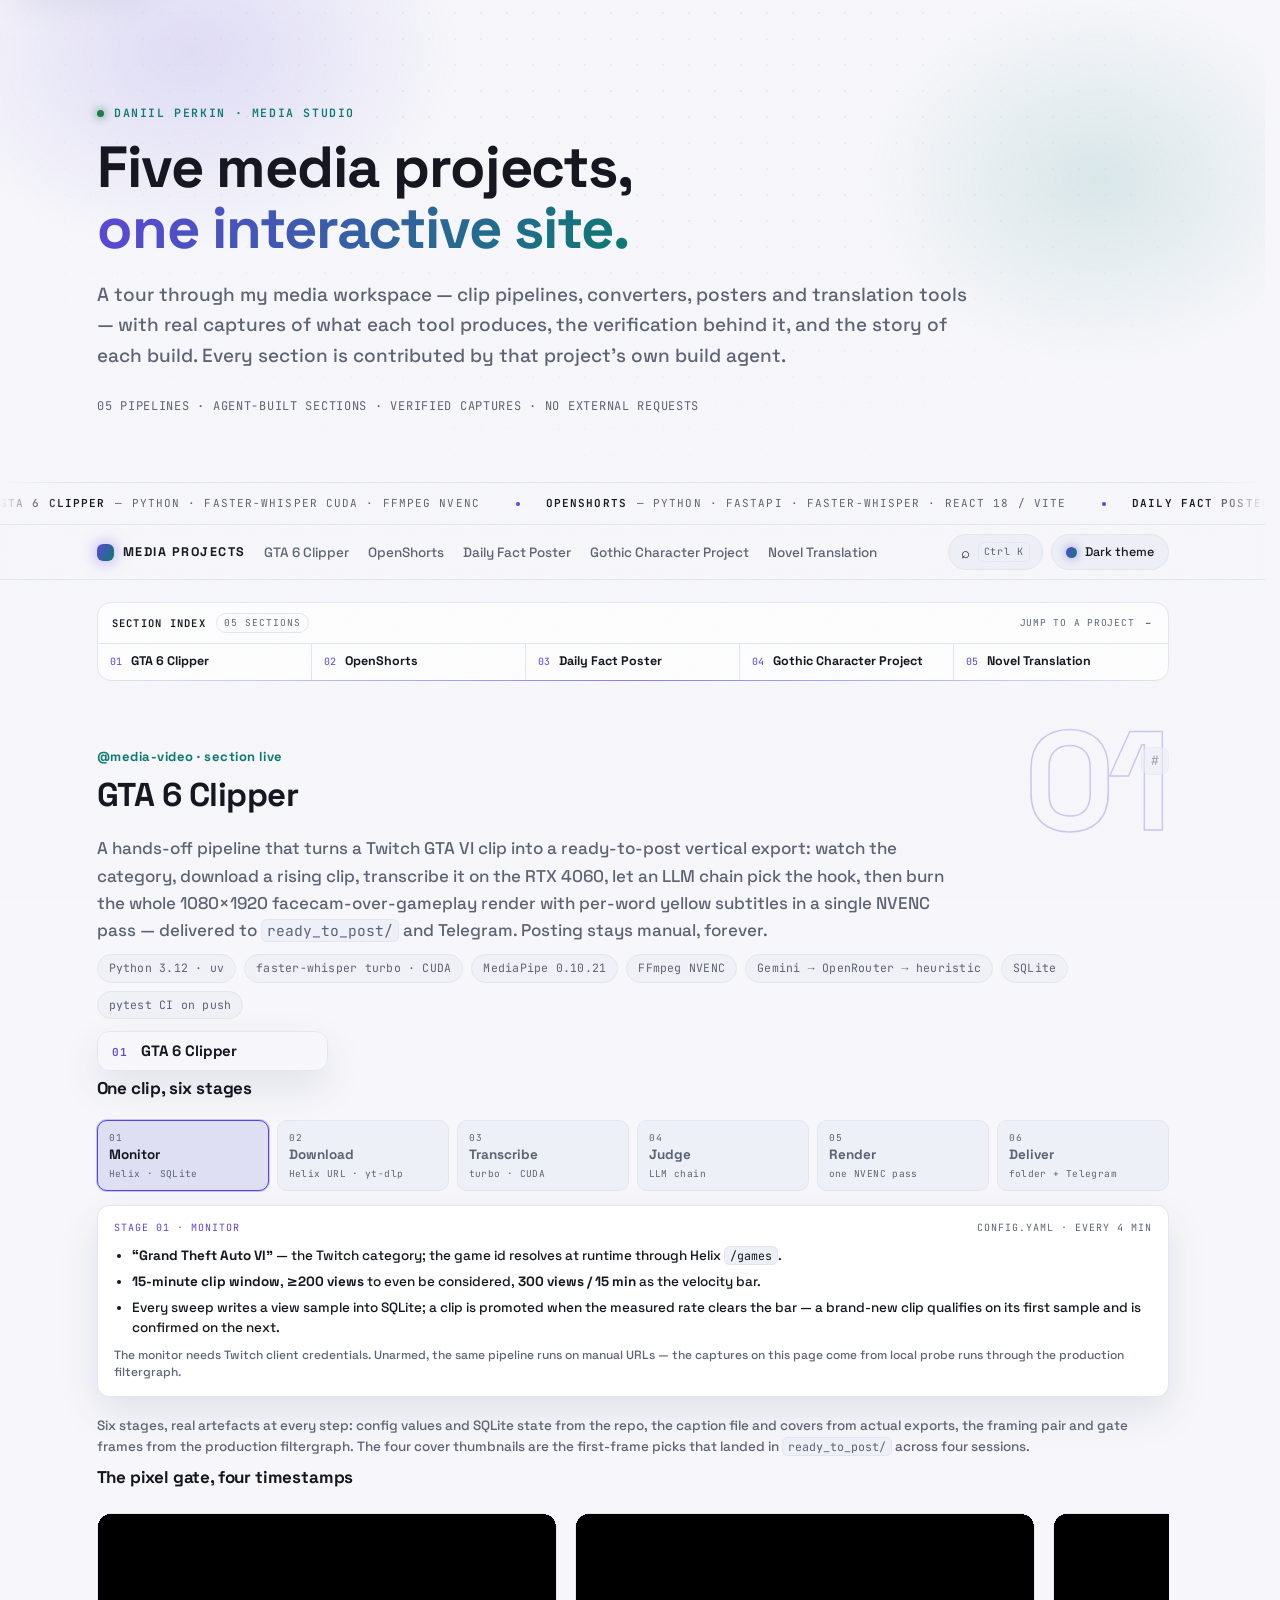
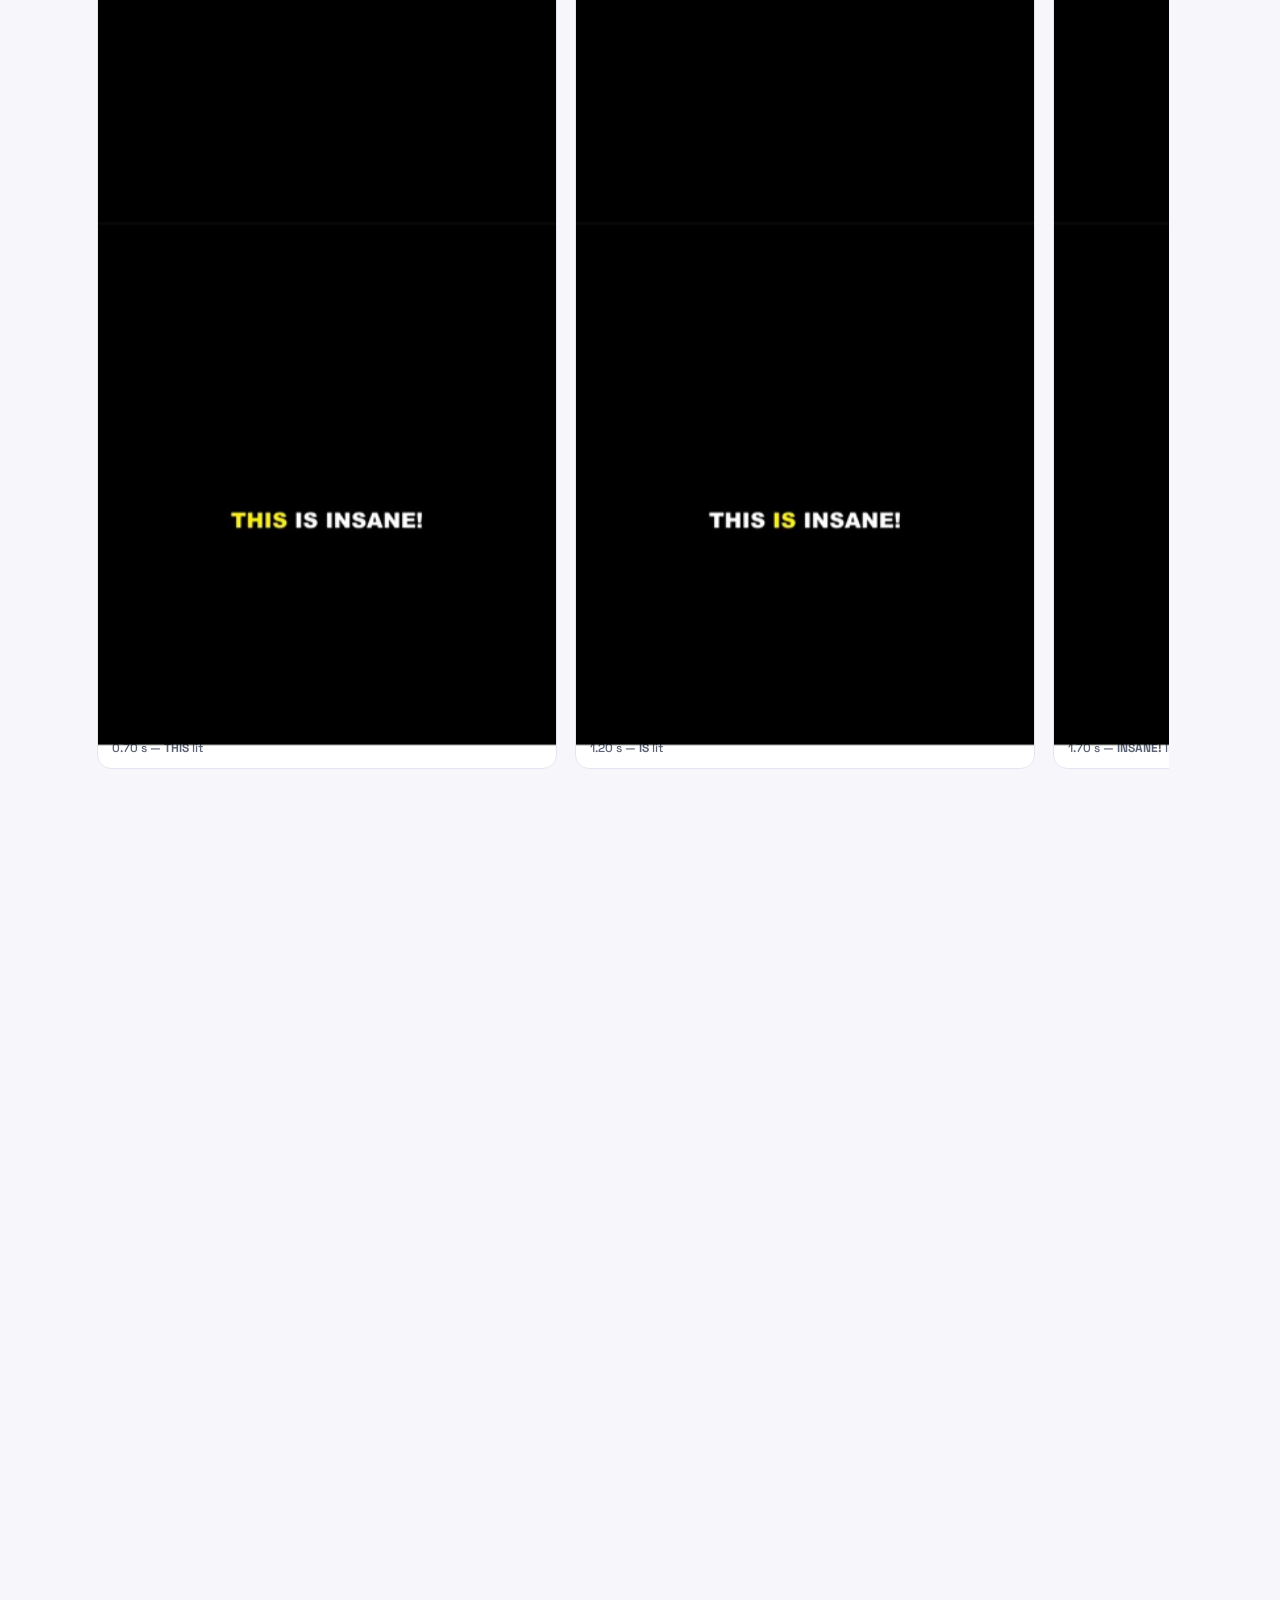
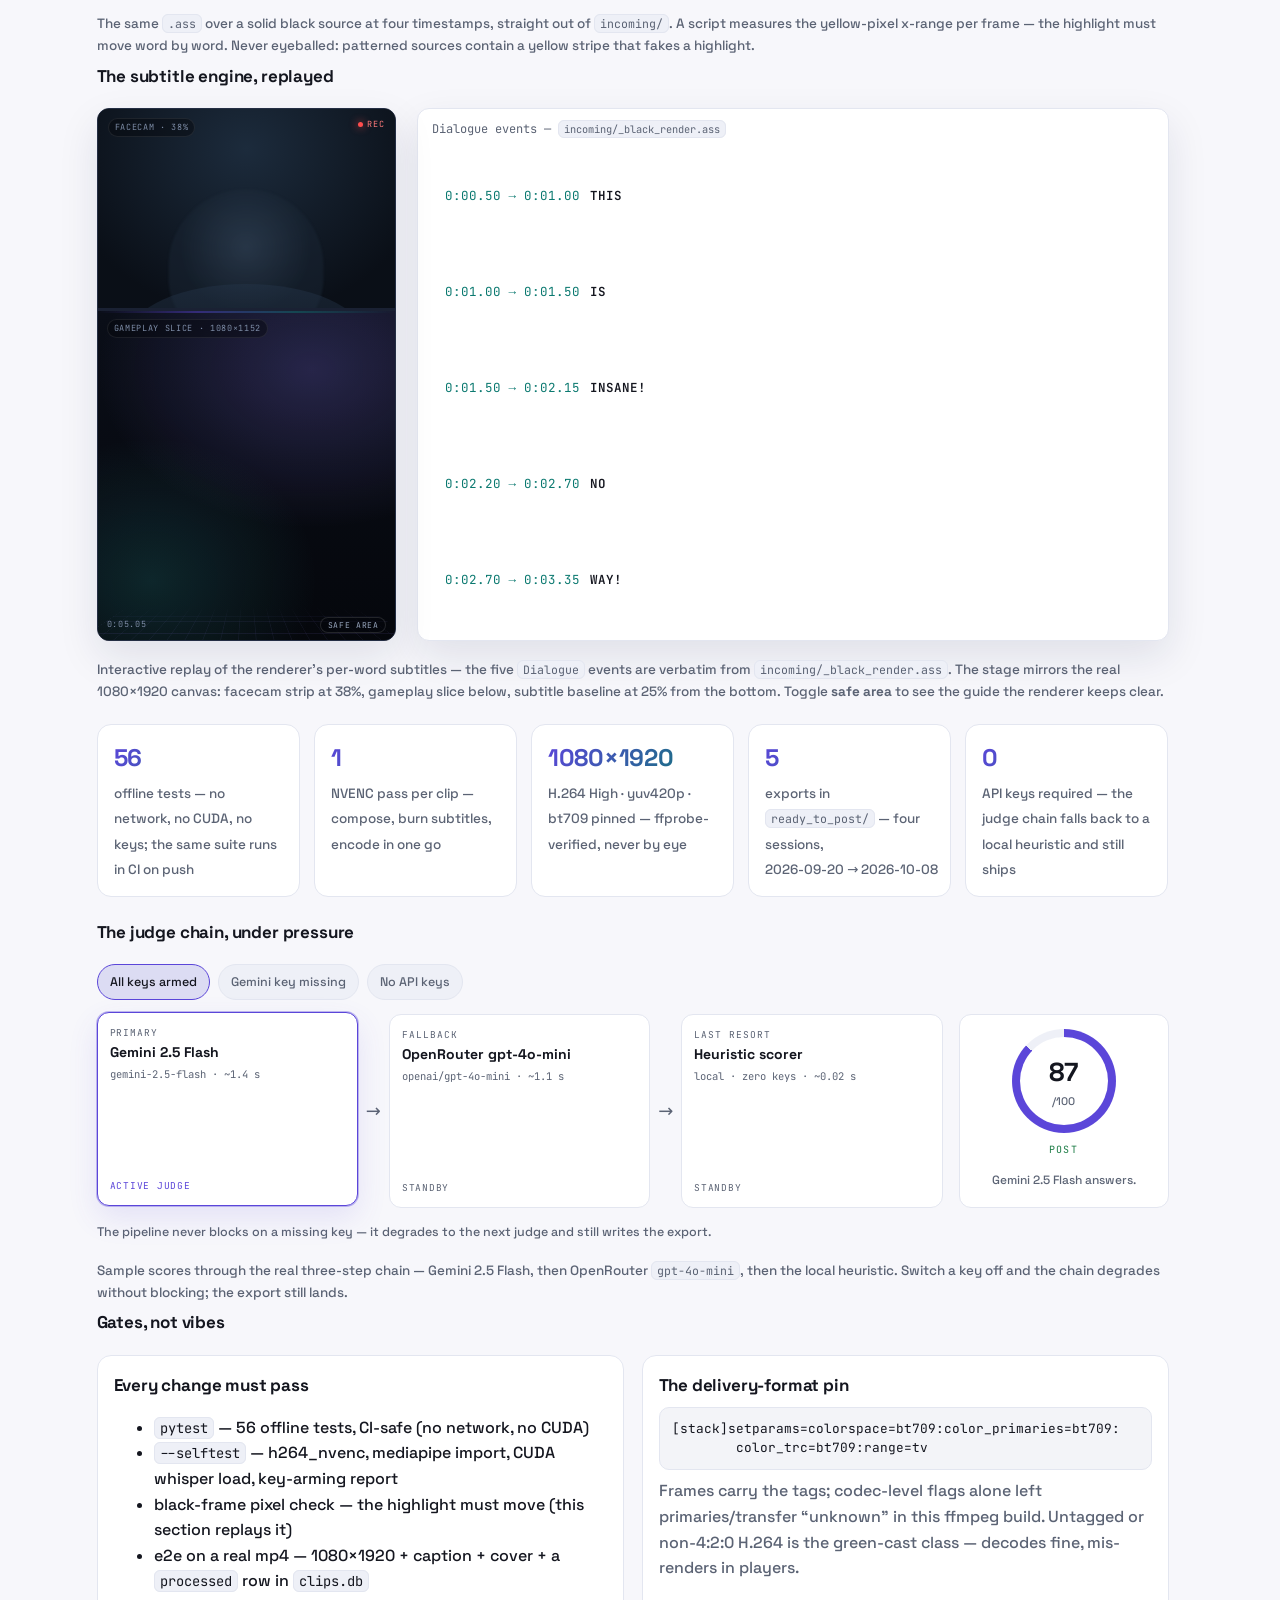
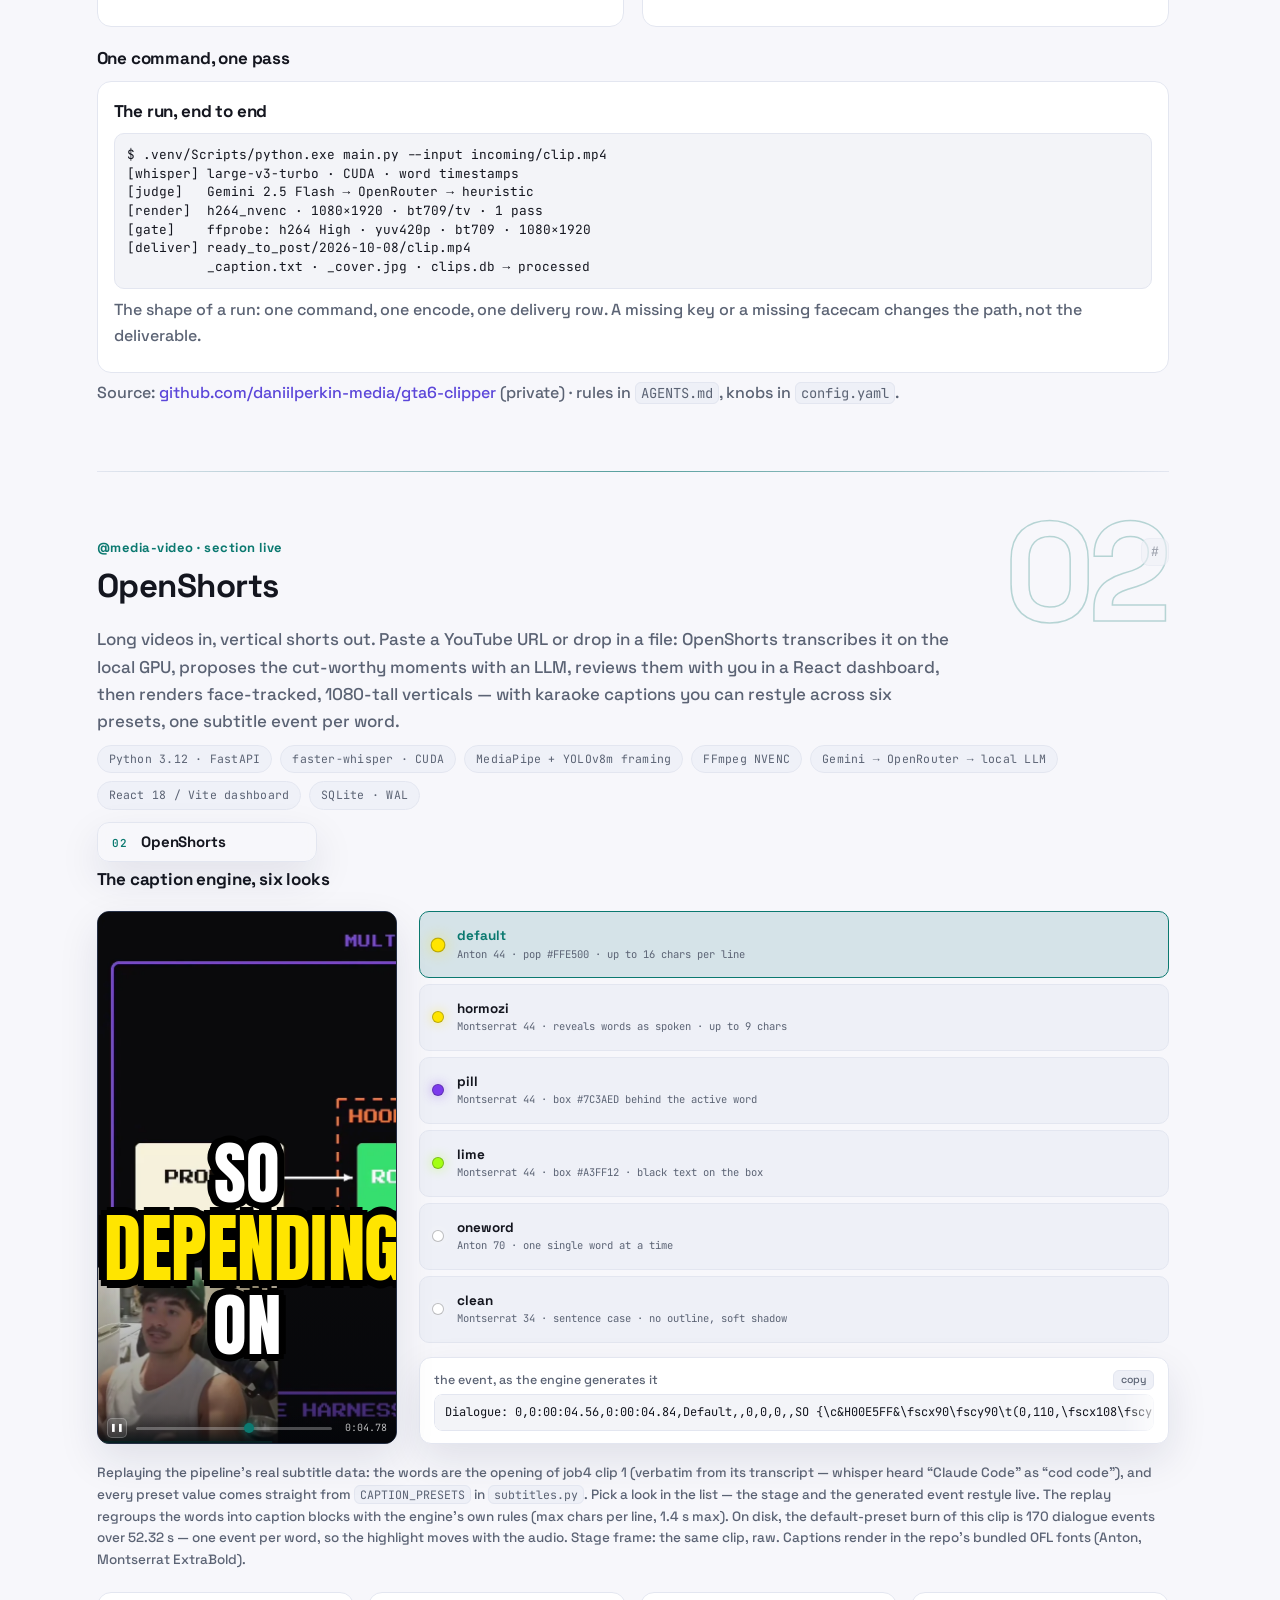
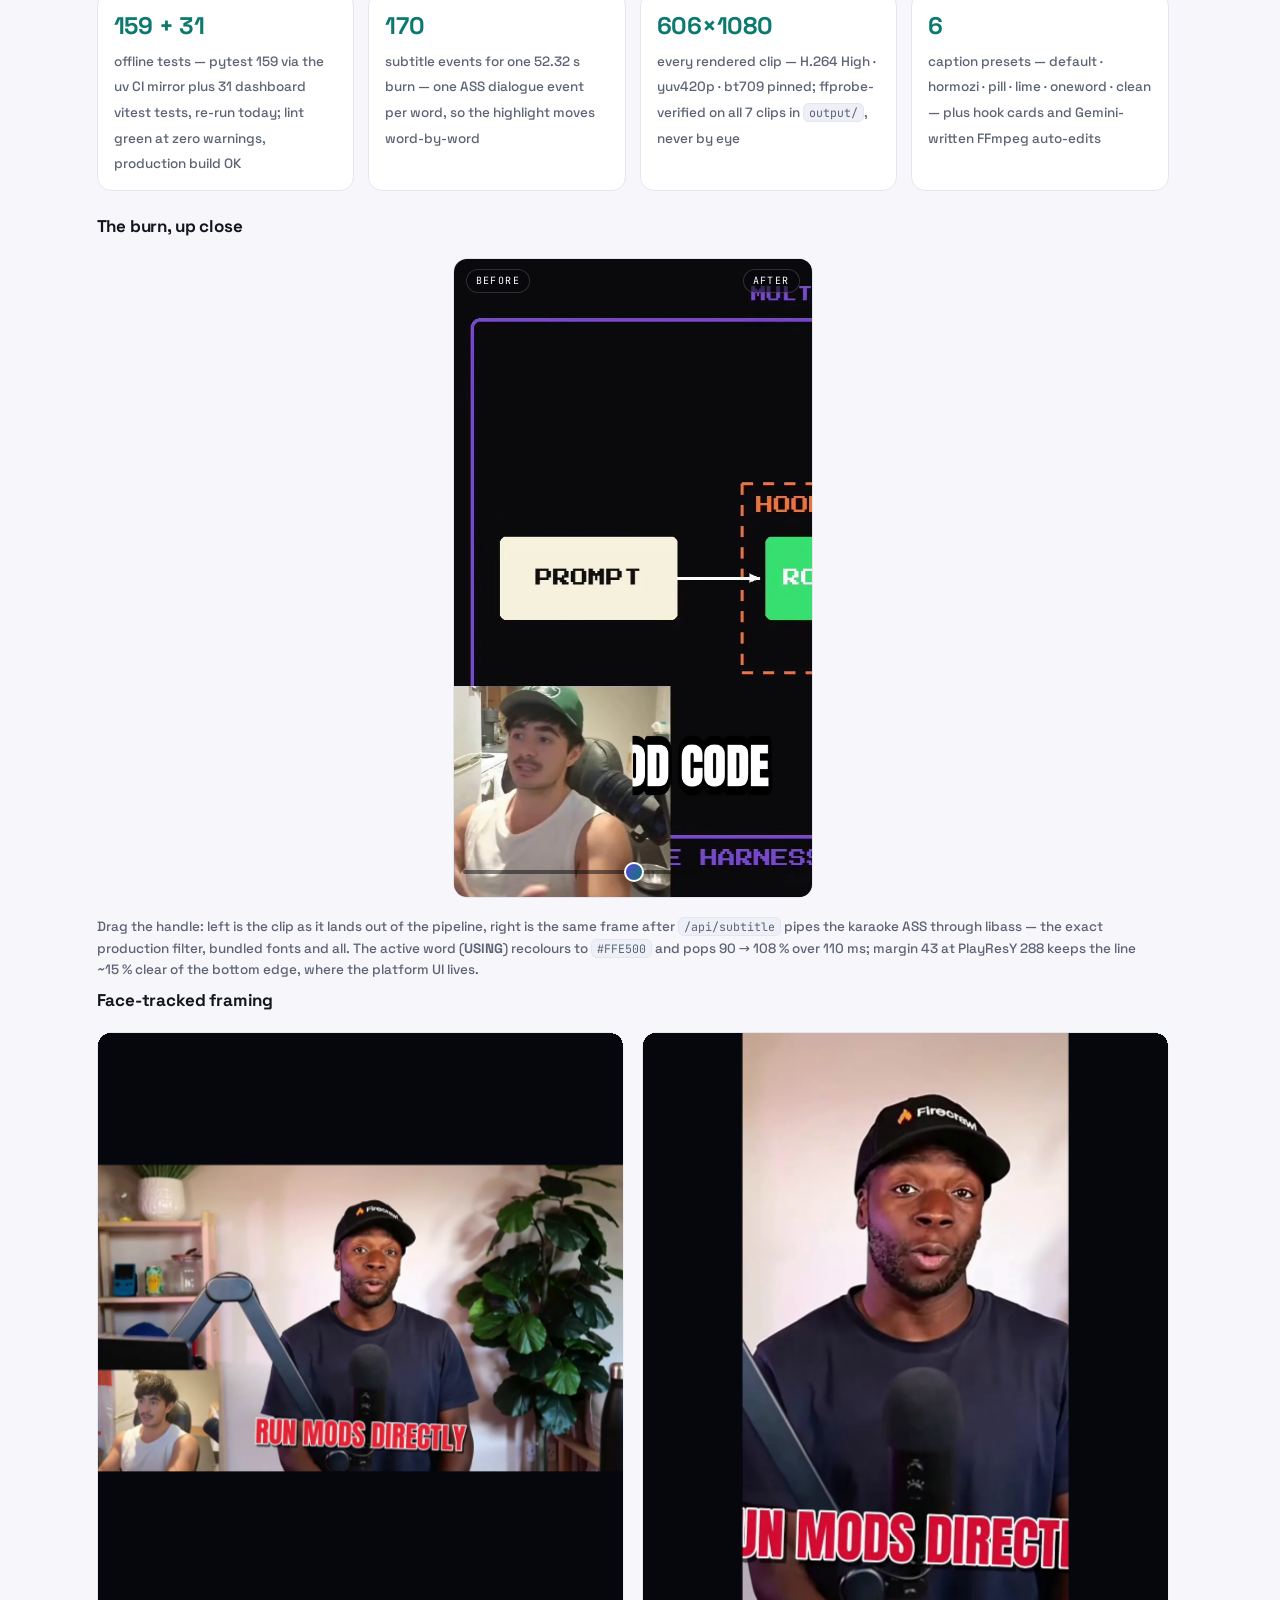
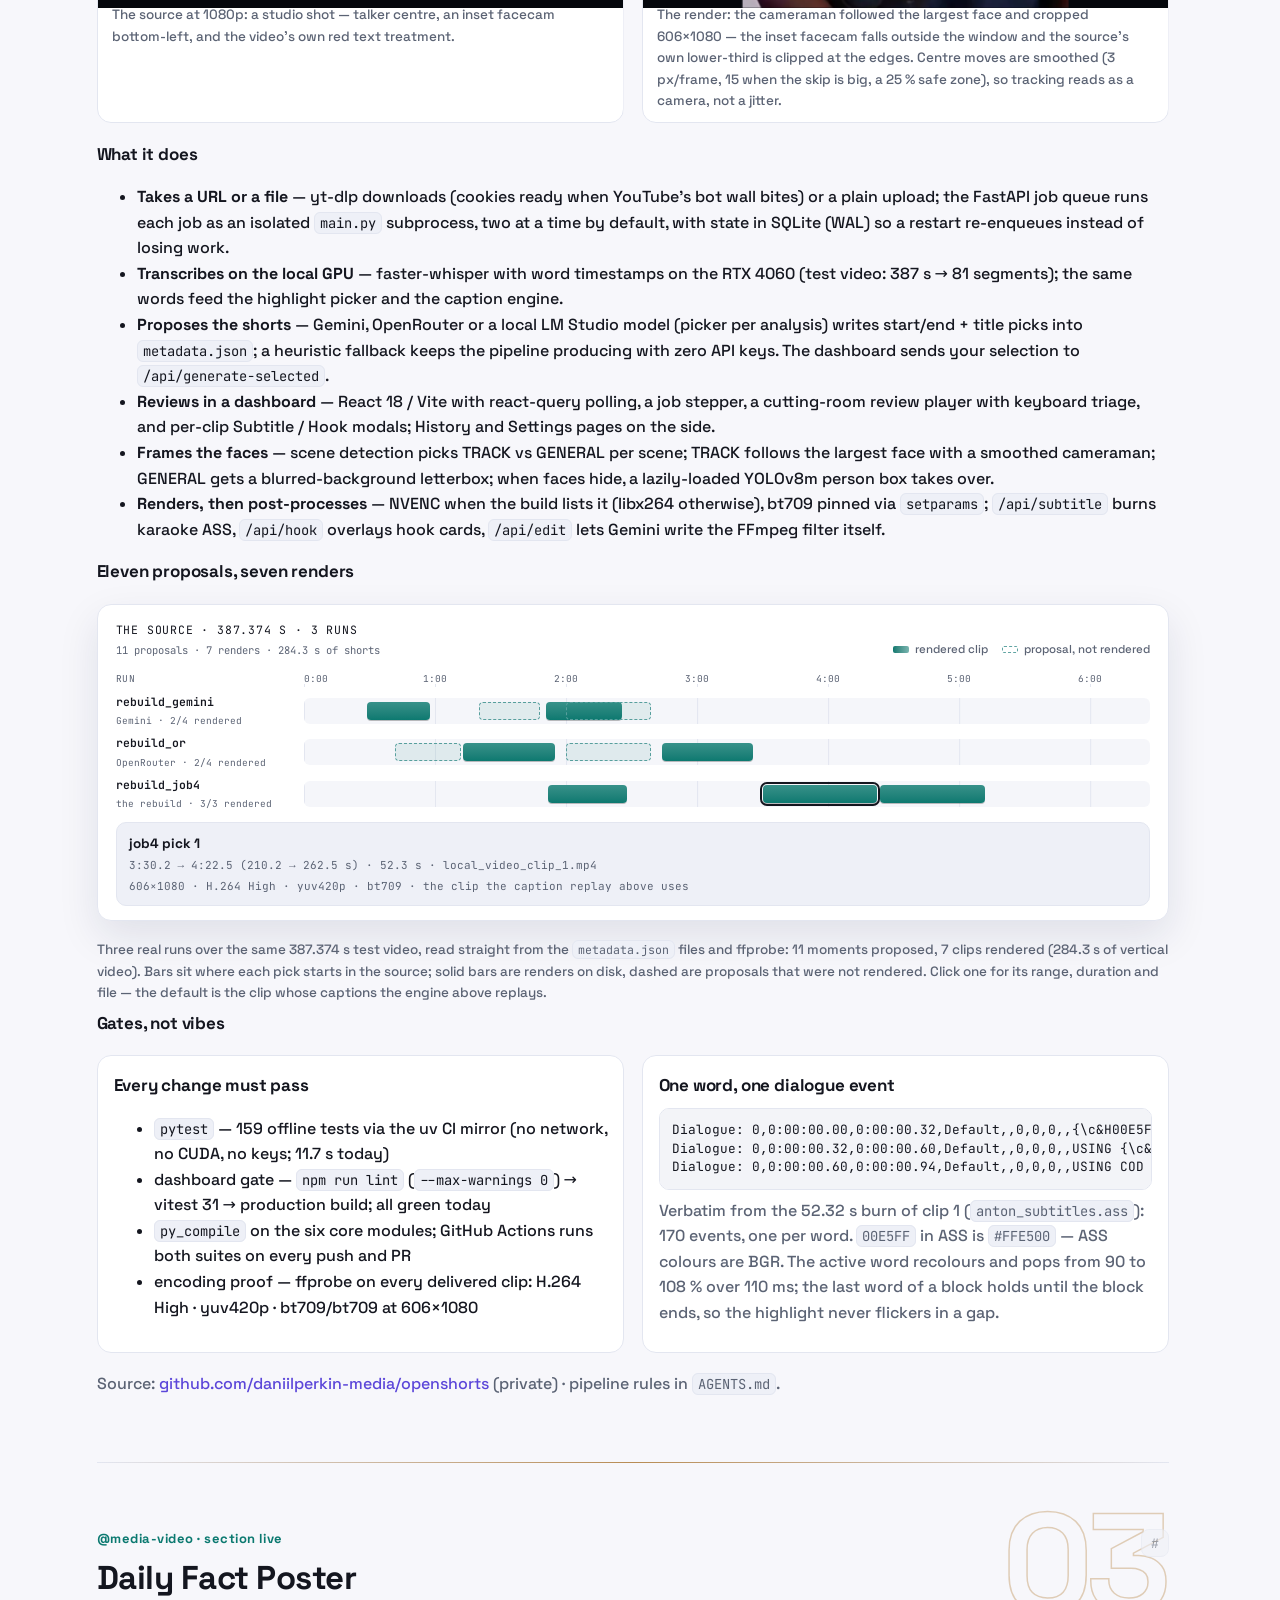
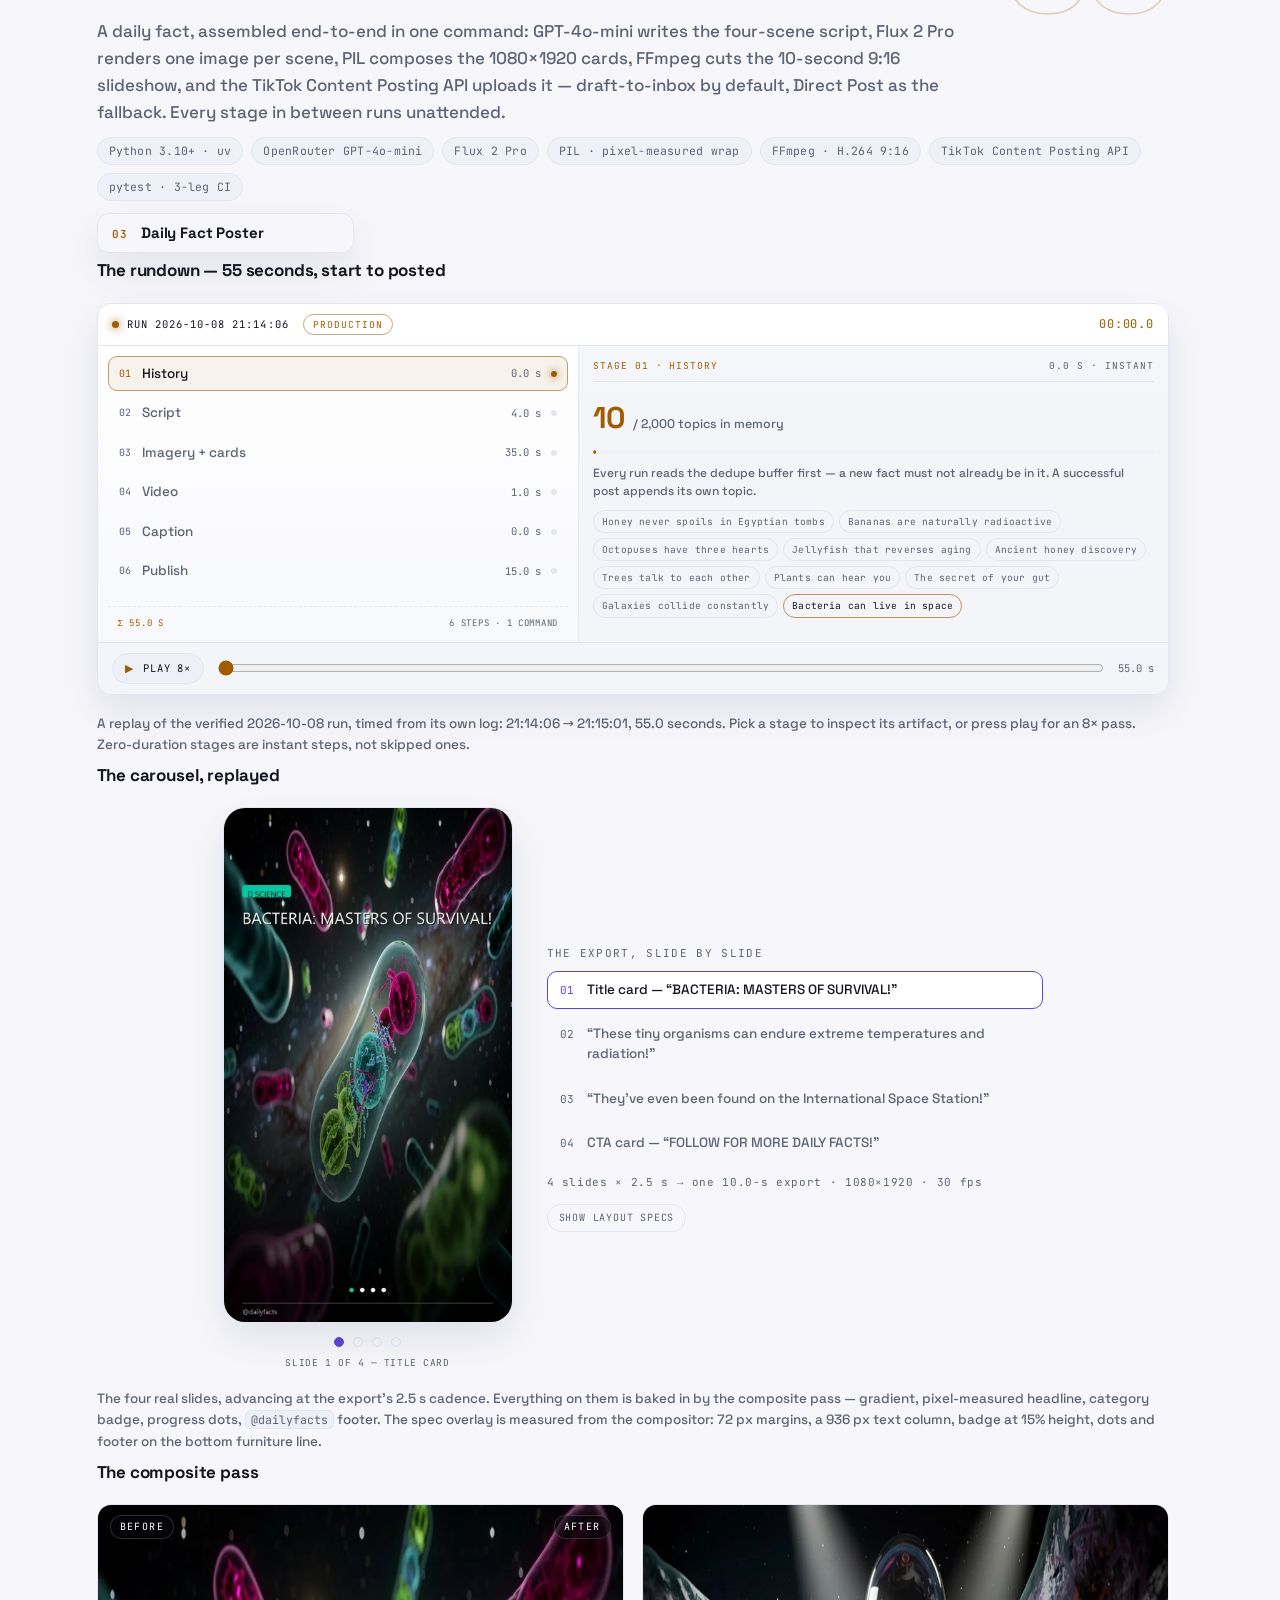
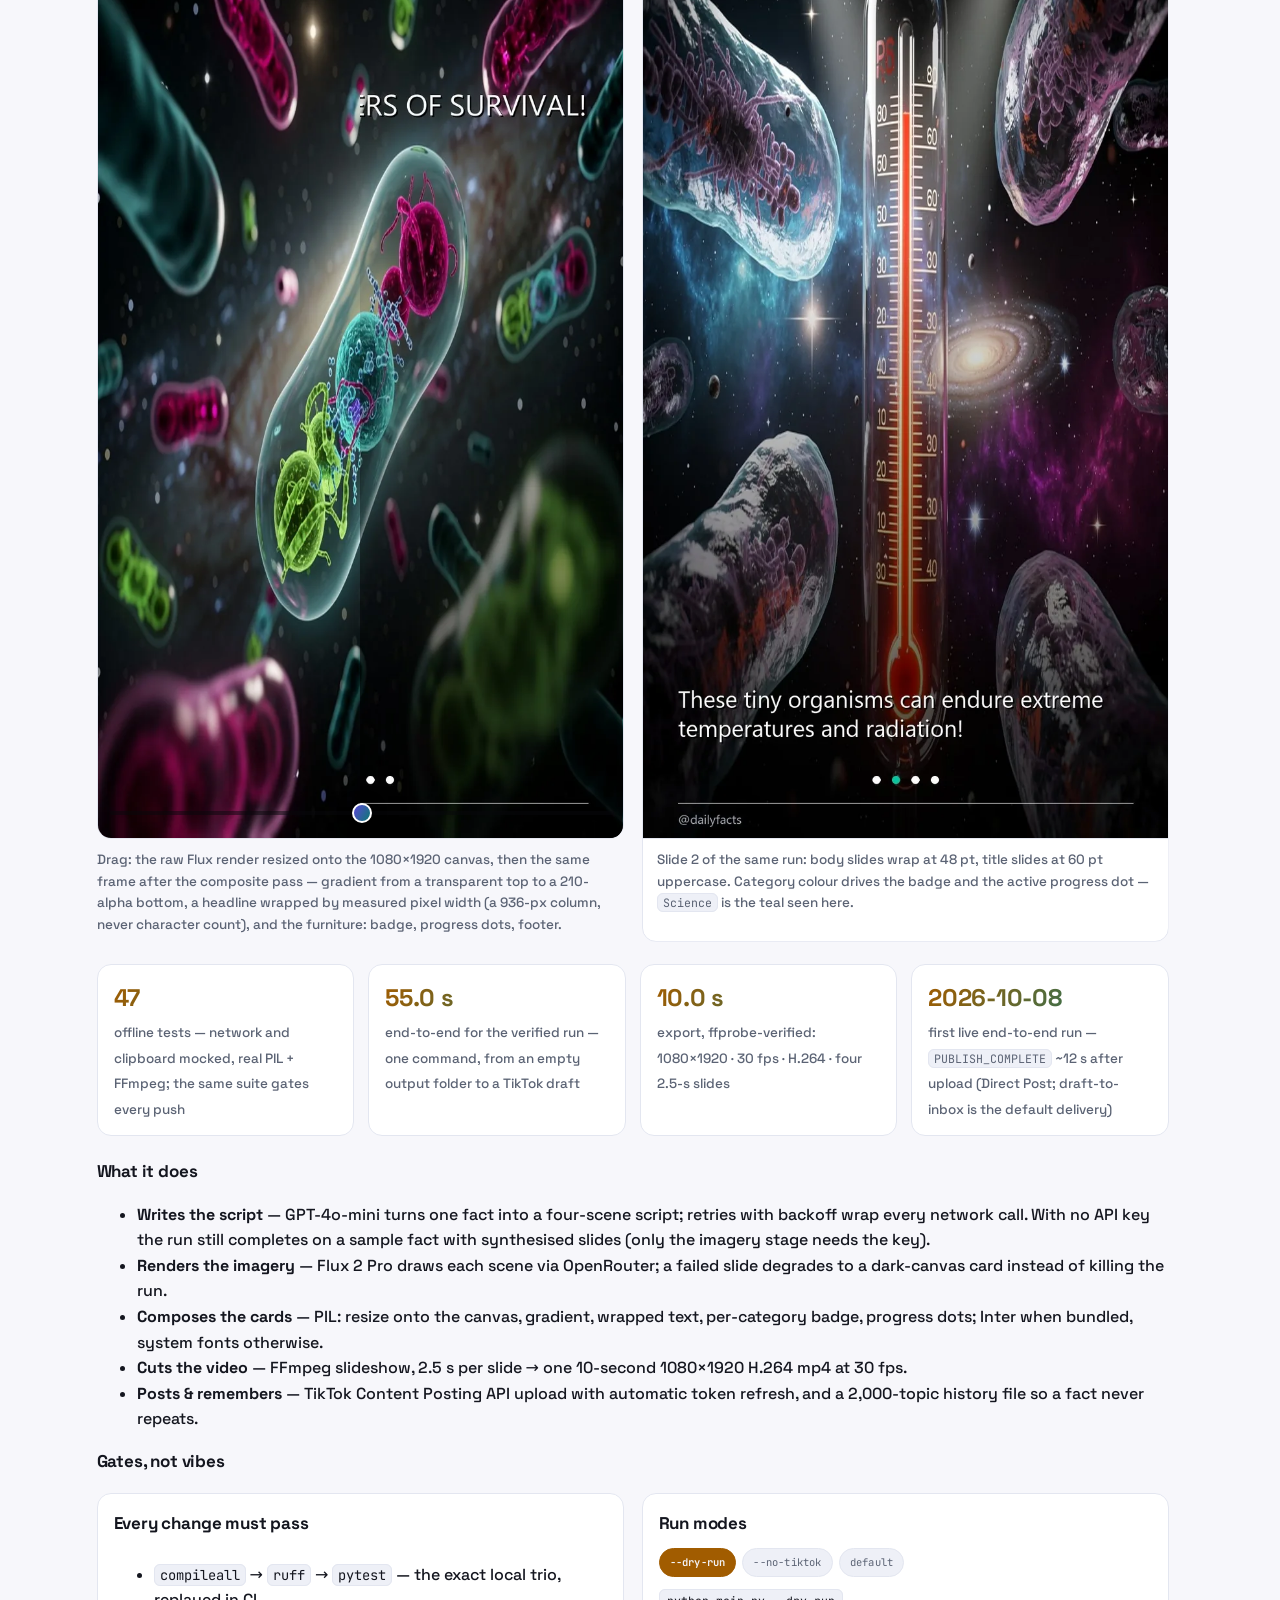
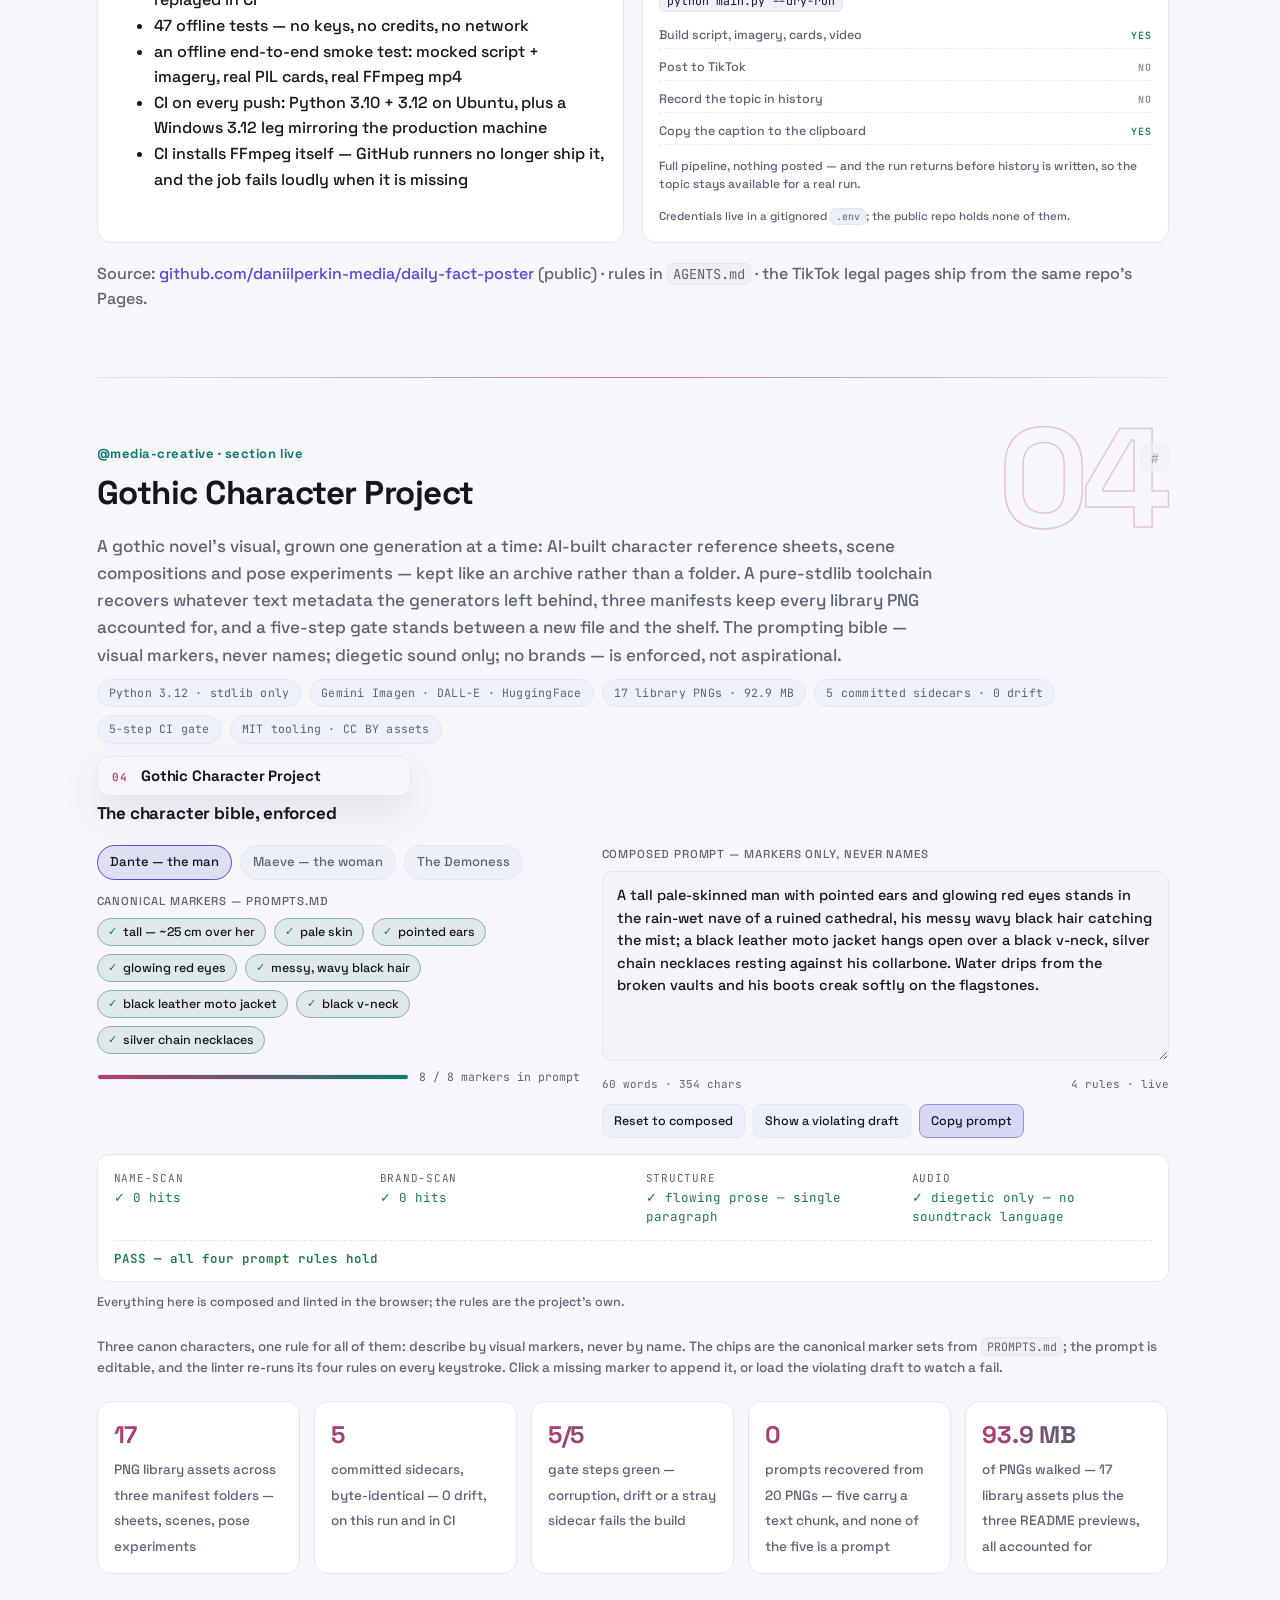
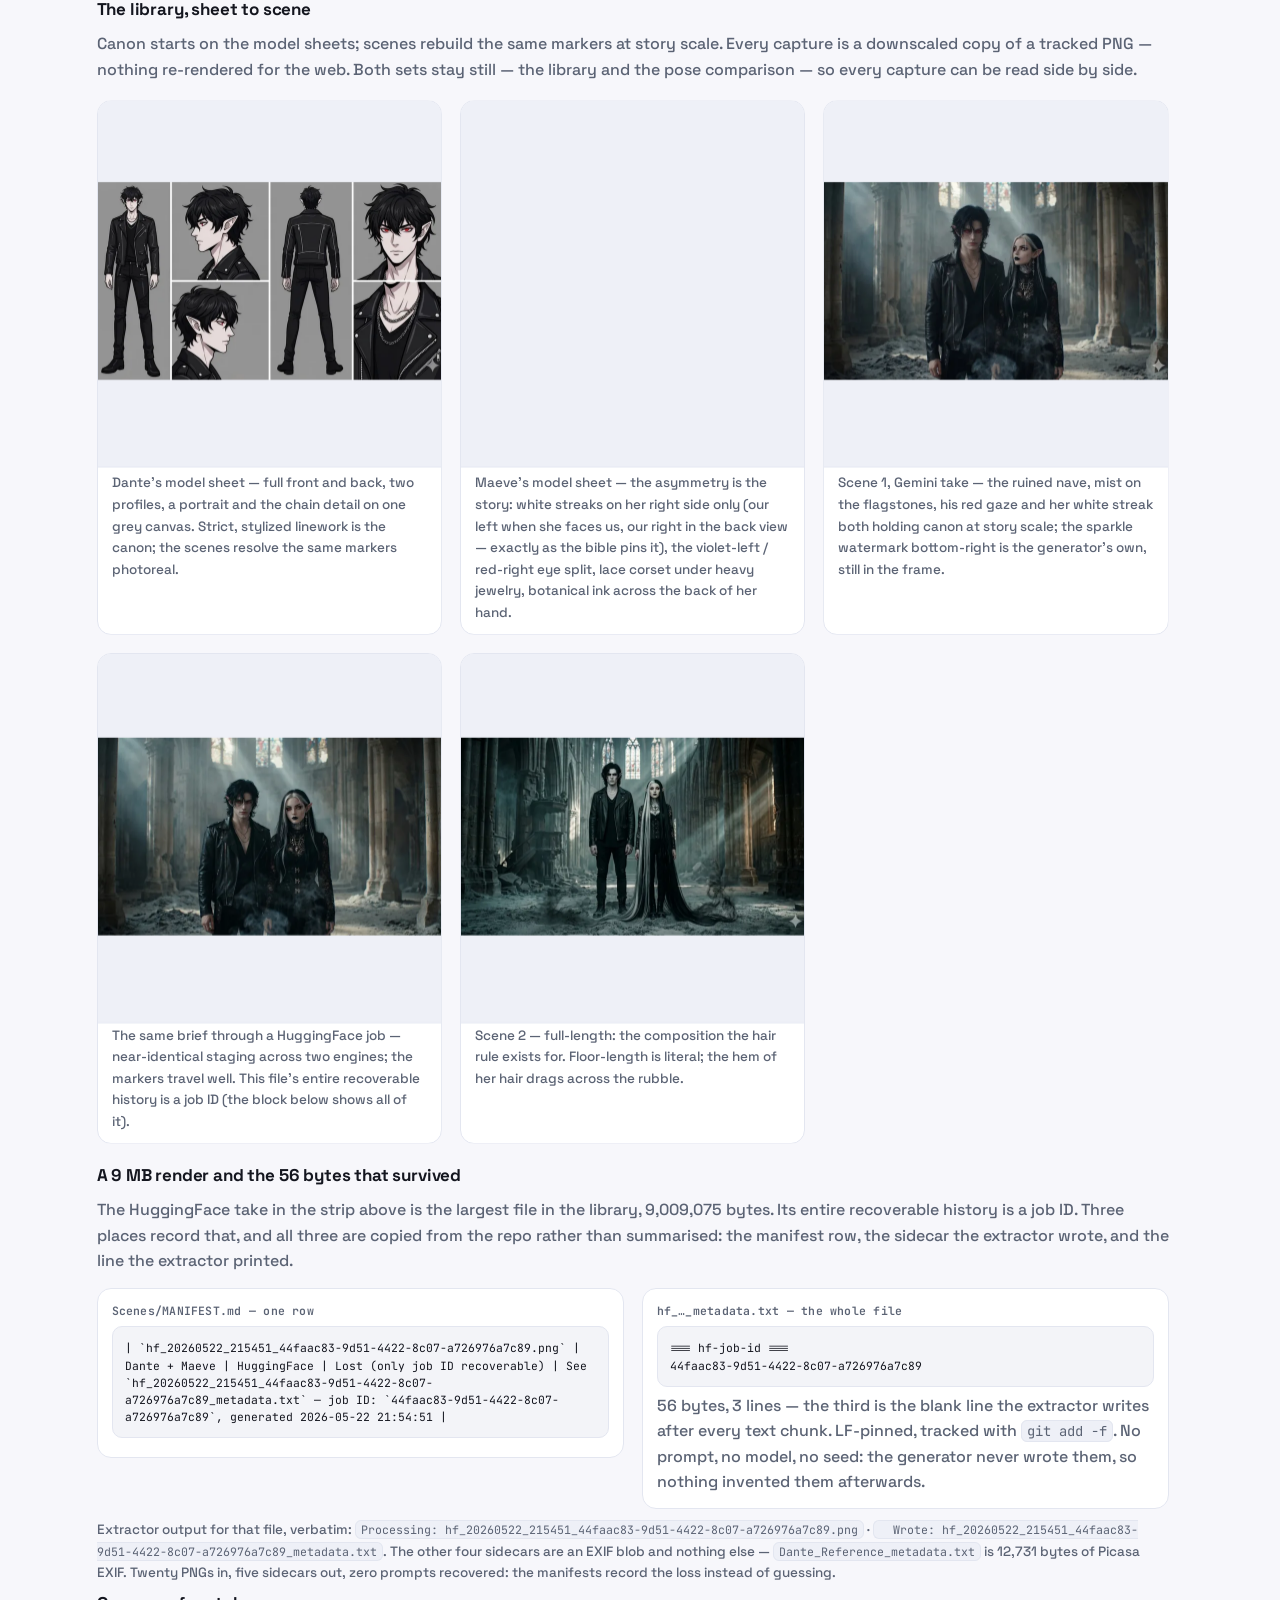
<file: index.html>
<!doctype html>
<html lang="en" data-theme="dark">
<head>
<meta charset="utf-8">
<meta name="viewport" content="width=device-width, initial-scale=1">
<meta name="description" content="Daniil Perkin's media studio: five pipelines, one interactive site — clip tools, converters, posters, translation; real captures, verified gates.">
<title>Media projects — Daniil Perkin</title>
<link rel="canonical" href="https://daniilperkin-media.github.io/media-projects/">
<link rel="icon" href="assets/favicon.svg" type="image/svg+xml">
<link rel="apple-touch-icon" href="assets/apple-touch-icon.png">
<meta name="theme-color" content="#08090d" media="(prefers-color-scheme: dark)">
<meta name="theme-color" content="#f7f7fb" media="(prefers-color-scheme: light)">
<meta property="og:type" content="website">
<meta property="og:site_name" content="Media projects — Daniil Perkin">
<meta property="og:title" content="Five media projects, one interactive site — Daniil Perkin">
<meta property="og:description" content="A tour through five media pipelines — clip tools, converters, posters and translation — with real captures, verified gates and the story of each build.">
<meta property="og:url" content="https://daniilperkin-media.github.io/media-projects/">
<meta property="og:image" content="https://daniilperkin-media.github.io/media-projects/sections/openshorts/assets/crop-source.webp">
<meta property="og:image:type" content="image/webp">
<meta property="og:image:width" content="1200">
<meta property="og:image:height" content="675">
<meta property="og:image:alt" content="OpenShorts source frame: a studio shot with the speaker centred and an inset facecam bottom-left">
<meta name="twitter:card" content="summary_large_image">
<meta name="twitter:title" content="Five media projects, one interactive site — Daniil Perkin">
<meta name="twitter:description" content="A tour through five media pipelines — clip tools, converters, posters and translation — with real captures, verified gates and the story of each build.">
<meta name="twitter:image" content="https://daniilperkin-media.github.io/media-projects/sections/openshorts/assets/crop-source.webp">
<meta name="twitter:image:alt" content="OpenShorts source frame: a studio shot with the speaker centred and an inset facecam bottom-left">
<script type="application/ld+json">
{
  "@context": "https://schema.org",
  "@type": "Person",
  "name": "Daniil Perkin",
  "email": "mailto:daniilperkin2004@gmail.com",
  "jobTitle": "Computer Science student",
  "affiliation": { "@type": "CollegeOrUniversity", "name": "University of Stuttgart" },
  "sameAs": [
    "https://www.linkedin.com/in/daniil-perkin-87b980446/",
    "https://github.com/daniilperkin"
  ]
}
</script>
<script>(function(){try{var t=localStorage.getItem('mp-theme');if(t==='light'||t==='dark'){document.documentElement.dataset.theme=t}else if(window.matchMedia('(prefers-color-scheme: light)').matches){document.documentElement.dataset.theme='light'}}catch(e){}try{if(!window.matchMedia('(prefers-reduced-motion: reduce)').matches){document.documentElement.classList.add('mp-anim')}}catch(e){}})();</script>
<link rel="stylesheet" href="assets/css/fonts.css">
<link rel="preload" href="assets/fonts/space-grotesk-700.woff2" as="font" type="font/woff2" crossorigin>
<link rel="preload" href="assets/fonts/space-grotesk-500.woff2" as="font" type="font/woff2" crossorigin>
<link rel="stylesheet" href="assets/css/tokens.css">
<link rel="stylesheet" href="assets/css/base.css">
<link rel="stylesheet" href="assets/css/components.css">
<link rel="stylesheet" href="assets/css/studio.css">
<link rel="stylesheet" href="assets/css/ui.css">
<link rel="stylesheet" href="sections/gta6-clipper/style.css">
<link rel="stylesheet" href="sections/openshorts/style.css">
<link rel="stylesheet" href="sections/daily-fact-poster/style.css">
<link rel="stylesheet" href="sections/gothic-character-project/style.css">
<link rel="stylesheet" href="sections/novel-translation/style.css">
</head>
<body>
<a class="skip" href="#main">Skip to content</a>
<div class="progressbar" aria-hidden="true"><i></i></div>
<header class="hero">
  <div class="hero-bg" aria-hidden="true"><i class="g1"></i><i class="g2"></i><span class="grid"></span></div>
  <div class="wrap">
    <p class="kicker"><span class="dot"></span>Daniil Perkin · media studio</p>
    <h1>Five media projects,&nbsp;<span class="grad">one interactive site.</span></h1>
    <p class="lede">A tour through my media workspace — clip pipelines, converters, posters and translation tools — with real captures of what each tool produces, the verification behind it, and the story of each build. Every section is contributed by that project's own build agent.</p>
    <p class="hero-meta">05 pipelines · agent-built sections · verified captures · no external requests</p>
  </div>
  <div class="ticker" aria-hidden="true"><div class="ticker-track"><span class="tk-item"><b>GTA 6 Clipper</b> — Python · faster-whisper CUDA · FFmpeg NVENC</span><span class="tk-item"><b>OpenShorts</b> — Python · FastAPI · faster-whisper · React 18 / Vite</span><span class="tk-item"><b>Daily Fact Poster</b> — Python · OpenRouter · PIL · FFmpeg</span><span class="tk-item"><b>Gothic Character Project</b> — Python (stdlib) · asset pipeline</span><span class="tk-item"><b>Novel Translation</b> — Python · Gemini · EPUB pipeline</span><span class="tk-item"><b>GTA 6 Clipper</b> — Python · faster-whisper CUDA · FFmpeg NVENC</span><span class="tk-item"><b>OpenShorts</b> — Python · FastAPI · faster-whisper · React 18 / Vite</span><span class="tk-item"><b>Daily Fact Poster</b> — Python · OpenRouter · PIL · FFmpeg</span><span class="tk-item"><b>Gothic Character Project</b> — Python (stdlib) · asset pipeline</span><span class="tk-item"><b>Novel Translation</b> — Python · Gemini · EPUB pipeline</span><span class="tk-item"><b>GTA 6 Clipper</b> — Python · faster-whisper CUDA · FFmpeg NVENC</span><span class="tk-item"><b>OpenShorts</b> — Python · FastAPI · faster-whisper · React 18 / Vite</span><span class="tk-item"><b>Daily Fact Poster</b> — Python · OpenRouter · PIL · FFmpeg</span><span class="tk-item"><b>Gothic Character Project</b> — Python (stdlib) · asset pipeline</span><span class="tk-item"><b>Novel Translation</b> — Python · Gemini · EPUB pipeline</span><span class="tk-item"><b>GTA 6 Clipper</b> — Python · faster-whisper CUDA · FFmpeg NVENC</span><span class="tk-item"><b>OpenShorts</b> — Python · FastAPI · faster-whisper · React 18 / Vite</span><span class="tk-item"><b>Daily Fact Poster</b> — Python · OpenRouter · PIL · FFmpeg</span><span class="tk-item"><b>Gothic Character Project</b> — Python (stdlib) · asset pipeline</span><span class="tk-item"><b>Novel Translation</b> — Python · Gemini · EPUB pipeline</span></div></div>
</header>
<nav class="topnav"><div class="wrap" id="topnav">
<span class="brand"><span class="brand-mark"></span><span class="brand-name">Media&nbsp;Projects</span></span>
<span class="nav-links"><a href="#gta6-clipper" data-num="01" data-kind="Python · faster-whisper CUDA · FFmpeg NVENC">GTA 6 Clipper</a>
<a href="#openshorts" data-num="02" data-kind="Python · FastAPI · faster-whisper · React 18 / Vite">OpenShorts</a>
<a href="#daily-fact-poster" data-num="03" data-kind="Python · OpenRouter · PIL · FFmpeg">Daily Fact Poster</a>
<a href="#gothic-character-project" data-num="04" data-kind="Python (stdlib) · asset pipeline">Gothic Character Project</a>
<a href="#novel-translation" data-num="05" data-kind="Python · Gemini · EPUB pipeline">Novel Translation</a></span>
<span class="nav-actions">
<button id="palette-open" class="palette-open" type="button" aria-label="Jump to a project (Ctrl+K)" aria-haspopup="dialog" aria-expanded="false"><span class="po-ico" aria-hidden="true">⌕</span><span class="po-kbd">Ctrl K</span></button>
<button id="theme-toggle" type="button">Light theme</button>
</span>
</div></nav>
<main class="wrap" id="main">
<details class="sec-index" id="section-index" open>
  <summary><span class="ix-t">Section index</span><span class="ix-count">05 sections</span><span class="ix-hint">jump to a project</span></summary>
  <nav class="ix-grid" aria-label="Section index">
<a href="#gta6-clipper"><span class="ix-n">01</span><span class="ix-name">GTA 6 Clipper</span></a>
<a href="#openshorts"><span class="ix-n">02</span><span class="ix-name">OpenShorts</span></a>
<a href="#daily-fact-poster"><span class="ix-n">03</span><span class="ix-name">Daily Fact Poster</span></a>
<a href="#gothic-character-project"><span class="ix-n">04</span><span class="ix-name">Gothic Character Project</span></a>
<a href="#novel-translation"><span class="ix-n">05</span><span class="ix-name">Novel Translation</span></a>
  </nav>
</details>
<script>if(window.matchMedia('(max-width:700px)').matches){document.getElementById('section-index').removeAttribute('open')}</script>
<section class="project" id="gta6-clipper">
  <header class="p-head">
    <p class="p-owner">@media-video · section live</p>
    <h2>GTA 6 Clipper</h2>
    <p class="p-lede">A hands-off pipeline that turns a Twitch GTA VI clip into a ready-to-post vertical export: watch the category, download a rising clip, transcribe it on the RTX 4060, let an LLM chain pick the hook, then burn the whole 1080&times;1920 facecam-over-gameplay render with per-word yellow subtitles in a single NVENC pass &mdash; delivered to <code>ready_to_post/</code> and Telegram. Posting stays manual, forever.</p>
    <p class="chips"><span class="chip">Python 3.12 · uv</span><span class="chip">faster-whisper turbo · CUDA</span><span class="chip">MediaPipe 0.10.21</span><span class="chip">FFmpeg NVENC</span><span class="chip">Gemini → OpenRouter → heuristic</span><span class="chip">SQLite</span><span class="chip">pytest CI on push</span></p>
  </header>

  <h3>One clip, six stages</h3>
  <div class="mount">
    <div class="g6-desk" id="g6-journey">
      <div class="g6-steps" role="group" aria-label="Pipeline stages — pick one to inspect what it produced">
        <button type="button" class="g6-step on" data-stage="monitor" aria-pressed="true"><span class="g6-n">01</span><span class="g6-lbl">Monitor</span><span class="g6-sub">Helix · SQLite</span></button>
        <button type="button" class="g6-step" data-stage="download" aria-pressed="false"><span class="g6-n">02</span><span class="g6-lbl">Download</span><span class="g6-sub">Helix URL · yt-dlp</span></button>
        <button type="button" class="g6-step" data-stage="transcribe" aria-pressed="false"><span class="g6-n">03</span><span class="g6-lbl">Transcribe</span><span class="g6-sub">turbo · CUDA</span></button>
        <button type="button" class="g6-step" data-stage="judge" aria-pressed="false"><span class="g6-n">04</span><span class="g6-lbl">Judge</span><span class="g6-sub">LLM chain</span></button>
        <button type="button" class="g6-step" data-stage="render" aria-pressed="false"><span class="g6-n">05</span><span class="g6-lbl">Render</span><span class="g6-sub">one NVENC pass</span></button>
        <button type="button" class="g6-step" data-stage="deliver" aria-pressed="false"><span class="g6-n">06</span><span class="g6-lbl">Deliver</span><span class="g6-sub">folder + Telegram</span></button>
      </div>
      <div class="g6-panels">
        <div class="g6-panel on" data-panel="monitor">
          <div class="g6-head"><span class="g6-kicker">STAGE 01 · MONITOR</span><span class="g6-meta">config.yaml · every 4 min</span></div>
          <ul class="g6-facts">
            <li><b>“Grand Theft Auto VI”</b> — the Twitch category; the game id resolves at runtime through Helix <code>/games</code>.</li>
            <li><b>15-minute clip window</b>, <b>≥200 views</b> to even be considered, <b>300 views / 15 min</b> as the velocity bar.</li>
            <li>Every sweep writes a view sample into SQLite; a clip is promoted when the measured rate clears the bar — a brand-new clip qualifies on its first sample and is confirmed on the next.</li>
          </ul>
          <p class="g6-small">The monitor needs Twitch client credentials. Unarmed, the same pipeline runs on manual URLs — the captures on this page come from local probe runs through the production filtergraph.</p>
        </div>
        <div class="g6-panel" data-panel="download">
          <div class="g6-head"><span class="g6-kicker">STAGE 02 · DOWNLOAD</span><span class="g6-meta">incoming/ · 37 files, 105 MB on disk</span></div>
          <ul class="g6-facts">
            <li>Twitch clips come down over Helix's <i>Get Clips Download</i> direct URL; Kick, YouTube and anything else fall back to yt-dlp — one downloader, two paths.</li>
            <li>Files land in <code>incoming/</code> as <code>&lt;platform&gt;_&lt;id&gt;.mp4</code>. Unknown sites get a stable id from the URL hash, e.g. <code>example.com_9f2c1a77be10.mp4</code>.</li>
            <li>Probe media is never auto-deleted (the workspace rule), so the render intermediates this section is built from are still on disk.</li>
          </ul>
        </div>
        <div class="g6-panel" data-panel="transcribe">
          <div class="g6-head"><span class="g6-kicker">STAGE 03 · TRANSCRIBE</span><span class="g6-meta">faster-whisper turbo · RTX 4060</span></div>
          <ul class="g6-facts">
            <li>faster-whisper <code>turbo</code> on CUDA (float16) with word-level timestamps; the CPU fallback is wired, and the selftest loads the model on CUDA in <b>~2 s</b>.</li>
            <li>Word timestamps are what the subtitle engine needs: one ASS <code>Dialogue</code> event per word, the active word recoloured — never a karaoke timer.</li>
          </ul>
          <pre>Dialogue: 0,0:00:00.50,0:00:01.00,Pop,,0,0,0,,{\c&amp;H0000EEFF&amp;}THIS{\c} IS INSANE!
Dialogue: 0,0:00:01.00,0:00:01.50,Pop,,0,0,0,,THIS {\c&amp;H0000EEFF&amp;}IS{\c} INSANE!</pre>
          <p class="g6-small">Verbatim from <code>incoming/_black_render.ass</code> — the script the pixel gate renders over black.</p>
        </div>
        <div class="g6-panel" data-panel="judge">
          <div class="g6-head"><span class="g6-kicker">STAGE 04 · JUDGE</span><span class="g6-meta">Gemini → OpenRouter → heuristic</span></div>
          <ul class="g6-facts">
            <li>Gemini 2.5 Flash picks the hook and writes the copy; OpenRouter <code>gpt-4o-mini</code> takes over when the primary fails; the local heuristic is the zero-key floor.</li>
            <li>Transient failures retry once (429/5xx, 5 s backoff) and deterministic errors fail fast to the next judge; every provider's output is normalised — timestamps clamped and snapped to word boundaries, caption and hashtag limits enforced.</li>
          </ul>
          <pre>GTA 6 MOMENT
You will not believe this GTA 6 clip 😭
#gta6 #gta6clips #streamer #fyp
🎥 incoming/probe_fmt2.mp4</pre>
          <p class="g6-small">A real caption file from the 2026-10-08 run — heuristic output, because no API keys were armed. With keys, the same shape is written by Gemini.</p>
        </div>
        <div class="g6-panel" data-panel="render">
          <div class="g6-head"><span class="g6-kicker">STAGE 05 · RENDER</span><span class="g6-meta">one NVENC pass · 1080×1920</span></div>
          <div class="ba">
            <img class="a" src="sections/gta6-clipper/assets/ba-split.webp" alt="Split render: a facecam strip on top (38%), a divider line, and the gameplay slice below" width="720" height="1280" loading="lazy" decoding="async">
            <img class="b" src="sections/gta6-clipper/assets/ba-single.webp" alt="Single-slice render: the gameplay fills the full 9:16 height, with no facecam strip" width="720" height="1280" loading="lazy" decoding="async">
            <input type="range" value="50" aria-label="Facecam split vs full-height single slice">
          </div>
          <ul class="g6-facts">
            <li><b>Split</b> — facecam strip (top 38%, preset box or MediaPipe-detected) stacked over the gameplay slice; the divider is drawn in the same pass.</li>
            <li><b>Single slice</b> — no facecam found, so the gameplay crop fills the full height. Same command, same encode.</li>
            <li>ffprobe on the latest render: <code>h264 · High · yuv420p · bt709/tv · 1080×1920</code> — pinned in the filtergraph and the encoder args, never left to chance.</li>
          </ul>
        </div>
        <div class="g6-panel" data-panel="deliver">
          <div class="g6-head"><span class="g6-kicker">STAGE 06 · DELIVER</span><span class="g6-meta">ready_to_post/ · 5 exports, 4 sessions</span></div>
          <div class="g6-covers">
            <figure class="shot"><img src="sections/gta6-clipper/assets/cover-2026-09-20.webp" alt="Cover thumbnail from the 2026-09-20 export" width="360" height="640" loading="lazy" decoding="async"><figcaption>2026-09-20</figcaption></figure>
            <figure class="shot"><img src="sections/gta6-clipper/assets/cover-2026-09-27.webp" alt="Cover thumbnail from the 2026-09-27 export" width="360" height="640" loading="lazy" decoding="async"><figcaption>2026-09-27</figcaption></figure>
            <figure class="shot"><img src="sections/gta6-clipper/assets/cover-2026-10-03.webp" alt="Cover thumbnail from the 2026-10-03 export" width="360" height="640" loading="lazy" decoding="async"><figcaption>2026-10-03</figcaption></figure>
            <figure class="shot"><img src="sections/gta6-clipper/assets/cover-2026-10-08.webp" alt="Cover thumbnail from the 2026-10-08 export" width="360" height="640" loading="lazy" decoding="async"><figcaption>2026-10-08</figcaption></figure>
          </div>
          <ul class="g6-facts">
            <li>Each export writes mp4 + caption + cover into <code>ready_to_post/YYYY-MM-DD/</code> and marks the clip <code>processed</code> in <code>clips.db</code>.</li>
            <li>Telegram takes the file when it fits the Bot API caps (≤45 MB video, ≤50 MB document; larger stays local) — and a delivery failure never aborts the run.</li>
          </ul>
        </div>
      </div>
    </div>
  </div>
  <p class="caption">Six stages, real artefacts at every step: config values and SQLite state from the repo, the caption file and covers from actual exports, the framing pair and gate frames from the production filtergraph. The four cover thumbnails are the first-frame picks that landed in <code>ready_to_post/</code> across four sessions.</p>
  <h3>The pixel gate, four timestamps</h3>
  <div class="strip g6-gate">
    <figure class="shot"><img src="sections/gta6-clipper/assets/gate-0.7.webp" alt="Black-frame gate at 0.70 s: THIS IS INSANE! with THIS highlighted yellow" width="360" height="640" loading="lazy" decoding="async"><figcaption>0.70 s — <b>THIS</b> lit</figcaption></figure>
    <figure class="shot"><img src="sections/gta6-clipper/assets/gate-1.2.webp" alt="Black-frame gate at 1.20 s: THIS IS INSANE! with IS highlighted yellow" width="360" height="640" loading="lazy" decoding="async"><figcaption>1.20 s — <b>IS</b> lit</figcaption></figure>
    <figure class="shot"><img src="sections/gta6-clipper/assets/gate-1.7.webp" alt="Black-frame gate at 1.70 s: THIS IS INSANE! with INSANE! highlighted yellow" width="360" height="640" loading="lazy" decoding="async"><figcaption>1.70 s — <b>INSANE!</b> lit</figcaption></figure>
    <figure class="shot"><img src="sections/gta6-clipper/assets/gate-2.4.webp" alt="Black-frame gate at 2.40 s: NO WAY! with NO highlighted yellow" width="360" height="640" loading="lazy" decoding="async"><figcaption>2.40 s — <b>NO</b> lit</figcaption></figure>
  </div>
  <p class="caption">The same <code>.ass</code> over a solid black source at four timestamps, straight out of <code>incoming/</code>. A script measures the yellow-pixel x-range per frame — the highlight must move word by word. Never eyeballed: patterned sources contain a yellow stripe that fakes a highlight.</p>
  <h3>The subtitle engine, replayed</h3>
  <div class="mount" id="subs-mount"></div>
  <p class="caption">Interactive replay of the renderer's per-word subtitles — the five <code>Dialogue</code> events are verbatim from <code>incoming/_black_render.ass</code>. The stage mirrors the real 1080&times;1920 canvas: facecam strip at 38%, gameplay slice below, subtitle baseline at 25% from the bottom. Toggle <b>safe area</b> to see the guide the renderer keeps clear.</p>

  <div class="kpis">
    <div class="kpi"><b>56</b><span>offline tests — no network, no CUDA, no keys; the same suite runs in CI on push</span></div>
    <div class="kpi"><b>1</b><span>NVENC pass per clip — compose, burn subtitles, encode in one go</span></div>
    <div class="kpi"><b>1080×1920</b><span>H.264 High · yuv420p · bt709 pinned — ffprobe-verified, never by eye</span></div>
    <div class="kpi"><b>5</b><span>exports in <code>ready_to_post/</code> — four sessions, <span class="nw">2026-09-20 → 2026-10-08</span></span></div>
    <div class="kpi"><b>0</b><span>API keys required — the judge chain falls back to a local heuristic and still ships</span></div>
  </div>
  <h3>The judge chain, under pressure</h3>
  <div class="mount" id="judge-mount"></div>
  <p class="caption">Sample scores through the real three-step chain — Gemini 2.5 Flash, then OpenRouter <code>gpt-4o-mini</code>, then the local heuristic. Switch a key off and the chain degrades without blocking; the export still lands.</p>

  <h3>Gates, not vibes</h3>
  <div class="grid-2">
    <div class="card">
      <h3>Every change must pass</h3>
      <ul>
        <li><code>pytest</code> — 56 offline tests, CI-safe (no network, no CUDA)</li>
        <li><code>--selftest</code> — h264_nvenc, mediapipe import, CUDA whisper load, key-arming report</li>
        <li>black-frame pixel check — the highlight must move (this section replays it)</li>
        <li>e2e on a real mp4 — 1080×1920 + caption + cover + a <code>processed</code> row in <code>clips.db</code></li>
      </ul>
    </div>
    <div class="card code">
      <h3>The delivery-format pin</h3>
      <pre>[stack]setparams=colorspace=bt709:color_primaries=bt709:
        color_trc=bt709:range=tv</pre>
      <p class="muted">Frames carry the tags; codec-level flags alone left primaries/transfer “unknown” in this ffmpeg build. Untagged or non-4:2:0 H.264 is the green-cast class — decodes fine, mis-renders in players.</p>
    </div>
  </div>
  <h3>One command, one pass</h3>
  <div class="card code receipt">
    <h3>The run, end to end</h3>
    <pre>$ .venv/Scripts/python.exe main.py --input incoming/clip.mp4
[whisper] large-v3-turbo · CUDA · word timestamps
[judge]   Gemini 2.5 Flash → OpenRouter → heuristic
[render]  h264_nvenc · 1080×1920 · bt709/tv · 1 pass
[gate]    ffprobe: h264 High · yuv420p · bt709 · 1080×1920
[deliver] ready_to_post/2026-10-08/clip.mp4
          _caption.txt · _cover.jpg · clips.db → processed</pre>
    <p class="muted">The shape of a run: one command, one encode, one delivery row. A missing key or a missing facecam changes the path, not the deliverable.</p>
  </div>

  <p class="muted">Source: <a href="https://github.com/daniilperkin-media/gta6-clipper">github.com/daniilperkin-media/gta6-clipper</a> (private) · rules in <code>AGENTS.md</code>, knobs in <code>config.yaml</code>.</p>
</section>
<section class="project" id="openshorts">
  <header class="p-head">
    <p class="p-owner">@media-video · section live</p>
    <h2>OpenShorts</h2>
    <p class="p-lede">Long videos in, vertical shorts out. Paste a YouTube URL or drop in a file: OpenShorts transcribes it on the local GPU, proposes the cut-worthy moments with an LLM, reviews them with you in a React dashboard, then renders face-tracked, 1080-tall verticals &mdash; with karaoke captions you can restyle across six presets, one subtitle event per word.</p>
    <p class="chips"><span class="chip">Python 3.12 · FastAPI</span><span class="chip">faster-whisper · CUDA</span><span class="chip">MediaPipe + YOLOv8m framing</span><span class="chip">FFmpeg NVENC</span><span class="chip">Gemini → OpenRouter → local LLM</span><span class="chip">React 18 / Vite dashboard</span><span class="chip">SQLite · WAL</span></p>
  </header>

  <h3>The caption engine, six looks</h3>
  <div class="mount" id="caps-mount"></div>
  <p class="caption">Replaying the pipeline's real subtitle data: the words are the opening of job4 clip 1 (verbatim from its transcript &mdash; whisper heard &ldquo;Claude Code&rdquo; as &ldquo;cod code&rdquo;), and every preset value comes straight from <code>CAPTION_PRESETS</code> in <code>subtitles.py</code>. Pick a look in the list &mdash; the stage and the generated event restyle live. The replay regroups the words into caption blocks with the engine's own rules (max chars per line, 1.4 s max). On disk, the default-preset burn of this clip is 170 dialogue events over 52.32 s &mdash; one event per word, so the highlight moves with the audio. Stage frame: the same clip, raw. Captions render in the repo's bundled OFL fonts (Anton, Montserrat ExtraBold).</p>

  <div class="kpis">
    <div class="kpi"><b>159 + 31</b><span>offline tests &mdash; pytest 159 via the uv CI mirror plus 31 dashboard vitest tests, re-run today; lint green at zero warnings, production build OK</span></div>
    <div class="kpi"><b>170</b><span>subtitle events for one 52.32 s burn &mdash; one ASS dialogue event per word, so the highlight moves word-by-word</span></div>
    <div class="kpi"><b>606×1080</b><span>every rendered clip &mdash; H.264 High · yuv420p · bt709 pinned; ffprobe-verified on all 7 clips in <code>output/</code>, never by eye</span></div>
    <div class="kpi"><b>6</b><span>caption presets &mdash; default · hormozi · pill · lime · oneword · clean &mdash; plus hook cards and Gemini-written FFmpeg auto-edits</span></div>
  </div>

  <h3>The burn, up close</h3>
  <div class="ba">
    <img class="a" src="sections/openshorts/assets/captions-raw.webp" alt="Render frame of clip 1 without captions" width="606" height="1080" loading="lazy" decoding="async">
    <img class="b" src="sections/openshorts/assets/captions-burned.webp" alt="The same frame after the karaoke ASS was piped through libass" width="606" height="1080" loading="lazy" decoding="async">
    <input type="range" value="50" aria-label="Raw render vs burned karaoke captions">
  </div>
  <p class="caption">Drag the handle: left is the clip as it lands out of the pipeline, right is the same frame after <code>/api/subtitle</code> pipes the karaoke ASS through libass &mdash; the exact production filter, bundled fonts and all. The active word (<b>USING</b>) recolours to <code>#FFE500</code> and pops 90&nbsp;→&nbsp;108&nbsp;% over 110&nbsp;ms; margin 43 at PlayResY 288 keeps the line ~15&nbsp;% clear of the bottom edge, where the platform UI lives.</p>

  <h3>Face-tracked framing</h3>
  <div class="strip framing-strip">
    <figure class="shot">
      <img src="sections/openshorts/assets/crop-source.webp" alt="Source frame at 1920×1080: a studio shot with the speaker centred, an inset facecam bottom-left and the video's own red text" width="1200" height="675" loading="lazy" decoding="async">
      <figcaption>The source at 1080p: a studio shot &mdash; talker centre, an inset facecam bottom-left, and the video's own red text treatment.</figcaption>
    </figure>
    <figure class="shot">
      <img src="sections/openshorts/assets/crop-clip.webp" alt="Rendered clip frame at 606×1080: a tight vertical crop centred on the speaker's face" width="606" height="1080" loading="lazy" decoding="async">
      <figcaption>The render: the cameraman followed the largest face and cropped 606&times;1080 &mdash; the inset facecam falls outside the window and the source's own lower-third is clipped at the edges. Centre moves are smoothed (3 px/frame, 15 when the skip is big, a 25&nbsp;% safe zone), so tracking reads as a camera, not a jitter.</figcaption>
    </figure>
  </div>

  <h3>What it does</h3>
  <ul>
    <li><b>Takes a URL or a file</b> &mdash; yt-dlp downloads (cookies ready when YouTube's bot wall bites) or a plain upload; the FastAPI job queue runs each job as an isolated <code>main.py</code> subprocess, two at a time by default, with state in SQLite (WAL) so a restart re-enqueues instead of losing work.</li>
    <li><b>Transcribes on the local GPU</b> &mdash; faster-whisper with word timestamps on the RTX 4060 (test video: 387 s → 81 segments); the same words feed the highlight picker and the caption engine.</li>
    <li><b>Proposes the shorts</b> &mdash; Gemini, OpenRouter or a local LM Studio model (picker per analysis) writes start/end + title picks into <code>metadata.json</code>; a heuristic fallback keeps the pipeline producing with zero API keys. The dashboard sends your selection to <code>/api/generate-selected</code>.</li>
    <li><b>Reviews in a dashboard</b> &mdash; React 18 / Vite with react-query polling, a job stepper, a cutting-room review player with keyboard triage, and per-clip Subtitle / Hook modals; History and Settings pages on the side.</li>
    <li><b>Frames the faces</b> &mdash; scene detection picks TRACK vs GENERAL per scene; TRACK follows the largest face with a smoothed cameraman; GENERAL gets a blurred-background letterbox; when faces hide, a lazily-loaded YOLOv8m person box takes over.</li>
    <li><b>Renders, then post-processes</b> &mdash; NVENC when the build lists it (libx264 otherwise), bt709 pinned via <code>setparams</code>; <code>/api/subtitle</code> burns karaoke ASS, <code>/api/hook</code> overlays hook cards, <code>/api/edit</code> lets Gemini write the FFmpeg filter itself.</li>
  </ul>

  <h3>Eleven proposals, seven renders</h3>
  <div class="mount" id="cut-mount"></div>
  <p class="caption">Three real runs over the same 387.374 s test video, read straight from the <code>metadata.json</code> files and ffprobe: 11 moments proposed, 7 clips rendered (284.3 s of vertical video). Bars sit where each pick starts in the source; solid bars are renders on disk, dashed are proposals that were not rendered. Click one for its range, duration and file &mdash; the default is the clip whose captions the engine above replays.</p>

  <h3>Gates, not vibes</h3>
  <div class="grid-2">
    <div class="card">
      <h3>Every change must pass</h3>
      <ul>
        <li><code>pytest</code> &mdash; 159 offline tests via the uv CI mirror (no network, no CUDA, no keys; 11.7 s today)</li>
        <li>dashboard gate &mdash; <code>npm run lint</code> (<code>--max-warnings 0</code>) → vitest 31 → production build; all green today</li>
        <li><code>py_compile</code> on the six core modules; GitHub Actions runs both suites on every push and PR</li>
        <li>encoding proof &mdash; ffprobe on every delivered clip: H.264 High · yuv420p · bt709/bt709 at 606×1080</li>
      </ul>
    </div>
    <div class="card code">
      <h3>One word, one dialogue event</h3>
      <pre>Dialogue: 0,0:00:00.00,0:00:00.32,Default,,0,0,0,,{\c&amp;H00E5FF&amp;\fscx90\fscy90\t(0,110,\fscx108\fscy108)}USING{\r} COD CODE
Dialogue: 0,0:00:00.32,0:00:00.60,Default,,0,0,0,,USING {\c&amp;H00E5FF&amp;\fscx90\fscy90\t(0,110,\fscx108\fscy108)}COD{\r} CODE
Dialogue: 0,0:00:00.60,0:00:00.94,Default,,0,0,0,,USING COD {\c&amp;H00E5FF&amp;\fscx90\fscy90\t(0,110,\fscx108\fscy108)}CODE{\r}</pre>
      <p class="muted">Verbatim from the 52.32 s burn of clip 1 (<code>anton_subtitles.ass</code>): 170 events, one per word. <code>00E5FF</code> in ASS is <code>#FFE500</code> &mdash; ASS colours are BGR. The active word recolours and pops from 90 to 108&nbsp;% over 110&nbsp;ms; the last word of a block holds until the block ends, so the highlight never flickers in a gap.</p>
    </div>
  </div>

  <p class="muted">Source: <a href="https://github.com/daniilperkin-media/openshorts">github.com/daniilperkin-media/openshorts</a> (private) · pipeline rules in <code>AGENTS.md</code>.</p>
</section>
<section class="project" id="daily-fact-poster">
  <header class="p-head">
    <p class="p-owner">@media-video · section live</p>
    <h2>Daily Fact Poster</h2>
    <p class="p-lede">A daily fact, assembled end-to-end in one command: GPT-4o-mini writes the four-scene script, Flux 2 Pro renders one image per scene, PIL composes the 1080&times;1920 cards, FFmpeg cuts the 10-second 9:16 slideshow, and the TikTok Content Posting API uploads it &mdash; draft-to-inbox by default, Direct Post as the fallback. Every stage in between runs unattended.</p>
    <p class="chips"><span class="chip">Python 3.10+ · uv</span><span class="chip">OpenRouter GPT-4o-mini</span><span class="chip">Flux 2 Pro</span><span class="chip">PIL · pixel-measured wrap</span><span class="chip">FFmpeg · H.264 9:16</span><span class="chip">TikTok Content Posting API</span><span class="chip">pytest · 3-leg CI</span></p>
  </header>

  <h3>The rundown — 55 seconds, start to posted</h3>
  <div class="mount">
    <div class="dfp-desk" id="dfp-rundown">
      <div class="dfp-desk-top">
        <span class="dfp-rec"><i aria-hidden="true"></i>RUN 2026-10-08 21:14:06</span>
        <span class="dfp-mode">PRODUCTION</span>
        <span class="dfp-clock" id="dfp-clock">00:00.0</span>
      </div>

      <div class="dfp-desk-body">
        <div class="dfp-steps" role="group" aria-label="Pipeline stages — pick one to inspect its artifact">
          <button type="button" class="dfp-step on" data-stage="history" data-at="0">
            <span class="dfp-n">01</span><span class="dfp-lbl">History</span><span class="dfp-dur">0.0 s</span><i class="dfp-dot" aria-hidden="true"></i>
          </button>
          <button type="button" class="dfp-step" data-stage="script" data-at="4">
            <span class="dfp-n">02</span><span class="dfp-lbl">Script</span><span class="dfp-dur">4.0 s</span><i class="dfp-dot" aria-hidden="true"></i>
          </button>
          <button type="button" class="dfp-step" data-stage="imagery" data-at="39">
            <span class="dfp-n">03</span><span class="dfp-lbl">Imagery + cards</span><span class="dfp-dur">35.0 s</span><i class="dfp-dot" aria-hidden="true"></i>
          </button>
          <button type="button" class="dfp-step" data-stage="video" data-at="40">
            <span class="dfp-n">04</span><span class="dfp-lbl">Video</span><span class="dfp-dur">1.0 s</span><i class="dfp-dot" aria-hidden="true"></i>
          </button>
          <button type="button" class="dfp-step" data-stage="caption" data-at="40">
            <span class="dfp-n">05</span><span class="dfp-lbl">Caption</span><span class="dfp-dur">0.0 s</span><i class="dfp-dot" aria-hidden="true"></i>
          </button>
          <button type="button" class="dfp-step" data-stage="publish" data-at="55">
            <span class="dfp-n">06</span><span class="dfp-lbl">Publish</span><span class="dfp-dur">15.0 s</span><i class="dfp-dot" aria-hidden="true"></i>
          </button>
          <p class="dfp-steps-foot"><span>&Sigma; 55.0 s</span><span>6 steps &middot; 1 command</span></p>
        </div>

        <div class="dfp-monitor">
          <div class="dfp-mon-head">
            <span id="dfp-mon-kicker">STAGE 01 · HISTORY</span>
            <span id="dfp-mon-meta">0.0 s · instant</span>
          </div>

          <div class="dfp-panels" id="dfp-panels">
            <div class="dfp-panel on" data-panel="history">
              <p class="dfp-big"><b>10</b><span>/ 2,000 topics in memory</span></p>
              <div class="dfp-bar" aria-hidden="true"><i></i></div>
              <p class="dfp-small">Every run reads the dedupe buffer first &mdash; a new fact must not already be in it. A successful post appends its own topic.</p>
              <ul class="dfp-topics">
                <li>Honey never spoils in Egyptian tombs</li>
                <li>Bananas are naturally radioactive</li>
                <li>Octopuses have three hearts</li>
                <li>Jellyfish that reverses aging</li>
                <li>Ancient honey discovery</li>
                <li>Trees talk to each other</li>
                <li>Plants can hear you</li>
                <li>The secret of your gut</li>
                <li>Galaxies collide constantly</li>
                <li class="on">Bacteria can live in space</li>
              </ul>
            </div>

            <div class="dfp-panel" data-panel="script">
              <p class="dfp-tag">SCIENCE</p>
              <p class="dfp-script-title">Bacteria Can Live in Space!</p>
              <ol class="dfp-scenes">
                <li><span>01</span>BACTERIA: MASTERS OF SURVIVAL!</li>
                <li><span>02</span>These tiny organisms can endure extreme temperatures and radiation!</li>
                <li><span>03</span>They&rsquo;ve even been found on the International Space Station!</li>
                <li><span>04</span>FOLLOW FOR MORE DAILY FACTS!</li>
              </ol>
              <p class="dfp-small">GPT-4o-mini &middot; 4 slides &middot; retried with backoff &middot; 4.0 s</p>
            </div>

            <div class="dfp-panel" data-panel="imagery">
              <div class="dfp-imgrow">
                <img src="sections/daily-fact-poster/assets/raw_canvas_1.webp" alt="Raw Flux 2 Pro render resized onto the 1080x1920 canvas — no text or overlays yet" width="810" height="1440" loading="lazy" decoding="async">
                <ul class="dfp-facts">
                  <li><b>4</b> renders &middot; 35.0 s</li>
                  <li>9 s &middot; 8 s &middot; 10 s &middot; 8 s</li>
                  <li>1,067 &middot; 1,282 &middot; 1,284 &middot; 826 KB</li>
                  <li>Flux 2 Pro via OpenRouter</li>
                </ul>
              </div>
              <p class="dfp-small">Each render lands on the canvas, then PIL composites the card in the same pass. A failed slide degrades to a dark-canvas card &mdash; the run never dies on one image.</p>
            </div>

            <div class="dfp-panel" data-panel="video">
              <div class="dfp-imgrow">
                <div class="dfp-vid">
                  <img src="sections/daily-fact-poster/assets/card_slide_1.webp" alt="The finished title card, used here as the video's poster frame" width="810" height="1440" loading="lazy" decoding="async">
                  <span class="dfp-playbadge" aria-hidden="true">&#9654;</span>
                </div>
                <ul class="dfp-facts">
                  <li><b>10.0 s</b> &middot; 1080&times;1920</li>
                  <li>30 fps &middot; H.264 High</li>
                  <li>4 &times; 2.5 s slides</li>
                  <li>963,419 bytes uploaded</li>
                </ul>
              </div>
              <p class="dfp-small">One FFmpeg slideshow pass, 1.0 s on this machine. The same file is what the uploader streams to TikTok &mdash; no re-encode after this point.</p>
            </div>

            <div class="dfp-panel" data-panel="caption">
              <p class="dfp-tag dfp-tag-alt">CAPTION &middot; CLIPBOARD</p>
              <p class="dfp-caption">Did you know that bacteria can withstand the vacuum of space and extreme radiation? &#128640;&#129440; This incredible discovery opens new doors to understanding life beyond Earth! &#127756;&#10024;</p>
              <p class="dfp-hashtags">#SpaceLife #Microbiology #Astrobiology #ScienceFacts #ExploreTheUniverse</p>
              <p class="dfp-small">Built from the same fact payload, then copied with an encoded PowerShell call &mdash; never spliced raw into a command line.</p>
            </div>

            <div class="dfp-panel" data-panel="publish">
              <div class="dfp-receipt">
                <p><span>publish_id</span><code>v_inbox_file~v2.7694376897077102599</code></p>
                <p><span>status</span><b>SEND_TO_USER_INBOX</b></p>
                <p><span>poll</span>0 s PROCESSING_UPLOAD &rarr; 5 s &rarr; 10 s inbox</p>
                <p><span>result</span>Draft delivered &mdash; finish the post in the app</p>
                <p><span>history</span>appended &middot; posted to ['TikTok']</p>
              </div>
              <p class="dfp-small">Inbox delivery is the default path. Direct Post is the fallback, and while the client is unaudited it only publishes to a private account.</p>
            </div>
          </div>
        </div>
      </div>

      <div class="dfp-transport">
        <button type="button" class="dfp-play" id="dfp-play"><span aria-hidden="true">&#9654;</span> Play 8&times;</button>
        <input type="range" id="dfp-scrub" min="0" max="55" step="0.1" value="0" aria-label="Run timeline, 0 to 55 seconds">
        <span class="dfp-total" id="dfp-total">55.0 s</span>
      </div>
    </div>
  </div>
  <p class="caption">A replay of the verified 2026-10-08 run, timed from its own log: 21:14:06 &rarr; 21:15:01, 55.0 seconds. Pick a stage to inspect its artifact, or press play for an 8&times; pass. Zero-duration stages are instant steps, not skipped ones.</p>

  <h3>The carousel, replayed</h3>
  <div class="mount">
    <div class="dfp-stage">
      <div class="dfp-left">
        <div class="dfp-phone" id="dfp-phone" role="img" aria-label="The four cards of the 2026-10-08 verified run, advancing at the export's 2.5-second cadence.">
          <img class="on" src="sections/daily-fact-poster/assets/card_slide_1.webp" alt='Slide 1 — title card, "BACTERIA: MASTERS OF SURVIVAL!", over the bacteria render' width="810" height="1440" loading="lazy" decoding="async">
          <img src="sections/daily-fact-poster/assets/card_slide_2.webp" alt='Slide 2 — "These tiny organisms can endure extreme temperatures and radiation!", over a thermometer render' width="810" height="1440" loading="lazy" decoding="async">
          <img src="sections/daily-fact-poster/assets/card_slide_3.webp" alt='Slide 3 — "They&#39;ve even been found on the International Space Station!", over an astronaut-at-the-window render' width="810" height="1440" loading="lazy" decoding="async">
          <img src="sections/daily-fact-poster/assets/card_slide_4.webp" alt='Slide 4 — CTA card, "FOLLOW FOR MORE DAILY FACTS!", over a galaxy render' width="810" height="1440" loading="lazy" decoding="async">
          <div class="dfp-spec" aria-hidden="true">
            <i class="dfp-guide gx1"></i><i class="dfp-guide gx2"></i>
            <i class="dfp-guide gy1"></i><i class="dfp-guide gy2"></i><i class="dfp-guide gy3"></i>
            <span class="dfp-slabel sl-badge">badge &middot; y 288</span>
            <span class="dfp-slabel sl-col">936 px text column</span>
            <span class="dfp-slabel sl-dots">dots &middot; y 1800</span>
            <span class="dfp-slabel sl-foot">footer &middot; y 1862</span>
            <span class="dfp-slabel sl-grad">gradient &rarr; &alpha;210</span>
          </div>
        </div>
        <div class="dfp-dots" role="group" aria-label="Choose a slide">
          <button type="button" class="on" aria-label="Show slide 1"></button>
          <button type="button" aria-label="Show slide 2"></button>
          <button type="button" aria-label="Show slide 3"></button>
          <button type="button" aria-label="Show slide 4"></button>
        </div>
        <p class="dfp-status" id="dfp-status" aria-live="polite">Slide 1 of 4 &mdash; title card</p>
      </div>
      <div class="dfp-side">
        <p class="dfp-kicker">The export, slide by slide</p>
        <ol class="dfp-rail" aria-label="Slide rail">
          <li><button type="button" class="on" aria-label="Show slide 1 — title card"><span class="n">01</span><span class="t">Title card — “BACTERIA: MASTERS OF SURVIVAL!”</span></button></li>
          <li><button type="button" aria-label="Show slide 2 — fact slide, the extremes"><span class="n">02</span><span class="t">“These tiny organisms can endure extreme temperatures and radiation!”</span></button></li>
          <li><button type="button" aria-label="Show slide 3 — fact slide, the ISS"><span class="n">03</span><span class="t">“They’ve even been found on the International Space Station!”</span></button></li>
          <li><button type="button" aria-label="Show slide 4 — closing call to action"><span class="n">04</span><span class="t">CTA card — “FOLLOW FOR MORE DAILY FACTS!”</span></button></li>
        </ol>
        <p class="dfp-meta">4 slides &times; 2.5&nbsp;s &rarr; one 10.0-s export &middot; 1080&times;1920 &middot; 30&nbsp;fps</p>
        <button type="button" class="dfp-specbtn" id="dfp-specbtn" aria-pressed="false">Show layout specs</button>
      </div>
    </div>
  </div>
  <p class="caption">The four real slides, advancing at the export's 2.5&nbsp;s cadence. Everything on them is baked in by the composite pass &mdash; gradient, pixel-measured headline, category badge, progress dots, <code>@dailyfacts</code> footer. The spec overlay is measured from the compositor: 72&nbsp;px margins, a 936&nbsp;px text column, badge at 15% height, dots and footer on the bottom furniture line.</p>

  <h3>The composite pass</h3>
  <div class="grid-2">
    <div>
      <div class="ba">
        <img class="a" src="sections/daily-fact-poster/assets/raw_canvas_1.webp" alt="The raw Flux render resized onto the 1080x1920 canvas — no text or overlays yet" width="810" height="1440" loading="lazy" decoding="async">
        <img class="b" src="sections/daily-fact-poster/assets/card_slide_1.webp" alt="The finished card — same scene with gradient, headline, badge and footer added" width="810" height="1440" loading="lazy" decoding="async">
        <input type="range" value="50" aria-label="Canvas before overlays vs finished card">
      </div>
      <p class="caption">Drag: the raw Flux render resized onto the 1080&times;1920 canvas, then the same frame after the composite pass &mdash; gradient from a transparent top to a 210-alpha bottom, a headline wrapped by measured pixel width (a 936-px column, never character count), and the furniture: badge, progress dots, footer.</p>
    </div>
    <figure class="shot dfp-plate nopx">
      <img src="sections/daily-fact-poster/assets/card_slide_2.webp" alt='Slide 2 — "These tiny organisms can endure extreme temperatures and radiation!"' width="810" height="1440" loading="lazy" decoding="async">
      <figcaption>Slide 2 of the same run: body slides wrap at 48&nbsp;pt, title slides at 60&nbsp;pt uppercase. Category colour drives the badge and the active progress dot &mdash; <code>Science</code> is the teal seen here.</figcaption>
    </figure>
  </div>

  <div class="kpis">
    <div class="kpi"><b>47</b><span>offline tests &mdash; network and clipboard mocked, real PIL + FFmpeg; the same suite gates every push</span></div>
    <div class="kpi"><b>55.0 s</b><span>end-to-end for the verified run &mdash; one command, from an empty output folder to a TikTok draft</span></div>
    <div class="kpi"><b>10.0 s</b><span>export, ffprobe-verified: 1080&times;1920 &middot; 30&nbsp;fps &middot; H.264 &middot; four 2.5-s slides</span></div>
    <div class="kpi"><b>2026-10-08</b><span>first live end-to-end run &mdash; <code>PUBLISH_COMPLETE</code> ~12&nbsp;s after upload (Direct Post; draft-to-inbox is the default delivery)</span></div>
  </div>

  <h3>What it does</h3>
  <ul>
    <li><b>Writes the script</b> &mdash; GPT-4o-mini turns one fact into a four-scene script; retries with backoff wrap every network call. With no API key the run still completes on a sample fact with synthesised slides (only the imagery stage needs the key).</li>
    <li><b>Renders the imagery</b> &mdash; Flux 2 Pro draws each scene via OpenRouter; a failed slide degrades to a dark-canvas card instead of killing the run.</li>
    <li><b>Composes the cards</b> &mdash; PIL: resize onto the canvas, gradient, wrapped text, per-category badge, progress dots; Inter when bundled, system fonts otherwise.</li>
    <li><b>Cuts the video</b> &mdash; FFmpeg slideshow, 2.5&nbsp;s per slide &rarr; one 10-second 1080&times;1920 H.264 mp4 at 30&nbsp;fps.</li>
    <li><b>Posts &amp; remembers</b> &mdash; TikTok Content Posting API upload with automatic token refresh, and a 2,000-topic history file so a fact never repeats.</li>
  </ul>

  <h3>Gates, not vibes</h3>
  <div class="grid-2 dfp-gates">
    <div class="card">
      <h3>Every change must pass</h3>
      <ul>
        <li><code>compileall</code> &rarr; <code>ruff</code> &rarr; <code>pytest</code> &mdash; the exact local trio, replayed in CI</li>
        <li>47 offline tests &mdash; no keys, no credits, no network</li>
        <li>an offline end-to-end smoke test: mocked script + imagery, real PIL cards, real FFmpeg mp4</li>
        <li>CI on every push: Python 3.10 + 3.12 on Ubuntu, plus a Windows 3.12 leg mirroring the production machine</li>
        <li>CI installs FFmpeg itself &mdash; GitHub runners no longer ship it, and the job fails loudly when it is missing</li>
      </ul>
    </div>
    <div class="card dfp-modes" id="dfp-modes">
      <h3>Run modes</h3>
      <div class="dfp-seg" role="group" aria-label="Run mode">
        <button type="button" class="on" data-mode="dry">--dry-run</button>
        <button type="button" data-mode="local">--no-tiktok</button>
        <button type="button" data-mode="post">default</button>
      </div>
      <p class="dfp-cmdline"><code id="dfp-cmd">python main.py --dry-run</code></p>
      <ul class="dfp-matrix" id="dfp-matrix">
        <li data-k="build"><span>Build script, imagery, cards, video</span><b>yes</b></li>
        <li data-k="post"><span>Post to TikTok</span><b>no</b></li>
        <li data-k="hist"><span>Record the topic in history</span><b>no</b></li>
        <li data-k="clip"><span>Copy the caption to the clipboard</span><b>yes</b></li>
      </ul>
      <p class="dfp-modenote" id="dfp-modenote" aria-live="polite">Full pipeline, nothing posted &mdash; and the run returns before history is written, so the topic stays available for a real run.</p>
      <p class="muted dfp-foot">Credentials live in a gitignored <code>.env</code>; the public repo holds none of them.</p>
    </div>
  </div>

  <p class="muted">Source: <a href="https://github.com/daniilperkin-media/daily-fact-poster">github.com/daniilperkin-media/daily-fact-poster</a> (public) &middot; rules in <code>AGENTS.md</code> &middot; the TikTok legal pages ship from the same repo's Pages.</p>
</section>
<section class="project" id="gothic-character-project">
  <header class="p-head">
    <p class="p-owner">@media-creative · section live</p>
    <h2>Gothic Character Project</h2>
    <p class="p-lede">A gothic novel's visual, grown one generation at a time: AI-built character reference sheets, scene compositions and pose experiments — kept like an archive rather than a folder. A pure-stdlib toolchain recovers whatever text metadata the generators left behind, three manifests keep every library PNG accounted for, and a five-step gate stands between a new file and the shelf. The prompting bible — visual markers, never names; diegetic sound only; no brands — is enforced, not aspirational.</p>
    <p class="chips"><span class="chip">Python 3.12 · stdlib only</span><span class="chip">Gemini Imagen · DALL-E · HuggingFace</span><span class="chip">17 library PNGs · 92.9 MB</span><span class="chip">5 committed sidecars · 0 drift</span><span class="chip">5-step CI gate</span><span class="chip">MIT tooling · CC BY assets</span></p>
  </header>

  <h3>The character bible, enforced</h3>
  <div class="mount" id="bible-mount"></div>
  <p class="caption">Three canon characters, one rule for all of them: describe by visual markers, never by name. The chips are the canonical marker sets from <code>PROMPTS.md</code>; the prompt is editable, and the linter re-runs its four rules on every keystroke. Click a missing marker to append it, or load the violating draft to watch a fail.</p>

  <div class="kpis">
    <div class="kpi"><b>17</b><span>PNG library assets across three manifest folders — sheets, scenes, pose experiments</span></div>
    <div class="kpi"><b>5</b><span>committed sidecars, byte-identical — 0 drift, on this run and in CI</span></div>
    <div class="kpi"><b>5/5</b><span>gate steps green — corruption, drift or a stray sidecar fails the build</span></div>
    <div class="kpi"><b>0</b><span>prompts recovered from 20 PNGs — five carry a text chunk, and none of the five is a prompt</span></div>
    <div class="kpi"><b>93.9 MB</b><span>of PNGs walked — 17 library assets plus the three README previews, all accounted for</span></div>
  </div>

  <h3>The library, sheet to scene</h3>
  <p class="muted">Canon starts on the model sheets; scenes rebuild the same markers at story scale. Every capture is a downscaled copy of a tracked PNG — nothing re-rendered for the web. Both sets stay still — the library and the pose comparison — so every capture can be read side by side.</p>
  <div class="library-set library-strip">
    <figure class="shot">
      <img src="sections/gothic-character-project/assets/dante-sheet.webp" alt="Dante model sheet: full front and back views, two profiles, a portrait and the silver-chain detail" width="710" height="396" loading="lazy" decoding="async">
      <figcaption>Dante's model sheet — full front and back, two profiles, a portrait and the chain detail on one grey canvas. Strict, stylized linework is the canon; the scenes resolve the same markers photoreal.</figcaption>
    </figure>
    <figure class="shot">
      <img src="sections/gothic-character-project/assets/maeve-sheet.webp" alt="Maeve model sheet: floor-length hair with white streaks on her right side only, violet-left and red-right eye split, lace corset, jewelry and botanical hand ink" width="710" height="710" loading="lazy" decoding="async">
      <figcaption>Maeve's model sheet — the asymmetry is the story: white streaks on her right side only (our left when she faces us, our right in the back view — exactly as the bible pins it), the violet-left / red-right eye split, lace corset under heavy jewelry, botanical ink across the back of her hand.</figcaption>
    </figure>
    <figure class="shot">
      <img src="sections/gothic-character-project/assets/scene1-gemini.webp" alt="Scene 1, Gemini take: the pair standing in a ruined cathedral nave, mist on the flagstones, light through broken windows" width="710" height="396" loading="lazy" decoding="async">
      <figcaption>Scene 1, Gemini take — the ruined nave, mist on the flagstones, his red gaze and her white streak both holding canon at story scale; the sparkle watermark bottom-right is the generator's own, still in the frame.</figcaption>
    </figure>
    <figure class="shot">
      <img src="sections/gothic-character-project/assets/scene1-hf.webp" alt="Scene 1, HuggingFace take: near-identical staging to the Gemini version" width="710" height="396" loading="lazy" decoding="async">
      <figcaption>The same brief through a HuggingFace job — near-identical staging across two engines; the markers travel well. This file's entire recoverable history is a job ID (the block below shows all of it).</figcaption>
    </figure>
    <figure class="shot">
      <img src="sections/gothic-character-project/assets/scene2.webp" alt="Scene 2: full-length cathedral composition with the floor-length hair spreading across the rubble" width="710" height="396" loading="lazy" decoding="async">
      <figcaption>Scene 2 — full-length: the composition the hair rule exists for. Floor-length is literal; the hem of her hair drags across the rubble.</figcaption>
    </figure>
  </div>

  <h3>A 9 MB render and the 56 bytes that survived</h3>
  <p class="muted">The HuggingFace take in the strip above is the largest file in the library, 9,009,075 bytes. Its entire recoverable history is a job ID. Three places record that, and all three are copied from the repo rather than summarised: the manifest row, the sidecar the extractor wrote, and the line the extractor printed.</p>
  <div class="grid-2 evidence">
    <div class="card code">
      <h3>Scenes/MANIFEST.md — one row</h3>
      <pre>| `hf_20260522_215451_44faac83-9d51-4422-8c07-a726976a7c89.png` | Dante + Maeve | HuggingFace | Lost (only job ID recoverable) | See `hf_20260522_215451_44faac83-9d51-4422-8c07-a726976a7c89_metadata.txt` — job ID: `44faac83-9d51-4422-8c07-a726976a7c89`, generated 2026-05-22 21:54:51 |</pre>
    </div>
    <div class="card code">
      <h3>hf_…_metadata.txt — the whole file</h3>
      <pre>=== hf-job-id ===
44faac83-9d51-4422-8c07-a726976a7c89</pre>
      <p class="muted">56 bytes, 3 lines — the third is the blank line the extractor writes after every text chunk. LF-pinned, tracked with <code>git add -f</code>. No prompt, no model, no seed: the generator never wrote them, so nothing invented them afterwards.</p>
    </div>
  </div>
  <p class="caption">Extractor output for that file, verbatim: <code>Processing: hf_20260522_215451_44faac83-9d51-4422-8c07-a726976a7c89.png</code> · <code>&nbsp;&nbsp;Wrote: hf_20260522_215451_44faac83-9d51-4422-8c07-a726976a7c89_metadata.txt</code>. The other four sidecars are an EXIF blob and nothing else — <code>Dante_Reference_metadata.txt</code> is 12,731 bytes of Picasa EXIF. Twenty PNGs in, five sidecars out, zero prompts recovered: the manifests record the loss instead of guessing.</p>

  <h3>One pose, four takes</h3>
  <p class="muted">The Demoness' signature pose, tested across six files and three engines until it held. The manifest records which takes keep the exact floor-sit and which drift from it — so the four stay side by side, one frame size, captions level.</p>
  <div class="pose-set pose-strip">
    <figure class="shot">
      <img src="sections/gothic-character-project/assets/pose-dalle-vertical.webp" alt="The Demoness floor-sit by DALL-E (vertical): back view, wide wings, goat-head pentagram between them" width="933" height="1400" loading="lazy" decoding="async">
      <figcaption>DALL-E, vertical — one of the two takes the manifest certifies as keeping the exact floor-sit; the goat-head pentagram sits framed between the wings and the silk pools on the stone.</figcaption>
    </figure>
    <figure class="shot">
      <img src="sections/gothic-character-project/assets/pose-gemini-perfected.webp" alt="The Demoness floor-sit by Gemini, horizontal 'perfected' take: cross-legged on the floor, widest wingspan of the set" width="1086" height="606" loading="lazy" decoding="async">
      <figcaption>Gemini, 'perfected' horizontal — its own name claims it as the final of the horizontal runs; exact floor-sit kept, and the widest wingspan in the set.</figcaption>
    </figure>
    <figure class="shot">
      <img src="sections/gothic-character-project/assets/pose-gemini-throne.webp" alt="The Demoness by Gemini on a throne-like chair instead of the floor — the recorded drift" width="768" height="1376" loading="lazy" decoding="async">
      <figcaption>The recorded miss — a throne-like chair instead of the floor. It stays in the library anyway; the manifest says so rather than quietly dropping the file.</figcaption>
    </figure>
    <figure class="shot">
      <img src="sections/gothic-character-project/assets/pose-dalle-chatgpt.webp" alt="The Demoness by DALL-E via web upload: seated on a carved stone ledge, legs crossed, strappy heels" width="933" height="1400" loading="lazy" decoding="async">
      <figcaption>DALL-E by web upload — German-locale default filename, since renamed and tracked; a carved ledge and strappy heels, another drift from the floor-sit brief.</figcaption>
    </figure>
  </div>

  <h3>The inventory is a file, not a memory</h3>
  <p class="muted">This is <code>Pose_Experiments/MANIFEST.md</code> as it stands: one row per file, with the generator, the prompt status and the note a human left. The whole folder, not a sample.</p>
  <div class="card code manifest">
    <h3>Pose_Experiments/MANIFEST.md — the table</h3>
    <pre>| Filename | Generator | Prompt | Notes |
|---|---|---|---|
| `demoness_chatgpt_20260604.png` | DALL-E (ChatGPT) | Lost (no embedded metadata) | Renamed from `ChatGPT Image 4. Juni 2026, 17_00_44.png` (German default filename) |
| `dalle_horizontal_floor_sit.png` | DALL-E (ChatGPT) | Lost (no embedded metadata) | Horizontal composition; manually renamed |
| `dalle_vertical_floor_sit.png` | DALL-E (ChatGPT) | Lost (no embedded metadata) | Vertical composition; manually renamed |
| `demoness_gemini_a29mwq.png` | Google Gemini | Lost (no embedded metadata) | Renamed from `Gemini_Generated_Image_a29mwqa29mwqa29m.png` (default Gemini filename) |
| `gemini_horizontal_perfected.png` | Google Gemini | Lost (no embedded metadata) | Horizontal; manually renamed "perfected" |
| `gemini_vertical_floor_sit.png` | Google Gemini | Lost (no embedded metadata) | Vertical composition; manually renamed |</pre>
    <p class="muted">Six rows, six PNGs, zero sidecars — the validator prints <code>6 PNG, 0 sidecar(s), 6 refs - OK</code> for this folder, because none of the six ever carried a text chunk. The other two manifests hold the five that did.</p>
  </div>

  <h3>The gate — five checks, no exceptions</h3>
  <div class="grid-2 gate-grid">
    <div class="card gate-card">
      <div class="gate-top">
        <h3>Every change must pass</h3>
        <button type="button" class="gate-run" id="gate-run">Run the gate</button>
      </div>
      <ol class="gate-steps" id="gate-steps"></ol>
      <p class="gate-verdict" id="gate-verdict" aria-live="polite">Idle — five checks, one verdict.</p>
      <p class="muted gate-note">A replay of the recorded run, not a live CI call: each step prints the tail the tool actually produced.</p>
      <p class="gate-ci">Same five steps in <code>.github/workflows/ci.yml</code> — on every push and PR.</p>
    </div>
    <div class="card code">
      <h3>This section's run</h3>
      <pre>Done. Extracted metadata from 5 file(s).
Pose_Experiments: 6 PNG, 0 sidecar(s), 6 refs - OK
Reference_Sheets: 6 PNG, 2 sidecar(s), 8 refs - OK
Scenes: 5 PNG, 3 sidecar(s), 10 refs - OK

Done. All manifests consistent.</pre>
      <p class="muted">Verbatim tail from a run of the gate on this repo: compileall clean, extractor strict-clean, 0 drift, 0 loose sidecars, all manifests consistent.</p>
    </div>
  </div>
  <div class="mount" id="bench-mount"></div>
  <p class="caption">Each button breaks exactly one thing in a scratch copy of the repo, runs the step that owns it, and prints what the tool printed — output and exit code copied verbatim, nothing simulated. The clean run above is what happens when none of them is broken.</p>
  <p class="muted">A new asset enters the same way every time: PNG into the right folder → extractor → <code>git add -f</code> any new sidecar → a manifest row → validator → commit.</p>

  <h3>The archive, file by file</h3>
  <p class="muted">Every PNG the extractor walks: 17 library assets in three manifest folders, plus the three downscaled README previews. Five kept text metadata; the other fifteen are clean-stripped, and the manifests record the loss instead of guessing.</p>
  <div class="mount" id="sidecar-mount"></div>
  <p class="caption">The inspector replays the extractor's real verdicts, file by file — dimensions, bytes and sidecar status included. The five recovered sidecars are committed, LF-pinned and byte-identical; the gate fails if any drifts by a single byte. Tool: <code>extract_png_metadata.py</code>.</p>

  <p class="muted">Source: <a href="https://github.com/daniilperkin-media/gothic-character-project">github.com/daniilperkin-media/gothic-character-project</a> (private) · the bible is <code>PROMPTS.md</code>, the gate is <code>AGENTS.md</code>.</p>
</section>
<section class="project" id="novel-translation">
  <header class="p-head">
    <p class="p-owner">@media-creative · section live</p>
    <h2>Novel Translation</h2>
    <p class="p-lede">A small Python pipeline that prepares any novel EPUB for LLM translation and reassembles the result: extract → clean → split into <code>&lt;&lt;&lt;PART n&gt;&gt;&gt;</code>-marked batches → verify → translate (by hand in any chat UI, or via API) → assemble back into a book. It grew out of a real English→Ukrainian novel run — 215 chapters into 43 batch files — and ships a public-domain demo book so the whole round trip reproduces offline.</p>
    <p class="chips">
      <span class="chip">Python 3.10–3.13 · pyproject</span>
      <span class="chip">ebooklib + BeautifulSoup</span>
      <span class="chip">&lt;&lt;&lt;PART n&gt;&gt;&gt; markers + manifest.json</span>
      <span class="chip">stdlib-only API client</span>
      <span class="chip">MIT · v0.1.0</span>
      <span class="chip">ruff + CI on push</span>
    </p>
  </header>

  <h3>The press, stage by stage</h3>
  <div class="mount" id="press-mount"></div>
  <p class="caption">Four real commands on the bundled public-domain demo book. Click a stage — or run the press — to watch the files land, read the exact terminal lines, and see the artifact each step produces. Every string below is verbatim from a live run; the file sizes are that run's own bytes.</p>

  <figure class="shot receipt">
    <img src="sections/novel-translation/assets/demo-run.webp" alt="Terminal render of the demo run: prepare writes three batch files and 13 parts, verify reports no missing or empty chapters, and assemble rebuilds the book" width="1280" height="687" loading="lazy" decoding="async">
    <figcaption>The same run as the repo's README renders it (<code>docs/demo.svg</code>, rasterized): prepare → verify → hand-off → assemble. The raw receipt for the interactive run above. Click to zoom.</figcaption>
  </figure>

  <h3>What a batch file actually looks like</h3>
  <p class="muted">One file, opened. Every part is a marker line, the chapter heading, a blank line, the fable's title and the body; parts are separated by two blank lines. The model translates the heading and the body — the marker line is the only thing that has to come back unchanged.</p>
  <div class="card code">
    <h3>demo_work/batches/batch_006_010.txt — the first part, 5 of 33 lines</h3>
    <pre>&lt;&lt;&lt;PART 6&gt;&gt;&gt;
Chapter 5

The Crow and the Pitcher
A thirsty crow found a pitcher with a little water at the bottom, out of reach of her beak. She dropped pebbles into the pitcher, one by one, until the water rose high enough to drink. Little by little does the trick.</pre>
    <p class="muted">1,381 bytes for five parts; the other two files are 1,449 and 1,043. The <code>manifest.json</code> beside them lists all 13 parts and the file each one lives in — that manifest is what <code>assemble</code> checks the translated files against.</p>
  </div>

  <div class="kpis">
    <div class="kpi"><b data-static>215 → 43</b><span>chapters → batch files in the real English→Ukrainian run this pipeline was generalized from</span></div>
    <div class="kpi"><b data-static>13 → 3</b><span>parts → batch files on the public-domain demo; the full round trip runs in CI on every push</span></div>
    <div class="kpi"><b>15</b><span>offline tests — synthetic EPUBs built at runtime, fake transport for the API path</span></div>
    <div class="kpi"><b>exit 2</b><span>on a missing or duplicated <code>&lt;&lt;&lt;PART n&gt;&gt;&gt;</code> marker at assemble — nothing is lost silently</span></div>
  </div>

  <h3>What verify actually checks</h3>
  <p class="muted">Three rules, read off <code>verify.py</code>, run against the cleaned text before a single word is translated:</p>
  <ol class="checks">
    <li><b>missing</b><span>every chapter number from <code>--min-chapter</code> up to the highest one found — or up to <code>--max-chapter</code> when the full range is known — must appear as a heading.</span></li>
    <li><b>empty</b><span>the text between a heading and the next one, with whitespace and decoration stripped, must reach 50 characters.</span></li>
    <li><b>toc-aware</b><span>a run of two or more consecutive bare <code>Chapter N</code> lines is a table of contents and is ignored, so a TOC can never pass for the chapters themselves.</span></li>
  </ol>
  <div class="mount" id="verify-mount"></div>
  <p class="caption">Four states of the same workspace, each produced by editing <code>cleaned.txt</code> and running <code>verify</code> for real — the report and the exit code are the tool's own. <code>--strict</code> is what turns a finding into a failed run.</p>

  <h3>215 → 43, made literal</h3>
  <div class="mount" id="shelf-mount"></div>
  <p class="caption">Every spine is a chapter. Drag the batch size to regroup the shelf: the real English→Ukrainian run (215 chapters) and the demo (13 parts) respond to the same <code>--batch-size</code> flag, so the file count moves together. The real run used the default 5 — 43 files; the demo's last crate holds three. Hover or tap a crate for its file name and range.</p>

  <h3>Markers are the contract</h3>
  <div class="mount" id="marker-mount"></div>
  <p class="caption">The demo run's three batch files, part by part — straight from <code>manifest.json</code> and the batch files themselves. The headings get translated by the model; the marker lines are the only reliable link between a translated block and its chapter, so they must come back exactly as they went out. Arm a fault and run assemble to see why.</p>

  <h3>Warn, then refuse</h3>
  <div class="grid-2 refusals">
    <div class="card code">
      <h3>translate — warns, keeps going</h3>
      <pre>WARNING: batch_001_005.txt: 4 of 5 &lt;&lt;&lt;PART n&gt;&gt;&gt; markers kept - the model may have mangled the structure; check before assembling
translated batch_001_005.txt (1449 -> 1436 chars)
…
done: 3 translated, 0 skipped, 3 warning(s)</pre>
      <p class="muted">A local OpenAI-compatible stub returned each batch with its last marker dropped. The client counts markers in and out, prints both numbers, and still exits 0 — a translation that needs a human look should not be thrown away by the tool that fetched it.</p>
    </div>
    <div class="card code">
      <h3>assemble — refuses</h3>
      <pre>error: missing part(s) in the translated files: [5, 10, 13]</pre>
      <p class="muted">exit 2. The same workspace, one step later: the three parts the stub mangled are exactly the three the assembler will not invent. A batch that comes back with no markers at all fails the same way — <code>error: batch_011_013.txt: no &lt;&lt;&lt;PART n&gt;&gt;&gt; markers found - the markers must be kept while translating</code>.</p>
    </div>
  </div>

  <h3>Flags that earned their keep</h3>
  <div class="flags">
    <article class="flag">
      <code>--strip REGEX</code>
      <p>Drops running headers a source EPUB repeats on every page. A regex, not a constant: the original run's banner was book-specific.</p>
    </article>
    <article class="flag">
      <code>--insert FILE --insert-after N</code>
      <p>Splices a recovered chapter back where the source books missed one — this pipeline's origin story.</p>
      <span class="flag-tag">origin story</span>
    </article>
    <article class="flag">
      <code>--story-start</code> <code>--heading-regex</code>
      <p>Where the story begins and what counts as a part (<code>Chapter N</code> · <code>Side Story N</code> · <code>Epilogue</code> by default).</p>
    </article>
    <article class="flag">
      <code>--batch-size N</code>
      <p>Parts per batch file (default 5, the real run's setting). The shelf above is this flag, drawn.</p>
      <span class="flag-tag">try it above</span>
    </article>
    <article class="flag">
      <code>verify --max-chapter N --strict</code>
      <p>Continuity across a known full range, with a non-zero exit on any issue. The demo's 13-part run is clean.</p>
    </article>
  </div>

  <div class="grid-2">
    <div class="card">
      <h3>Every change must pass</h3>
      <ul class="gate-list">
        <li><code>ruff check .</code> + <code>compileall</code> — lint and syntax, one config in the repo</li>
        <li>15 unittest tests — synthetic EPUBs built at runtime; the API path runs on a fake transport</li>
        <li>CLI smoke — <code>novel-translate --help</code></li>
        <li>demo round trip — prepare → verify <code>--strict</code> → assemble, on Python 3.10–3.13</li>
      </ul>
    </div>
    <div class="card code">
      <h3>Nothing drops silently</h3>
      <pre>error: missing part(s) in the translated files: [3]</pre>
      <p class="muted">A demo run with one <code>&lt;&lt;&lt;PART 3&gt;&gt;&gt;</code> line dropped from a translated batch: <code>assemble</code> refuses with exit 2 — a duplicated part fails the same way. <code>translate</code> counts markers per batch and warns when a model returns a different number than it sent.</p>
    </div>
  </div>

  <p class="muted">Source: <a href="https://github.com/daniilperkin-media/novel-translation">github.com/daniilperkin-media/novel-translation</a> (private) · public-domain demo book in <code>examples/</code> · MIT.</p>
</section>
</main>
<footer class="footer"><div class="wrap">
  <p class="foot-fleet">Built by the media bots — @media-video · @media-creative</p>
  <p>Local build — regenerate with <code>node build.mjs</code>, serve with <code>node serve.mjs</code>. Sections © their project agents, <span id="year">2026</span>.</p>
</div></footer>
<button class="to-top" id="to-top" type="button" aria-label="Back to top"><span class="tt-arrow" aria-hidden="true">↑</span><span>Top</span></button>
<script src="assets/js/site.js"></script>
<script src="assets/js/studio.js"></script>
<script defer src="sections/gta6-clipper/script.js"></script>
<script defer src="sections/openshorts/script.js"></script>
<script defer src="sections/daily-fact-poster/script.js"></script>
<script defer src="sections/gothic-character-project/script.js"></script>
<script defer src="sections/novel-translation/script.js"></script>
</body>
</html>
</file>
<file: assets/css/fonts.css>
/* Bundled OFL webfonts (latin subset) - self-hosted, no external requests. */
@font-face{font-family:"JetBrains Mono";font-style:normal;font-weight:400;font-display:swap;src:url("../fonts/jetbrains-mono-400.woff2") format("woff2");unicode-range:U+0000-00FF, U+0131, U+0152-0153, U+02BB-02BC, U+02C6, U+02DA, U+02DC, U+0304, U+0308, U+0329, U+2000-206F, U+20AC, U+2122, U+2191, U+2193, U+2212, U+2215, U+FEFF, U+FFFD}
@font-face{font-family:"JetBrains Mono";font-style:normal;font-weight:600;font-display:swap;src:url("../fonts/jetbrains-mono-600.woff2") format("woff2");unicode-range:U+0000-00FF, U+0131, U+0152-0153, U+02BB-02BC, U+02C6, U+02DA, U+02DC, U+0304, U+0308, U+0329, U+2000-206F, U+20AC, U+2122, U+2191, U+2193, U+2212, U+2215, U+FEFF, U+FFFD}
@font-face{font-family:"Space Grotesk";font-style:normal;font-weight:500;font-display:swap;src:url("../fonts/space-grotesk-500.woff2") format("woff2");unicode-range:U+0000-00FF, U+0131, U+0152-0153, U+02BB-02BC, U+02C6, U+02DA, U+02DC, U+0304, U+0308, U+0329, U+2000-206F, U+20AC, U+2122, U+2191, U+2193, U+2212, U+2215, U+FEFF, U+FFFD}
@font-face{font-family:"Space Grotesk";font-style:normal;font-weight:700;font-display:swap;src:url("../fonts/space-grotesk-700.woff2") format("woff2");unicode-range:U+0000-00FF, U+0131, U+0152-0153, U+02BB-02BC, U+02C6, U+02DA, U+02DC, U+0304, U+0308, U+0329, U+2000-206F, U+20AC, U+2122, U+2191, U+2193, U+2212, U+2215, U+FEFF, U+FFFD}
</file>
<file: assets/css/tokens.css>
/* Shared design tokens v2 - light & dark. Sections must use these variables. */
:root{
  --bg:#08090d;--surface:#0f1118;--surface2:#161a24;--text:#eef1f8;--muted:#98a2b8;
  --border:#222838;--accent:#8f7bff;--accent-2:#3ddbd9;--warn:#ffb454;--ok:#5cd68a;
  --code:#0b0d13;--shadow:0 16px 40px rgba(0,0,0,.5);
  --radius:14px;
  --font:"Space Grotesk","Segoe UI",system-ui,-apple-system,"Helvetica Neue",sans-serif;
  --mono:"JetBrains Mono","Cascadia Code",Consolas,"SF Mono",Menlo,monospace;
  --grad:linear-gradient(120deg,var(--accent),var(--accent-2));
  --hero-1:color-mix(in srgb,var(--accent) 26%,transparent);
  --hero-2:color-mix(in srgb,var(--accent-2) 20%,transparent);
  /* per-section accent hues - used by the engine chrome (ghost numbers, hairlines,
     rail dots, KPI gradient); sections keep the global --accent for links/chips */
  --c-gta6-clipper:#8f7bff;--c-openshorts:#3ddbd9;--c-daily-fact-poster:#ffb454;
  --c-gothic-character-project:#ff7ab8;--c-novel-translation:#5cd68a;
  --sec:var(--accent);
}
html[data-theme="light"]{
  --bg:#f7f7fb;--surface:#ffffff;--surface2:#eef0f7;--text:#14161f;--muted:#5b6374;
  --border:#e3e6f0;--accent:#5b46d9;--accent-2:#0b7970;--warn:#a15c00;--ok:#1b7b44;
  /* light accents + section hues are WCAG-AA tuned (>=4.59:1 on white, #f7f7fb and #eef0f7,
     computed 2026-10-09; dark hues >=5.79:1 on #08090d) */
  --code:#f3f4f8;--shadow:0 16px 40px rgba(23,32,64,.10);
  --hero-1:color-mix(in srgb,var(--accent) 15%,transparent);
  --hero-2:color-mix(in srgb,var(--accent-2) 12%,transparent);
  --c-gta6-clipper:#5b46d9;--c-openshorts:#0b7970;--c-daily-fact-poster:#a15c00;
  --c-gothic-character-project:#b83a74;--c-novel-translation:#1b7b44;
}
#gta6-clipper, .rail [data-id="gta6-clipper"], .pal [data-id="gta6-clipper"]{--sec:var(--c-gta6-clipper)}
#openshorts, .rail [data-id="openshorts"], .pal [data-id="openshorts"]{--sec:var(--c-openshorts)}
#daily-fact-poster, .rail [data-id="daily-fact-poster"], .pal [data-id="daily-fact-poster"]{--sec:var(--c-daily-fact-poster)}
#gothic-character-project, .rail [data-id="gothic-character-project"], .pal [data-id="gothic-character-project"]{--sec:var(--c-gothic-character-project)}
#novel-translation, .rail [data-id="novel-translation"], .pal [data-id="novel-translation"]{--sec:var(--c-novel-translation)}
</file>
<file: assets/css/base.css>
*,*::before,*::after{box-sizing:border-box}
html{scroll-behavior:smooth;scrollbar-color:var(--border) transparent;scrollbar-gutter:stable}
body{margin:0;background:var(--bg);color:var(--text);font-family:var(--font);line-height:1.6;-webkit-font-smoothing:antialiased}
.wrap{max-width:1120px;margin:0 auto;padding:0 24px}
a{color:var(--accent);text-decoration:none}
a:hover{text-decoration:underline;text-underline-offset:3px}
:focus-visible{outline:2px solid var(--accent);outline-offset:2px;border-radius:4px}
::selection{background:color-mix(in srgb,var(--accent) 32%,transparent)}
h1{font-size:clamp(34px,5vw,58px);font-weight:700;letter-spacing:-.02em;line-height:1.06;margin:.25em 0 .35em}
h2{font-size:clamp(23px,3.2vw,33px);font-weight:700;letter-spacing:-.015em;margin:0 0 .4em}
h3{font-size:17px;letter-spacing:-.01em;margin:0 0 .5em}
p{margin:.45em 0}
pre,code{font-family:var(--mono)}
code{background:var(--surface2);border:1px solid var(--border);border-radius:6px;padding:1px 5px;font-size:.86em}

/* hero - studio header with drifting glow fields and a broadcast ticker */
.hero{position:relative;overflow:hidden;padding:104px 0 0;border-bottom:1px solid var(--border)}
.hero .wrap{position:relative;z-index:2;padding-bottom:60px}
.hero-bg{position:absolute;inset:0;z-index:0;pointer-events:none}
.hero-bg i{position:absolute;border-radius:50%}
.hero-bg .g1{width:58vw;height:44vw;left:-14vw;top:-18vw;background:radial-gradient(closest-side,var(--hero-1),transparent 72%);animation:drift-a 34s ease-in-out infinite alternate}
.hero-bg .g2{width:50vw;height:40vw;right:-12vw;top:-6vw;background:radial-gradient(closest-side,var(--hero-2),transparent 72%);animation:drift-b 41s ease-in-out infinite alternate}
.hero-bg .grid{position:absolute;inset:0;background-image:radial-gradient(color-mix(in srgb,var(--text) 10%,transparent) 1px,transparent 1.1px);background-size:26px 26px;-webkit-mask-image:radial-gradient(62% 80% at 50% 22%,#000 26%,transparent 100%);mask-image:radial-gradient(62% 80% at 50% 22%,#000 26%,transparent 100%);opacity:.45}
@keyframes drift-a{50%{transform:translate(7vw,5vw) scale(1.12)}}
@keyframes drift-b{50%{transform:translate(-6vw,4vw) scale(1.08)}}
.kicker{display:flex;align-items:center;gap:10px;color:var(--accent-2);font-family:var(--mono);font-weight:600;letter-spacing:.14em;text-transform:uppercase;font-size:11.5px;margin:0}
.kicker .dot{width:7px;height:7px;border-radius:50%;background:var(--ok);box-shadow:0 0 10px var(--ok);animation:pulse 2.4s ease-in-out infinite}
@keyframes pulse{50%{opacity:.35}}
.grad{color:var(--accent)}
@supports ((-webkit-background-clip:text) or (background-clip:text)){
  .grad{background:var(--grad);-webkit-background-clip:text;background-clip:text;color:transparent}
}
.hero-meta{font-family:var(--mono);font-size:12px;letter-spacing:.06em;text-transform:uppercase;color:var(--muted);margin-top:26px}
.lede{font-size:19px;color:var(--muted);max-width:74ch}
.ticker{position:relative;z-index:2;border-top:1px solid var(--border);overflow:hidden;-webkit-mask-image:linear-gradient(90deg,transparent,#000 5%,#000 95%,transparent);mask-image:linear-gradient(90deg,transparent,#000 5%,#000 95%,transparent)}
.ticker-track{display:flex;width:max-content;animation:tick 48s linear infinite}
.ticker:hover .ticker-track{animation-play-state:paused}
.tk-item{display:inline-flex;align-items:center;gap:10px;padding:12px 0;font-family:var(--mono);font-size:11px;letter-spacing:.1em;text-transform:uppercase;color:var(--muted);white-space:nowrap}
.tk-item b{color:var(--text);font-weight:600}
.tk-item::after{content:"";width:4px;height:4px;border-radius:50%;background:var(--accent);margin:0 26px}
@keyframes tick{to{transform:translateX(-50%)}}

/* sections - chapter chrome: ghost numbers, accent hairline, per-hue wash */
main{counter-reset:sec}
.project{position:relative;padding:66px 0 58px;border-bottom:1px solid var(--border);scroll-margin-top:78px;counter-increment:sec;
  background:radial-gradient(900px 340px at 6% -6%,color-mix(in srgb,var(--sec) 7%,transparent),transparent 62%)}
.project::before{content:counter(sec,decimal-leading-zero);position:absolute;top:30px;right:4px;font-weight:700;font-size:clamp(84px,11vw,168px);line-height:1;letter-spacing:-.05em;color:transparent;-webkit-text-stroke:1.5px color-mix(in srgb,var(--sec) 55%,transparent);opacity:.5;pointer-events:none}
.project::after{content:"";position:absolute;top:-1px;left:0;right:0;height:1px;background:linear-gradient(90deg,transparent,color-mix(in srgb,var(--sec) 65%,transparent),transparent)}
.p-lede{font-size:17px;color:var(--muted);max-width:78ch}
.caption{color:var(--muted);font-size:13.5px;margin-top:10px}
.footer{border-top:1px solid var(--border);padding:34px 0 50px;color:var(--muted);font-size:13.5px}
.footer .wrap{display:grid;gap:6px}
.foot-fleet{font-family:var(--mono);font-size:11.5px;letter-spacing:.05em}

/* motion system - reveal-on-scroll (gated on html.mp-anim, added by the head script) */
.mp-anim .rv{opacity:0;transform:translateY(16px);transition:opacity .55s ease,transform .55s cubic-bezier(.2,.7,.2,1);transition-delay:var(--rvd,0ms)}
.mp-anim .rv.in{opacity:1;transform:none}
@media print{.mp-anim .rv{opacity:1!important;transform:none!important}}
@media (prefers-reduced-motion:reduce){
  html{scroll-behavior:auto}
  .hero-bg i,.kicker .dot{animation:none}
  .ticker-track{animation:none}
}
</file>
<file: assets/css/components.css>
/* top navigation - studio bar with brand mark, scrollspy links, theme toggle */
.topnav{position:sticky;top:0;z-index:60;background:color-mix(in srgb,var(--bg) 80%,transparent);backdrop-filter:blur(14px) saturate(1.15);border-bottom:1px solid var(--border)}
.topnav.scrolled{box-shadow:0 10px 30px rgba(0,0,0,.28)}
html[data-theme="light"] .topnav.scrolled{box-shadow:0 10px 30px rgba(23,32,64,.08)}
.topnav .wrap{display:flex;gap:16px;align-items:center;flex-wrap:wrap;padding:9px 24px}
.brand{display:inline-flex;align-items:center;gap:9px;font-weight:700;font-size:12.5px;letter-spacing:.12em;text-transform:uppercase;white-space:nowrap}
.brand-mark{width:17px;height:17px;border-radius:6px;background:var(--grad);box-shadow:0 0 16px color-mix(in srgb,var(--accent) 55%,transparent)}
.nav-links{display:flex;gap:15px;align-items:center;flex-wrap:wrap}
.topnav a{color:var(--muted);text-decoration:none;font-size:13.5px;padding:5px 2px;position:relative;transition:color .18s ease}
.topnav a:hover{color:var(--text);text-decoration:none}
.topnav a.on{color:var(--text)}
.topnav a.on::after{content:"";position:absolute;left:0;right:0;bottom:0;height:2px;border-radius:2px;background:var(--grad)}
.topnav a.dim{opacity:.55}
#theme-toggle{margin-left:auto;background:var(--surface2);color:var(--text);border:1px solid var(--border);border-radius:999px;padding:7px 14px;cursor:pointer;font:inherit;font-size:12.5px;display:inline-flex;align-items:center;gap:8px;transition:border-color .18s ease,transform .12s ease,box-shadow .18s ease}
#theme-toggle:hover{border-color:color-mix(in srgb,var(--accent) 55%,var(--border));box-shadow:0 0 18px color-mix(in srgb,var(--accent) 18%,transparent)}
#theme-toggle:active{transform:translateY(1px)}
#theme-toggle::before{content:"";width:11px;height:11px;border-radius:50%;background:var(--grad);box-shadow:0 0 10px color-mix(in srgb,var(--accent) 60%,transparent)}
@media(max-width:560px){.brand-name{display:none}.topnav .wrap{gap:10px}}

/* chips */
.chips{display:flex;gap:8px;flex-wrap:wrap;margin:10px 0}
.chip{font-family:var(--mono);background:color-mix(in srgb,var(--surface2) 85%,transparent);border:1px solid var(--border);color:var(--muted);border-radius:999px;padding:4px 11px;font-size:11.5px;letter-spacing:.02em;transition:border-color .18s ease,color .18s ease}
.chip:hover{border-color:color-mix(in srgb,var(--sec) 50%,var(--border));color:var(--text)}

/* media slots */
.shot{margin:0;background:var(--surface);border:1px solid var(--border);border-radius:var(--radius);overflow:hidden;transition:transform .25s ease,border-color .25s ease,box-shadow .25s ease}
.shot:hover{transform:translateY(-3px);border-color:color-mix(in srgb,var(--accent) 38%,var(--border));box-shadow:var(--shadow)}
.shot img{display:block;width:100%;height:auto;cursor:zoom-in}
.shot figcaption{padding:10px 14px;color:var(--muted);font-size:13.5px;border-top:1px solid var(--border)}
.strip{display:grid;gap:18px;grid-template-columns:repeat(auto-fit,minmax(280px,1fr));margin:18px 0}
.grid-2{display:grid;gap:18px;grid-template-columns:1fr 1fr;margin:18px 0}
@media(max-width:840px){.grid-2{grid-template-columns:1fr}}
.grid-2 > *,.strip > *,.kpis > *{min-width:0}
.bleed{width:100vw;margin-left:calc(50% - 50vw)}

/* kpis - gradient numerals, per-section hue, hover lift */
.kpis{display:grid;gap:14px;grid-template-columns:repeat(auto-fit,minmax(190px,1fr));margin:22px 0}
.kpi{background:var(--surface);border:1px solid var(--border);border-radius:var(--radius);padding:14px 16px;transition:border-color .2s ease,transform .2s ease,box-shadow .2s ease}
.kpi:hover{border-color:color-mix(in srgb,var(--sec) 45%,var(--border));transform:translateY(-2px);box-shadow:var(--shadow)}
.kpi b{display:block;font-size:24px;color:var(--accent);margin-bottom:2px;letter-spacing:-.01em}
@supports ((-webkit-background-clip:text) or (background-clip:text)){
  .kpi b{background:linear-gradient(120deg,var(--sec),var(--accent-2));-webkit-background-clip:text;background-clip:text;color:transparent}
}
.kpi span{color:var(--muted);font-size:13.5px}

/* cards & code blocks */
.card{background:var(--surface);border:1px solid var(--border);border-radius:var(--radius);padding:16px;transition:border-color .2s ease}
.card:hover{border-color:color-mix(in srgb,var(--accent) 30%,var(--border))}
.card pre,.code pre{background:var(--code);border:1px solid var(--border);border-radius:10px;padding:12px;overflow:auto;font-size:12.8px;line-height:1.45;margin:8px 0;scrollbar-width:thin}
.muted{color:var(--muted)}

/* interactive mount slot (widgets drop in here) */
.mount{margin:18px 0}

/* placeholder sections */
.project.placeholder .ph-card{border:1px dashed color-mix(in srgb,var(--sec) 45%,var(--border));border-radius:var(--radius);padding:22px;background:var(--surface)}
.ph-note{color:var(--muted);font-size:13.5px}

/* lightbox */
.lb{position:fixed;inset:0;background:color-mix(in srgb,var(--bg) 78%,transparent);backdrop-filter:blur(10px);display:flex;align-items:center;justify-content:center;z-index:100;padding:24px;cursor:zoom-out;animation:lb-in .2s ease}
.lb img{max-width:96vw;max-height:92vh;border-radius:10px;box-shadow:var(--shadow)}
@keyframes lb-in{from{opacity:0;transform:scale(.985)}}

/* before/after slider: <div class="ba"><img class="a"><img class="b"><input type=range value=50></div> */
.ba{position:relative;border:1px solid var(--border);border-radius:var(--radius);overflow:hidden}
.ba img{display:block;width:100%;height:auto}
.ba img.b{position:absolute;inset:0;pointer-events:none}
.ba input{position:absolute;left:2%;bottom:10px;width:96%;z-index:3}
.ba::before,.ba::after{position:absolute;top:10px;z-index:2;font-family:var(--mono);font-size:10px;letter-spacing:.14em;color:#fff;background:rgba(8,9,13,.55);border:1px solid rgba(255,255,255,.16);border-radius:999px;padding:3px 9px;pointer-events:none}
.ba::before{content:"BEFORE";left:12px}
.ba::after{content:"AFTER";right:12px}
.ba input{-webkit-appearance:none;appearance:none;background:transparent;height:26px;cursor:ew-resize}
.ba input::-webkit-slider-runnable-track{height:4px;border-radius:4px;background:rgba(8,9,13,.5)}
.ba input::-webkit-slider-thumb{-webkit-appearance:none;appearance:none;width:20px;height:20px;margin-top:-8px;border-radius:50%;background:var(--grad);border:2px solid #fff;box-shadow:0 2px 14px rgba(0,0,0,.5)}
.ba input::-moz-range-track{height:4px;border-radius:4px;background:rgba(8,9,13,.5)}
.ba input::-moz-range-thumb{width:18px;height:18px;border-radius:50%;background:var(--accent);border:2px solid #fff;box-shadow:0 2px 14px rgba(0,0,0,.5)}

/* studio chrome: scroll progress + section rail (rail is desktop-only via CSS) */
.progressbar{position:fixed;top:0;left:0;right:0;height:3px;z-index:90;pointer-events:none}
.progressbar i{display:block;height:100%;width:0;background:var(--grad);box-shadow:0 0 12px color-mix(in srgb,var(--accent) 55%,transparent)}
.rail{position:fixed;left:20px;top:50%;transform:translateY(-50%);z-index:70;display:none;flex-direction:column;gap:13px}
@media(min-width:1400px){.rail{display:flex}}
.rail button{all:unset;cursor:pointer;display:flex;align-items:center;gap:10px;font-family:var(--mono);font-size:10.5px;letter-spacing:.12em;text-transform:uppercase;color:var(--muted)}
.rail .n{font-size:10px;opacity:.65}
.rail .dot{width:9px;height:9px;border-radius:50%;border:1.5px solid color-mix(in srgb,var(--sec) 75%,transparent);transition:background .22s ease,box-shadow .22s ease,transform .22s ease}
.rail .lbl{opacity:0;transition:opacity .18s ease;white-space:nowrap}
.rail button:hover .lbl,.rail button.on .lbl{opacity:1}
.rail button.on{color:var(--text)}
.rail button.on .dot{background:var(--sec);box-shadow:0 0 12px var(--sec);transform:scale(1.15)}

@media (prefers-reduced-motion:reduce){.lb{animation:none}}
</file>
<file: assets/css/studio.css>
/* studio.css — scroll choreography v2 for the media showcase.
   Language: broadcast / studio — kinetic hero layers, pinned chapter cards with ghost
   numbers, clip-wipe captures, velocity-reactive ticker, pinned horizontal strips,
   film grain. Gated on html.mp-anim (already set by the shell's head script when the
   visitor does not prefer reduced motion); without it the page stays fully static. */

/* ---------- film grain ---------- */
html.mp-anim body::after{content:"";position:fixed;inset:0;z-index:80;pointer-events:none;opacity:.045;background-image:url("data:image/svg+xml;utf8,<svg xmlns='http://www.w3.org/2000/svg' width='160' height='160'><filter id='n'><feTurbulence type='fractalNoise' baseFrequency='0.9' numOctaves='2'/></filter><rect width='160' height='160' filter='url(%23n)' opacity='0.6'/></svg>")}

/* ---------- pinned chapter cards ---------- */
html.mp-anim .chap{position:sticky;top:48px;height:0;z-index:7;pointer-events:none}
/* the sticky card is zero-height so it can float over the section; this spacer keeps
   the first block below it at rest. studio.js only inserts it when the section has not
   already spaced its first block itself (e.g. daily-fact-poster's 46px rule). */
html.mp-anim .chap-gap{height:46px}
html.mp-anim .chap .card{display:inline-flex;align-items:baseline;gap:12px;padding:7px 14px;border:1px solid var(--border);border-radius:12px;background:color-mix(in srgb,var(--bg) 82%,transparent);backdrop-filter:blur(10px) saturate(1.1);box-shadow:var(--shadow);transform:translateY(2px)}
html.mp-anim .chap b{font-family:var(--mono);font-size:11px;letter-spacing:.16em;color:var(--sec)}
html.mp-anim .chap span{font-weight:700;font-size:15px;letter-spacing:-.01em;color:var(--text)}
html.mp-anim .chap i{display:block;width:64px;height:2px;border-radius:2px;background:var(--sec);transform:scaleX(var(--sp,0));transform-origin:left;transition:transform .12s linear}

/* ---------- captures: clip wipe + parallax ---------- */
html.mp-anim figure.shot{position:relative;overflow:hidden}
html.mp-anim figure.shot.wipe{clip-path:inset(0 0 97% 0)}
html.mp-anim figure.shot.wipe.in{clip-path:inset(0 0 0 0);transition:clip-path .9s cubic-bezier(.22,.61,.36,1)}
html.mp-anim figure.shot img.px{will-change:transform;transform:translate3d(0,var(--px,0px),0) scale(1.035)}

/* ---------- kinetic hero layers ---------- */
html.mp-anim .hero h1 .hl{display:inline-block;will-change:transform}
html.mp-anim .hero .lede,html.mp-anim .hero .hero-meta,html.mp-anim .hero .kicker{will-change:transform}
html.mp-anim .hero-bg i,html.mp-anim .hero-bg .grid{will-change:transform}

/* ---------- pinned horizontal strips ---------- */
html.mp-anim .strip.hscroll{position:relative;display:block;padding:0;margin:22px 0;overflow-x:clip}
html.mp-anim .strip.hscroll .hs-track{position:sticky;display:flex;gap:18px;width:max-content;will-change:transform}
html.mp-anim .strip.hscroll .hs-track > *{flex:0 0 min(460px,84vw);min-width:0}
html.mp-anim .strip.hscroll .hs-track .shot img{height:auto}

/* ---------- guards ---------- */
@media (prefers-reduced-motion: reduce){
  html.mp-anim body::after{display:none}
}
@media (max-width:700px){
  /* the mobile nav is one scrollable row; the sticky chapter card would sit under
     it and its 46px spacer would just add dead space. */
  html.mp-anim .chap,html.mp-anim .chap-gap{display:none}
}
</file>
<file: sections/gta6-clipper/style.css>
/* GTA 6 Clipper — section styles */
#gta6-clipper .p-owner{color:var(--accent-2);font-size:13px;margin:0 0 2px;font-weight:600;letter-spacing:.04em}
#gta6-clipper .nw{white-space:nowrap}
/* captures run full-bleed inside their cards - no side bands */
#gta6-clipper .shot img{display:block;width:100%;height:auto}

/* subtitle replay — intentionally dark in both themes, like the render itself */
#subs-mount .subs-wrap{display:grid;grid-template-columns:minmax(220px,300px) 1fr;gap:20px;align-items:stretch;margin:18px 0 6px}
@media(max-width:840px){#subs-mount .subs-wrap{grid-template-columns:1fr}}
.subs-stage{position:relative;aspect-ratio:9/16;background:#05070c;border:1px solid #242e44;border-radius:12px;overflow:hidden;box-shadow:var(--shadow);isolation:isolate}
.subs-face{position:relative;height:38%;background:radial-gradient(90% 120% at 50% 20%,#1c2b3c,#0a0f17 70%);border-bottom:3px solid #1a2133;display:flex;align-items:flex-start;justify-content:space-between;padding:9px 10px;overflow:hidden}
.subs-face::before{content:"";position:absolute;left:50%;bottom:-18%;width:52%;aspect-ratio:1;transform:translateX(-50%);border-radius:50% 50% 42% 42%;background:radial-gradient(60% 60% at 50% 38%,#3a4d63,#1a2634 70%);opacity:.55;filter:blur(1px)}
.subs-face::after{content:"";position:absolute;left:50%;bottom:-40%;width:78%;height:52%;transform:translateX(-50%);border-radius:50% 50% 0 0;background:linear-gradient(180deg,#243448,#121a26);opacity:.5}
.subs-tag{position:relative;z-index:1;font-family:var(--mono);font-size:8.5px;letter-spacing:.08em;text-transform:uppercase;color:#7d8ca6;background:rgba(5,7,12,.45);border:1px solid rgba(255,255,255,.08);border-radius:999px;padding:2px 6px;white-space:nowrap}
.subs-rec{position:relative;z-index:1;display:inline-flex;align-items:center;gap:4px;font-family:var(--mono);font-size:8.5px;letter-spacing:.12em;color:#ff7a7a}
.subs-rec i{width:5px;height:5px;border-radius:50%;background:#ff4d4d;box-shadow:0 0 8px #ff4d4d;animation:subs-rec 1.6s ease-in-out infinite}
@keyframes subs-rec{50%{opacity:.25}}
.subs-game{position:absolute;left:0;right:0;top:38%;bottom:0;overflow:hidden;background:radial-gradient(120% 80% at 72% 18%,rgba(143,123,255,.22),transparent 60%),radial-gradient(90% 70% at 18% 82%,rgba(61,219,217,.14),transparent 62%),linear-gradient(180deg,#0a0e18,#05070c)}
.subs-game::before{content:"";position:absolute;left:-20%;right:-20%;bottom:-8%;height:58%;background:linear-gradient(rgba(143,123,255,.16) 1px,transparent 1px) 0 0/100% 22px,linear-gradient(90deg,rgba(143,123,255,.12) 1px,transparent 1px) 0 0/22px 100%;transform:perspective(220px) rotateX(58deg);transform-origin:bottom;opacity:.55;mask-image:linear-gradient(transparent,#000 40%)}
.subs-game::after{content:"";position:absolute;left:0;right:0;top:0;height:2px;background:linear-gradient(90deg,transparent,var(--accent),var(--accent-2),transparent);opacity:.45;animation:subs-scan 4.5s linear infinite}
@keyframes subs-scan{0%{transform:translateY(0);opacity:0}15%{opacity:.5}100%{transform:translateY(420%);opacity:0}}
.subs-tag.game{position:absolute;left:9px;top:8px;bottom:auto;z-index:1}
.subs-area{position:absolute;left:0;right:0;bottom:25%;text-align:center;padding:0 14px;z-index:2}
.subs-stage.safe .subs-area::before{content:"";position:absolute;left:8px;right:8px;top:-14px;bottom:-10px;border:1px dashed rgba(255,238,0,.55);border-radius:6px;pointer-events:none}
.subs-line{margin:0;font-family:"Arial Black","Segoe UI",sans-serif;font-weight:900;font-size:19px;letter-spacing:.02em;color:#fff;white-space:nowrap;opacity:0;transition:opacity .05s linear;text-shadow:-1.5px -1.5px 0 #000,1.5px -1.5px 0 #000,-1.5px 1.5px 0 #000,1.5px 1.5px 0 #000,0 1.5px 0 #000,1.5px 0 0 #000,0 -1.5px 0 #000,-1.5px 0 0 #000}
.subs-line.show{opacity:1}
.subs-line .w.on{color:#FFEE00}
.subs-hud{position:absolute;left:9px;right:9px;bottom:7px;z-index:3;display:flex;align-items:center;justify-content:space-between;gap:8px}
.subs-time{font-family:var(--mono);font-size:8.5px;letter-spacing:.08em;color:#7d8ca6}
.subs-safe{background:rgba(5,7,12,.5);border:1px solid rgba(255,255,255,.12);color:#9aa8bf;border-radius:999px;padding:2px 7px;font-family:var(--mono);font-size:8px;letter-spacing:.08em;text-transform:uppercase;cursor:pointer}
.subs-safe[aria-pressed="true"]{border-color:rgba(255,238,0,.6);color:#FFEE00}
.subs-events{display:flex;flex-direction:column;font-family:var(--mono);font-size:12.5px;line-height:1.45;border:1px solid var(--border);border-radius:12px;background:var(--surface);padding:12px 14px;box-shadow:var(--shadow)}
.subs-events .ev-title{margin:0 0 10px;color:var(--muted);font-size:12px}
.subs-events .ev{display:flex;gap:10px;align-items:center;flex:1;padding:10px 12px;border:1px solid transparent;border-radius:8px;color:var(--muted)}
.subs-events .ev .t{color:var(--accent-2);white-space:nowrap}
.subs-events .ev .w{color:var(--text);font-weight:600}
.subs-events .ev.on{border-color:#e8c400;background:rgba(255,238,0,.08)}
.subs-events .ev.on .w{color:#FFEE00}
html[data-theme="light"] .subs-events .ev.on{border-color:#d9bc00;background:rgba(255,238,0,.22)}
html[data-theme="light"] .subs-events .ev.on .w{color:#7a6700}

/* judge chain widget */
#judge-mount .judge{display:grid;gap:14px;margin:18px 0 6px}
.judge-controls{display:flex;gap:8px;flex-wrap:wrap}
.judge-controls button{background:var(--surface2);border:1px solid var(--border);color:var(--muted);border-radius:999px;padding:7px 12px;font:inherit;font-size:12.5px;cursor:pointer;transition:border-color .18s ease,color .18s ease,background .18s ease}
.judge-controls button:hover{color:var(--text);border-color:color-mix(in srgb,var(--sec) 45%,var(--border))}
.judge-controls button.on{color:var(--text);border-color:var(--sec);background:color-mix(in srgb,var(--sec) 12%,var(--surface2))}
.judge-body{display:grid;grid-template-columns:minmax(0,1fr) 210px;gap:16px;align-items:stretch}
@media(max-width:840px){.judge-body{grid-template-columns:1fr}}
.judge-chain{display:grid;grid-template-columns:1fr auto 1fr auto 1fr;gap:8px;align-items:stretch;min-width:0}
@media(max-width:840px){.judge-chain{grid-template-columns:1fr;gap:6px}.judge-arrow{transform:rotate(90deg);justify-self:center}}
.judge-card{display:flex;flex-direction:column;gap:4px;min-width:0;background:var(--surface);border:1px solid var(--border);border-radius:12px;padding:12px;transition:border-color .2s ease,opacity .2s ease,transform .2s ease}
.judge-card .jc-role{font-family:var(--mono);font-size:9.5px;letter-spacing:.1em;text-transform:uppercase;color:var(--muted)}
.judge-card .jc-name{font-weight:600;font-size:14px;line-height:1.25}
.judge-card .jc-meta{font-family:var(--mono);font-size:10.5px;color:var(--muted)}
.judge-card .jc-state{margin-top:auto;font-family:var(--mono);font-size:9.5px;letter-spacing:.08em;text-transform:uppercase;color:var(--muted)}
.judge-card.on{border-color:var(--sec);box-shadow:0 0 0 1px color-mix(in srgb,var(--sec) 35%,transparent),0 12px 30px color-mix(in srgb,var(--sec) 12%,transparent);transform:translateY(-2px)}
.judge-card.on .jc-state{color:var(--sec)}
.judge-card.off{opacity:.42}
.judge-card.off .jc-state{color:var(--warn)}
.judge-arrow{display:flex;align-items:center;justify-content:center;color:var(--muted);font-size:18px}
.judge-verdict{display:flex;flex-direction:column;align-items:center;justify-content:center;gap:4px;background:var(--surface);border:1px solid var(--border);border-radius:12px;padding:14px;text-align:center}
.judge-ring{--p:0;width:104px;height:104px;border-radius:50%;display:flex;flex-direction:column;align-items:center;justify-content:center;background:conic-gradient(var(--sec) calc(var(--p)*1%),var(--surface2) 0);position:relative}
.judge-ring::before{content:"";position:absolute;inset:8px;border-radius:50%;background:var(--surface)}
.judge-ring b{position:relative;font-size:26px;letter-spacing:-.02em}
.judge-ring span{position:relative;font-size:11px;color:var(--muted)}
.judge-verdict .jv-label{font-family:var(--mono);font-size:10px;letter-spacing:.14em;text-transform:uppercase;color:var(--ok)}
.judge-verdict .jv-note{font-size:12px;color:var(--muted);line-height:1.35}
.judge-foot{font-size:12.5px;color:var(--muted);margin:0}
@media (prefers-reduced-motion:reduce){.subs-rec i,.subs-game::after{animation:none}.judge-card{transition:none}}

/* ---------- the clip journey ---------- */
#gta6-clipper .g6-desk{display:grid;gap:14px;margin:18px 0 6px}
.g6-steps{display:grid;grid-template-columns:repeat(6,1fr);gap:8px}
@media(max-width:840px){.g6-steps{grid-template-columns:repeat(3,1fr)}}
@media(max-width:480px){.g6-steps{grid-template-columns:repeat(2,1fr)}}
.g6-step{display:flex;flex-direction:column;gap:2px;text-align:left;background:var(--surface2);border:1px solid var(--border);border-radius:10px;padding:9px 11px;font:inherit;color:var(--muted);cursor:pointer;transition:border-color .18s ease,color .18s ease,background .18s ease}
.g6-step:hover{color:var(--text);border-color:color-mix(in srgb,var(--sec) 45%,var(--border))}
.g6-step.on{color:var(--text);border-color:var(--sec);background:color-mix(in srgb,var(--sec) 10%,var(--surface2));box-shadow:0 0 0 1px color-mix(in srgb,var(--sec) 30%,transparent)}
.g6-n{font-family:var(--mono);font-size:9.5px;letter-spacing:.12em;color:var(--muted)}
.g6-lbl{font-weight:600;font-size:13.5px;line-height:1.2}
.g6-sub{font-family:var(--mono);font-size:9.5px;letter-spacing:.04em;color:var(--muted)}
.g6-panel{background:var(--surface);border:1px solid var(--border);border-radius:12px;padding:14px 16px;box-shadow:var(--shadow)}
.g6-panel[hidden]{display:none}
.g6-head{display:flex;justify-content:space-between;gap:10px;flex-wrap:wrap;margin-bottom:10px;font-family:var(--mono);font-size:10px;letter-spacing:.1em;text-transform:uppercase}
.g6-kicker{color:var(--sec)}
.g6-meta{color:var(--muted)}
.g6-facts{margin:0 0 8px;padding-left:18px;font-size:13.5px;line-height:1.5}
.g6-facts li{margin:0 0 6px}
.g6-panel pre{background:var(--code);border:1px solid var(--border);border-radius:10px;padding:10px 12px;overflow:auto;font-size:12px;line-height:1.5;margin:8px 0}
.g6-small{font-size:12px;color:var(--muted);line-height:1.45;margin:8px 0 0}
.g6-panel .ba{margin:4px 0 12px;max-width:320px}
.g6-covers{display:grid;grid-template-columns:repeat(4,1fr);gap:10px;margin:6px 0 12px}
@media(max-width:560px){.g6-covers{grid-template-columns:repeat(2,1fr)}}
.g6-covers .shot figcaption{padding:6px 8px;font-size:11px}
.g6-gate{grid-template-columns:repeat(auto-fit,minmax(160px,1fr))}
.g6-gate .shot figcaption{font-size:12px}
#gta6-clipper .ba::before{content:"SPLIT · FACECAM"}
#gta6-clipper .ba::after{content:"SINGLE SLICE"}
.nw{white-space:nowrap}
</file>
<file: sections/openshorts/style.css>
/* OpenShorts — section styles */
@font-face{font-family:'Anton';src:url('assets/fonts/Anton-Regular.ttf') format('truetype');font-display:swap}
@font-face{font-family:'Montserrat ExtraBold';src:url('assets/fonts/Montserrat-ExtraBold.ttf') format('truetype');font-weight:800;font-display:swap}

#openshorts .p-owner{color:var(--accent-2);font-size:13px;margin:0 0 2px;font-weight:600;letter-spacing:.04em}
#openshorts .shot img{display:block;width:auto;max-width:100%;max-height:560px;margin:0 auto}
#openshorts .strip{align-items:start}
#openshorts .ba{max-width:360px;margin:18px auto}

/* caption replay — intentionally dark in both themes, like the clip itself */
.caps-wrap{display:grid;grid-template-columns:minmax(220px,300px) minmax(0,1fr);gap:22px;align-items:start;margin:18px 0 6px}
@media(max-width:840px){.caps-wrap{grid-template-columns:minmax(0,1fr)}}
.caps-stage{position:relative;aspect-ratio:9/16;background:#05070c;border:1px solid #242e44;border-radius:12px;overflow:hidden;box-shadow:var(--shadow)}
.caps-stage img.caps-bg{position:absolute;inset:0;width:100%;height:100%;object-fit:cover}
.caps-scrim{position:absolute;left:0;right:0;bottom:0;height:42%;background:linear-gradient(180deg,transparent,rgba(3,5,9,.5))}
.caps-cap{position:absolute;left:4%;right:4%;bottom:15%;text-align:center}
.caps-line{margin:0 auto;max-width:100%;line-height:1.1;color:#fff}
.caps-line span{display:inline-block;margin:0 .08em;white-space:nowrap}
.caps-line span.hid{visibility:hidden}
.caps-line span.on.e-pop{color:var(--hl);animation:capsPop 110ms ease-out forwards}
.caps-line span.on.e-highlight{background:var(--hl);color:var(--hl-text);padding:.04em .16em;border-radius:.12em}
.caps-line span.on.e-none{color:var(--hl)}
@keyframes capsPop{from{transform:scale(.9)}to{transform:scale(1.08)}}
/* replay loop progress — a hairline along the stage floor */
.caps-prog{position:absolute;left:0;right:0;bottom:0;height:2px;background:var(--sec);transform:scaleX(0);transform-origin:left center;opacity:.85;box-shadow:0 0 10px var(--sec)}
/* preset switch: the caption line re-enters instead of snapping */
.caps-line.swap{animation:capsSwap .22s cubic-bezier(.2,.7,.2,1)}
@keyframes capsSwap{from{opacity:.15;transform:translateY(4px)}to{opacity:1;transform:none}}

/* the six looks — vertical preset list; the event card pins to the stage's floor line */
.caps-side{display:flex;flex-direction:column;gap:14px;align-self:stretch}
.caps-tabs{display:flex;flex-direction:column;gap:6px;flex:1}
.caps-tab{display:grid;grid-template-columns:14px minmax(0,1fr);gap:11px;align-items:center;width:100%;text-align:left;background:var(--surface2);color:var(--text);border:1px solid var(--border);border-radius:10px;padding:9px 12px;cursor:pointer;font:inherit;flex:1;transition:border-color .18s ease,background .18s ease,transform .12s ease}
.caps-body{min-width:0}
.caps-tab:hover{border-color:color-mix(in srgb,var(--sec) 45%,var(--border));transform:translateX(2px)}
.caps-tab[aria-pressed="true"]{border-color:var(--sec);background:color-mix(in srgb,var(--sec) 11%,var(--surface2))}
.caps-sw{width:12px;height:12px;border-radius:50%;border:1px solid color-mix(in srgb,var(--text) 28%,transparent);box-shadow:0 0 12px color-mix(in srgb,var(--sw) 45%,transparent);transition:transform .18s ease}
.caps-tab[aria-pressed="true"] .caps-sw{transform:scale(1.25)}
.caps-name{display:block;font-weight:600;font-size:13.5px;line-height:1.2}
.caps-tab[aria-pressed="true"] .caps-name{color:var(--sec)}
.caps-spec{display:block;font-family:var(--mono);font-size:10.5px;color:var(--muted);line-height:1.35;margin-top:2px;white-space:nowrap;overflow:hidden;text-overflow:ellipsis}
.caps-facts{border:1px solid var(--border);border-radius:12px;background:var(--surface);padding:12px 14px;font-size:13px;color:var(--muted);box-shadow:var(--shadow)}
.caps-event{margin:0;display:grid;gap:4px;font-size:12.5px}
.caps-event-label{color:var(--muted)}
.caps-code{display:block;font-family:var(--mono);font-size:12px;color:var(--text);background:var(--code);border:1px solid var(--border);border-radius:8px;padding:8px 10px;overflow:auto;white-space:nowrap;scrollbar-width:thin;-webkit-mask-image:linear-gradient(90deg,#000 calc(100% - 30px),rgba(0,0,0,.3));mask-image:linear-gradient(90deg,#000 calc(100% - 30px),rgba(0,0,0,.3))}

/* framing strip — shared floor: matted image areas + level caption rows (desktop) */
@media(min-width:841px){
  #openshorts .framing-strip{align-items:stretch}
  #openshorts .framing-strip .shot{display:flex;flex-direction:column}
  #openshorts .framing-strip .shot img{height:560px;width:100%;object-fit:contain;background:#05070c}
  #openshorts .framing-strip .shot figcaption{flex:1}
}

/* replay transport — scrub any word, the generated event follows */
.caps-scrub{position:absolute;left:0;right:0;bottom:0;height:30px;display:flex;align-items:center;gap:7px;padding:0 9px;background:linear-gradient(0deg,rgba(3,5,9,.78),rgba(3,5,9,0));z-index:3}
.caps-play{width:20px;height:20px;flex:0 0 20px;display:grid;place-items:center;padding:0;border:1px solid rgba(255,255,255,.22);border-radius:5px;background:rgba(255,255,255,.12);color:#fff;font-size:8px;line-height:1;cursor:pointer}
.caps-play:hover{border-color:var(--sec);color:var(--sec)}
.caps-scrub input[type="range"]{-webkit-appearance:none;appearance:none;flex:1;min-width:0;height:14px;background:transparent;cursor:pointer}
.caps-scrub input[type="range"]::-webkit-slider-runnable-track{height:3px;border-radius:2px;background:rgba(255,255,255,.28)}
.caps-scrub input[type="range"]::-webkit-slider-thumb{-webkit-appearance:none;width:10px;height:10px;margin-top:-3.5px;border-radius:50%;background:var(--sec);box-shadow:0 0 8px var(--sec)}
.caps-scrub input[type="range"]::-moz-range-track{height:3px;border-radius:2px;background:rgba(255,255,255,.28)}
.caps-scrub input[type="range"]::-moz-range-thumb{width:10px;height:10px;border:0;border-radius:50%;background:var(--sec)}
.caps-time{font-family:var(--mono);font-size:10px;color:rgba(255,255,255,.72);min-width:46px;text-align:right;font-variant-numeric:tabular-nums}
.caps-event-top{display:flex;align-items:center;justify-content:space-between;gap:10px}
.caps-copy{border:1px solid var(--border);border-radius:6px;background:var(--surface2);color:var(--muted);font:inherit;font-size:10.5px;line-height:1;padding:4px 7px;cursor:pointer}
.caps-copy:hover{border-color:var(--sec);color:var(--sec)}
.caps-copy:disabled{opacity:.4;cursor:default}

/* cut list — three runs over one 387.374 s source */
.cut-card{border:1px solid var(--border);border-radius:14px;background:var(--surface);box-shadow:var(--shadow);padding:16px 18px 14px;margin:18px 0 6px}
.cut-head{display:flex;align-items:flex-end;justify-content:space-between;gap:10px 18px;flex-wrap:wrap;margin-bottom:12px}
.cut-title{margin:0;font-family:var(--mono);font-size:11.5px;letter-spacing:.07em;text-transform:uppercase;color:var(--text)}
.cut-sub{margin:3px 0 0;font-family:var(--mono);font-size:10.5px;color:var(--muted)}
.cut-legend{display:flex;gap:14px;flex-wrap:wrap;font-size:11.5px;color:var(--muted)}
.cut-key{display:inline-flex;align-items:center;gap:6px}
.cut-key i{width:16px;height:7px;border-radius:2px;background:linear-gradient(90deg,var(--sec),color-mix(in srgb,var(--sec) 55%,#fff))}
.cut-key.ghost i{background:none;border:1px dashed color-mix(in srgb,var(--sec) 60%,var(--border))}
.cut-grid{display:grid;gap:6px}
.cut-ruler,.cut-row{display:grid;grid-template-columns:176px minmax(0,1fr);gap:12px;align-items:center}
.cut-rlabel{font-family:var(--mono);font-size:9.5px;letter-spacing:.08em;text-transform:uppercase;color:var(--muted)}
.cut-axis{position:relative;height:16px;font-family:var(--mono);font-size:9.5px;color:var(--muted)}
.cut-tick{position:absolute;top:0;transform:translateX(-50%);white-space:nowrap}
.cut-tick.start{transform:none}
.cut-tick:after{content:'';position:absolute;left:50%;top:13px;width:1px;height:3px;background:var(--border)}
.cut-tick.start:after{left:0}
.cut-label{display:grid;gap:2px;min-width:0}
.cut-label b{font-family:var(--mono);font-size:11.5px;font-weight:600;color:var(--text);white-space:nowrap;overflow:hidden;text-overflow:ellipsis}
.cut-label span{font-family:var(--mono);font-size:9.5px;color:var(--muted);white-space:nowrap;overflow:hidden;text-overflow:ellipsis}
.cut-track{position:relative;height:26px;border-radius:6px;background-color:color-mix(in srgb,var(--surface2) 60%,transparent);background-image:linear-gradient(90deg,var(--border) 1px,transparent 1px);background-size:15.489% 100%;overflow:hidden}
.cut-bar{position:absolute;top:4px;height:18px;min-width:6px;border:0;border-radius:4px;padding:0;cursor:pointer;background:linear-gradient(180deg,color-mix(in srgb,var(--sec) 82%,#fff),var(--sec));box-shadow:0 1px 0 rgba(0,0,0,.25);transition:transform .12s ease,filter .12s ease}
.cut-bar:hover{transform:translateY(-1px);filter:brightness(1.08)}
.cut-bar[aria-pressed="true"]{outline:2px solid var(--text);outline-offset:1px}
.cut-bar.ghost{background:color-mix(in srgb,var(--sec) 9%,transparent);border:1px dashed color-mix(in srgb,var(--sec) 65%,var(--border));box-shadow:none}
.cut-bar.ghost:hover{background:color-mix(in srgb,var(--sec) 16%,transparent)}
.cut-bar:focus-visible{outline:2px solid var(--text);outline-offset:2px}
.cut-detail{display:grid;gap:3px;margin-top:10px;padding:10px 12px;border:1px solid var(--border);border-radius:10px;background:var(--surface2);min-height:64px}
.cut-d-title{margin:0;font-size:13.5px;font-weight:600;color:var(--text)}
.cut-d-meta,.cut-d-facts{margin:0;font-family:var(--mono);font-size:11px;color:var(--muted)}
.cut-d-meta code,.cut-d-facts code{font-size:10.5px}

@media(max-width:640px){
  .cut-ruler,.cut-row{grid-template-columns:minmax(0,1fr);gap:4px}
  .cut-rlabel{display:none}
  .cut-label{display:flex;align-items:baseline;justify-content:space-between;gap:10px}
  .cut-label span{text-align:right}
  .cut-detail{min-height:0}
}

@media(prefers-reduced-motion:reduce){
  .caps-line span.on.e-pop{animation:none;transform:scale(1.08)}
  .caps-line.swap{animation:none}
  .caps-prog{display:none}
  .caps-tab{transition:none}
  .caps-tab:hover{transform:none}
  .caps-sw{transition:none}
  .caps-play{display:none}
  .cut-bar{transition:none}
  .cut-bar:hover{transform:none}
}
</file>
<file: sections/daily-fact-poster/style.css>
/* Daily Fact Poster — section styles (tokens only, both themes) */
#daily-fact-poster .p-owner{color:var(--accent-2);font-size:13px;margin:0 0 2px;font-weight:600;letter-spacing:.04em}
/* the engine inserts a zero-height sticky chapter card after .p-head; give the
   first heading flow space so the card rests in the gap instead of on the text */
#daily-fact-poster .p-head + .chap + h3{margin-top:46px}
/* the composite figure opts out of the engine parallax with .nopx (engine v3):
   a capture of a 1080x1920 card must stay pixel-true at its edges */

/* ── the rundown: a broadcast console replaying the verified run ─────────── */
#daily-fact-poster .dfp-desk{border:1px solid var(--border);border-radius:var(--radius);overflow:hidden;background:linear-gradient(180deg,var(--surface),color-mix(in srgb,var(--code) 70%,var(--surface)));box-shadow:var(--shadow)}
#daily-fact-poster .dfp-desk-top{display:flex;align-items:center;gap:14px;flex-wrap:wrap;padding:10px 14px;border-bottom:1px solid var(--border);font-family:var(--mono);font-size:10.5px;letter-spacing:.1em;text-transform:uppercase;color:var(--muted)}
#daily-fact-poster .dfp-rec{display:inline-flex;align-items:center;gap:8px;color:var(--text)}
#daily-fact-poster .dfp-rec i{width:7px;height:7px;border-radius:50%;background:var(--warn);box-shadow:0 0 10px var(--warn);animation:dfp-pulse 2.2s ease-in-out infinite}
#daily-fact-poster .dfp-mode{border:1px solid color-mix(in srgb,var(--sec) 45%,var(--border));color:var(--sec);border-radius:999px;padding:2px 9px;font-size:9.5px}
#daily-fact-poster .dfp-clock{margin-left:auto;color:var(--sec);font-size:12px;letter-spacing:.06em;font-variant-numeric:tabular-nums}
#daily-fact-poster .dfp-desk-body{display:grid;grid-template-columns:minmax(0,.9fr) minmax(0,1.1fr)}
#daily-fact-poster .dfp-steps{display:flex;flex-direction:column;padding:10px;gap:4px;min-width:0;border-right:1px solid var(--border)}
#daily-fact-poster .dfp-step{display:grid;grid-template-columns:auto minmax(0,1fr) auto auto;align-items:center;gap:10px;width:100%;text-align:left;font:inherit;color:var(--muted);background:transparent;border:1px solid transparent;border-radius:9px;padding:8px 10px;cursor:pointer;transition:border-color .18s ease,background .18s ease,color .18s ease}
#daily-fact-poster .dfp-step:hover{border-color:var(--border);color:var(--text);background:color-mix(in srgb,var(--surface2) 55%,transparent)}
#daily-fact-poster .dfp-step.on{border-color:color-mix(in srgb,var(--sec) 55%,var(--border));color:var(--text);background:color-mix(in srgb,var(--sec) 8%,var(--surface))}
#daily-fact-poster .dfp-n{font-family:var(--mono);font-size:10px;letter-spacing:.08em;color:var(--muted)}
#daily-fact-poster .dfp-step.on .dfp-n,#daily-fact-poster .dfp-step.done .dfp-n{color:var(--sec)}
#daily-fact-poster .dfp-lbl{font-size:13.5px;line-height:1.3;min-width:0}
#daily-fact-poster .dfp-dur{font-family:var(--mono);font-size:10.5px;color:var(--muted);font-variant-numeric:tabular-nums}
#daily-fact-poster .dfp-dot{width:6px;height:6px;border-radius:50%;background:var(--border);transition:background .18s ease,box-shadow .18s ease}
#daily-fact-poster .dfp-step.done .dfp-dot{background:var(--ok)}
#daily-fact-poster .dfp-step.on .dfp-dot{background:var(--sec);box-shadow:0 0 8px var(--sec)}
#daily-fact-poster .dfp-steps-foot{display:flex;justify-content:space-between;gap:10px;margin:auto 0 0;padding:9px 10px 2px;border-top:1px dashed color-mix(in srgb,var(--border) 75%,transparent);font-family:var(--mono);font-size:9px;letter-spacing:.08em;text-transform:uppercase;color:var(--muted)}
#daily-fact-poster .dfp-steps-foot span:first-child{color:var(--sec)}
#daily-fact-poster .dfp-monitor{min-width:0;padding:12px 14px;background:color-mix(in srgb,var(--code) 82%,transparent);display:flex;flex-direction:column}
#daily-fact-poster .dfp-mon-head{display:flex;justify-content:space-between;gap:12px;font-family:var(--mono);font-size:9.5px;letter-spacing:.1em;text-transform:uppercase;color:var(--muted);padding-bottom:8px;border-bottom:1px solid var(--border);margin-bottom:10px}
#daily-fact-poster .dfp-mon-head span:first-child{color:var(--sec)}
#daily-fact-poster .dfp-panels{flex:1;min-height:238px}
#daily-fact-poster .dfp-panel{display:none;height:100%}
#daily-fact-poster .dfp-panel.on{display:block;animation:dfp-in .22s ease}
#daily-fact-poster .dfp-big{display:flex;align-items:baseline;gap:8px;margin:2px 0 8px}
#daily-fact-poster .dfp-big b{font-size:30px;letter-spacing:-.02em;color:var(--sec)}
#daily-fact-poster .dfp-big span{color:var(--muted);font-size:12.5px}
#daily-fact-poster .dfp-bar{height:4px;border-radius:4px;background:var(--surface2);overflow:hidden;margin:0 0 10px}
#daily-fact-poster .dfp-bar i{display:block;height:100%;width:.5%;background:var(--sec);border-radius:4px}
#daily-fact-poster .dfp-small{color:var(--muted);font-size:12px;line-height:1.5;margin:10px 0 0}
#daily-fact-poster .dfp-topics{list-style:none;margin:10px 0 0;padding:0;display:flex;flex-wrap:wrap;gap:5px}
#daily-fact-poster .dfp-topics li{font-family:var(--mono);font-size:9.5px;letter-spacing:.02em;color:var(--muted);border:1px solid var(--border);border-radius:999px;padding:3px 8px;white-space:nowrap;max-width:100%;overflow:hidden;text-overflow:ellipsis}
#daily-fact-poster .dfp-topics li.on{color:var(--text);border-color:color-mix(in srgb,var(--sec) 60%,var(--border))}
#daily-fact-poster .dfp-tag{display:inline-block;font-family:var(--mono);font-size:9.5px;letter-spacing:.14em;color:var(--code);background:var(--accent-2);border-radius:4px;padding:2px 7px;margin:0 0 8px}
#daily-fact-poster .dfp-tag-alt{background:var(--sec);color:var(--code)}
#daily-fact-poster .dfp-script-title{font-size:19px;font-weight:700;letter-spacing:-.01em;margin:0 0 8px;line-height:1.2}
#daily-fact-poster .dfp-scenes{list-style:none;margin:0;padding:0;display:grid;gap:4px}
#daily-fact-poster .dfp-scenes li{display:flex;gap:9px;font-size:12px;line-height:1.45;color:var(--text);border-left:2px solid color-mix(in srgb,var(--sec) 45%,var(--border));padding:2px 0 2px 9px}
#daily-fact-poster .dfp-scenes span{font-family:var(--mono);font-size:9.5px;color:var(--muted);flex:none;padding-top:2px}
#daily-fact-poster .dfp-imgrow{display:grid;grid-template-columns:96px minmax(0,1fr);gap:12px;align-items:start}
#daily-fact-poster .dfp-imgrow img{display:block;width:100%;height:auto;border:1px solid var(--border);border-radius:8px}
#daily-fact-poster .dfp-facts{list-style:none;margin:0;padding:0;display:grid;gap:5px;font-size:12px;color:var(--muted)}
#daily-fact-poster .dfp-facts b{color:var(--text)}
#daily-fact-poster .dfp-vid{position:relative}
#daily-fact-poster .dfp-playbadge{position:absolute;inset:0;margin:auto;width:30px;height:30px;display:grid;place-items:center;border-radius:50%;background:color-mix(in srgb,var(--bg) 55%,transparent);border:1px solid rgba(255,255,255,.35);color:#fff;font-size:11px;backdrop-filter:blur(4px)}
#daily-fact-poster .dfp-caption{font-size:13.5px;line-height:1.55;margin:0 0 8px;color:var(--text)}
#daily-fact-poster .dfp-hashtags{font-family:var(--mono);font-size:10.5px;line-height:1.6;color:var(--accent-2);margin:0}
#daily-fact-poster .dfp-receipt{display:grid;gap:6px;font-size:12px}
#daily-fact-poster .dfp-receipt p{display:grid;grid-template-columns:78px minmax(0,1fr);gap:10px;margin:0;align-items:baseline}
#daily-fact-poster .dfp-receipt span{font-family:var(--mono);font-size:9.5px;letter-spacing:.1em;text-transform:uppercase;color:var(--muted)}
#daily-fact-poster .dfp-receipt code{font-size:10.5px;overflow-wrap:anywhere}
#daily-fact-poster .dfp-receipt b{color:var(--ok);font-size:11.5px;letter-spacing:.04em}
#daily-fact-poster .dfp-transport{display:flex;align-items:center;gap:12px;padding:10px 14px;border-top:1px solid var(--border);background:color-mix(in srgb,var(--surface2) 40%,transparent)}
#daily-fact-poster .dfp-play{font:inherit;font-family:var(--mono);font-size:10.5px;letter-spacing:.08em;text-transform:uppercase;color:var(--text);background:var(--surface2);border:1px solid var(--border);border-radius:999px;padding:6px 12px;cursor:pointer;white-space:nowrap;transition:border-color .18s ease,color .18s ease}
#daily-fact-poster .dfp-play:hover{border-color:color-mix(in srgb,var(--sec) 60%,var(--border));color:var(--sec)}
#daily-fact-poster .dfp-play span{color:var(--sec);margin-right:3px}
#daily-fact-poster #dfp-scrub{flex:1;min-width:0;accent-color:var(--sec);cursor:ew-resize;height:22px}
#daily-fact-poster .dfp-total{font-family:var(--mono);font-size:10.5px;color:var(--muted);font-variant-numeric:tabular-nums;white-space:nowrap}

/* ── carousel: phone stage, rail, spec overlay ─────────────────────────── */
#daily-fact-poster .dfp-stage{display:grid;grid-template-columns:min(290px,70vw) minmax(0,1fr);gap:34px;align-items:center;max-width:820px;margin:0 auto}
#daily-fact-poster .dfp-left{min-width:0;width:100%;max-width:290px;margin:0 auto}
#daily-fact-poster .dfp-phone{position:relative;width:100%;aspect-ratio:9/16;margin:0 auto;border:1px solid var(--border);border-radius:22px;overflow:hidden;background:var(--code);box-shadow:var(--shadow)}
#daily-fact-poster .dfp-phone img{position:absolute;inset:0;width:100%;height:100%;object-fit:cover;opacity:0;transition:opacity .45s ease}
#daily-fact-poster .dfp-phone img.on{opacity:1}
#daily-fact-poster .dfp-dots{display:flex;gap:9px;justify-content:center;margin:14px 0 0}
#daily-fact-poster .dfp-dots button{width:10px;height:10px;padding:0;border-radius:50%;border:1px solid var(--border);background:transparent;cursor:pointer}
#daily-fact-poster .dfp-dots button.on{background:var(--accent);border-color:var(--accent)}
#daily-fact-poster .dfp-status{text-align:center;font-family:var(--mono);font-size:9.5px;letter-spacing:.06em;text-transform:uppercase;color:var(--muted);margin:8px 0 0}
#daily-fact-poster .dfp-side{min-width:0}
#daily-fact-poster .dfp-kicker{font-family:var(--mono);font-size:11px;letter-spacing:.12em;text-transform:uppercase;color:var(--muted);margin:0 0 8px}
#daily-fact-poster .dfp-rail{list-style:none;margin:0;padding:0;display:flex;flex-direction:column;gap:6px}
#daily-fact-poster .dfp-rail button{display:flex;gap:12px;align-items:baseline;width:100%;text-align:left;background:transparent;border:1px solid transparent;border-radius:10px;padding:8px 12px;font:inherit;color:var(--muted);cursor:pointer;transition:border-color .18s ease,color .18s ease,background .18s ease}
#daily-fact-poster .dfp-rail button:hover{border-color:var(--border);color:var(--text)}
#daily-fact-poster .dfp-rail button.on{border-color:var(--accent);color:var(--text);background:var(--surface)}
#daily-fact-poster .dfp-rail .n{font-family:var(--mono);font-size:11px;letter-spacing:.08em;color:var(--muted);flex:none}
#daily-fact-poster .dfp-rail button.on .n{color:var(--accent)}
#daily-fact-poster .dfp-rail .t{font-size:13.5px;line-height:1.5;min-width:0}
#daily-fact-poster .dfp-meta{margin:12px 0 0;font-family:var(--mono);font-size:11px;letter-spacing:.06em;color:var(--muted)}
#daily-fact-poster .dfp-specbtn{margin-top:12px;font:inherit;font-family:var(--mono);font-size:10px;letter-spacing:.08em;text-transform:uppercase;color:var(--muted);background:transparent;border:1px solid var(--border);border-radius:999px;padding:5px 11px;cursor:pointer;transition:border-color .18s ease,color .18s ease}
#daily-fact-poster .dfp-specbtn:hover,#daily-fact-poster .dfp-specbtn[aria-pressed="true"]{border-color:color-mix(in srgb,var(--sec) 60%,var(--border));color:var(--sec)}

/* measured guides: 72/1080 = 6.667% margins, 936/1080 = 86.667% column,
   badge 288/1920 = 15%, dots 1800/1920 = 93.75%, footer 1862/1920 = 96.98% */
#daily-fact-poster .dfp-spec{position:absolute;inset:0;z-index:3;opacity:0;pointer-events:none;transition:opacity .2s ease}
#daily-fact-poster .dfp-phone.specs .dfp-spec{opacity:1}
#daily-fact-poster .dfp-guide{position:absolute;background:color-mix(in srgb,var(--sec) 85%,transparent);box-shadow:0 0 4px color-mix(in srgb,var(--sec) 40%,transparent)}
#daily-fact-poster .dfp-guide.gx1,#daily-fact-poster .dfp-guide.gx2{top:0;bottom:0;width:1px}
#daily-fact-poster .dfp-guide.gx1{left:6.667%}
#daily-fact-poster .dfp-guide.gx2{left:93.333%}
#daily-fact-poster .dfp-guide.gy1,#daily-fact-poster .dfp-guide.gy2,#daily-fact-poster .dfp-guide.gy3{left:0;right:0;height:1px}
#daily-fact-poster .dfp-guide.gy1{top:15%}
#daily-fact-poster .dfp-guide.gy2{top:93.75%}
#daily-fact-poster .dfp-guide.gy3{top:96.98%}
#daily-fact-poster .dfp-slabel{position:absolute;font-family:var(--mono);font-size:7px;line-height:1.2;letter-spacing:.02em;color:#08090d;background:var(--sec);border-radius:3px;padding:1px 3px;white-space:nowrap}
#daily-fact-poster .sl-badge{right:6.667%;top:15%;transform:translateY(-115%)}
#daily-fact-poster .sl-col{left:50%;top:6%;transform:translateX(-50%)}
#daily-fact-poster .sl-dots{left:6.667%;top:93.75%;transform:translateY(8%)}
#daily-fact-poster .sl-foot{right:6.667%;bottom:0;transform:translateY(-12%)}
#daily-fact-poster .sl-grad{right:6.667%;top:72%}

/* ── gates + run-mode simulator ────────────────────────────────────────── */
#daily-fact-poster .dfp-gates .card{display:flex;flex-direction:column}
#daily-fact-poster .dfp-seg{display:flex;gap:6px;flex-wrap:wrap;margin:2px 0 10px}
#daily-fact-poster .dfp-seg button{font:inherit;font-family:var(--mono);font-size:10.5px;letter-spacing:.02em;color:var(--muted);background:var(--surface2);border:1px solid var(--border);border-radius:999px;padding:5px 10px;cursor:pointer;transition:border-color .18s ease,color .18s ease,background .18s ease}
#daily-fact-poster .dfp-seg button:hover{color:var(--text);border-color:color-mix(in srgb,var(--sec) 45%,var(--border))}
#daily-fact-poster .dfp-seg button.on{color:var(--code);background:var(--sec);border-color:var(--sec);font-weight:600}
#daily-fact-poster .dfp-cmdline{margin:0 0 10px}
#daily-fact-poster .dfp-cmdline code{font-size:11.5px;padding:3px 7px}
#daily-fact-poster .dfp-matrix{list-style:none;margin:0;padding:0;display:grid;gap:5px}
#daily-fact-poster .dfp-matrix li{display:flex;justify-content:space-between;gap:12px;align-items:baseline;font-size:12.5px;color:var(--muted);border-bottom:1px dashed color-mix(in srgb,var(--border) 75%,transparent);padding:3px 0}
#daily-fact-poster .dfp-matrix b{font-family:var(--mono);font-size:10px;letter-spacing:.08em;text-transform:uppercase;color:var(--muted);white-space:nowrap}
#daily-fact-poster .dfp-matrix li.yes b{color:var(--ok)}
#daily-fact-poster .dfp-matrix li.no b{color:var(--muted);opacity:.75}
#daily-fact-poster .dfp-modenote{font-size:12px;line-height:1.5;color:var(--muted);margin:auto 0 0;padding-top:12px;min-height:54px}
#daily-fact-poster .dfp-foot{margin:8px 0 0;padding-top:0;font-size:11.5px}

@keyframes dfp-pulse{50%{opacity:.3}}
@keyframes dfp-in{from{opacity:0;transform:translateY(4px)}}

@media (max-width:760px){
  #daily-fact-poster .dfp-desk-body{grid-template-columns:1fr}
  #daily-fact-poster .dfp-steps{display:grid;grid-template-columns:1fr 1fr;border-right:0;border-bottom:1px solid var(--border);padding:8px}
  #daily-fact-poster .dfp-steps-foot{grid-column:1/-1;margin-top:6px}
  #daily-fact-poster .dfp-step{padding:7px 8px;gap:8px}
  #daily-fact-poster .dfp-lbl{font-size:12px}
  #daily-fact-poster .dfp-dur{display:none}
  #daily-fact-poster .dfp-monitor{padding:12px}
  #daily-fact-poster .dfp-panels{min-height:0}
  #daily-fact-poster .dfp-stage{grid-template-columns:1fr;max-width:420px;gap:22px}
}
@media (max-width:420px){
  #daily-fact-poster .dfp-steps{grid-template-columns:1fr}
  #daily-fact-poster .dfp-imgrow{grid-template-columns:76px minmax(0,1fr)}
}
@media (prefers-reduced-motion: reduce){
  #daily-fact-poster .dfp-phone img{transition:none}
  #daily-fact-poster .dfp-rail button,#daily-fact-poster .dfp-step,#daily-fact-poster .dfp-play,#daily-fact-poster .dfp-specbtn{transition:none}
  #daily-fact-poster .dfp-rec i{animation:none}
  #daily-fact-poster .dfp-panel.on{animation:none}
}
</file>
<file: sections/gothic-character-project/style.css>
/* Gothic Character Project — section styles */
#gothic-character-project .p-owner{color:var(--accent-2);font-size:13px;margin:0 0 2px;font-weight:600;letter-spacing:.04em}
#gothic-character-project .shot img{display:block;width:auto;max-width:100%;max-height:460px;margin:0 auto}

/* library set: sheet to scene on one frame size — a static comparison grid,
   deliberately not .strip (the engine pins 3+ item strips; these must stay still) */
#gothic-character-project .library-set{display:grid;gap:18px;grid-template-columns:repeat(3,minmax(0,1fr));margin:18px 0}
@media(max-width:980px){#gothic-character-project .library-set{grid-template-columns:repeat(2,minmax(0,1fr))}}
@media(max-width:640px){#gothic-character-project .library-set{grid-template-columns:1fr}}
#gothic-character-project .library-set .shot{display:flex;flex-direction:column}
#gothic-character-project .library-set .shot img{height:360px;width:100%;object-fit:contain;background:var(--surface2);border-bottom:1px solid var(--border);margin:0}

/* pose set: deliberately not .strip — the engine pins 3+ item strips, and a
   comparison set must stay still. Four equal frames, level caption rows. */
#gothic-character-project .pose-set{display:grid;gap:18px;grid-template-columns:repeat(2,minmax(0,1fr));margin:18px 0}
#gothic-character-project .pose-set .shot{display:flex;flex-direction:column}
#gothic-character-project .pose-set .shot img{height:460px;width:100%;object-fit:contain;background:var(--surface2);border-bottom:1px solid var(--border);margin:0}
#gothic-character-project .pose-set .shot figcaption{min-height:4.9em}
@media(max-width:840px){#gothic-character-project .pose-set{grid-template-columns:1fr}}

/* ---------- the character bible, enforced — workbench ---------- */
#bible-mount .bible{display:grid;grid-template-columns:minmax(0,.92fr) minmax(0,1.08fr);gap:16px 22px;align-items:start;margin:18px 0 6px}
@media(max-width:840px){#bible-mount .bible{grid-template-columns:1fr}}
.bible-tabs{display:flex;gap:8px;flex-wrap:wrap;margin-bottom:12px}
.bible-tabs button{background:var(--surface2);color:var(--muted);border:1px solid var(--border);border-radius:999px;padding:6px 12px;font:inherit;font-size:13px;cursor:pointer;transition:border-color .18s ease,color .18s ease,background .18s ease}
.bible-tabs button:hover{color:var(--text)}
.bible-tabs button[aria-pressed="true"]{color:var(--text);border-color:var(--accent);background:color-mix(in srgb,var(--accent) 10%,var(--surface2))}
.bible-h{font-size:11.5px;text-transform:uppercase;letter-spacing:.08em;color:var(--muted);margin:0 0 8px}
.bible-markers{display:flex;gap:8px;flex-wrap:wrap}
.bible-markers .m{display:inline-flex;align-items:center;gap:6px;background:var(--surface2);border:1px solid var(--border);border-radius:999px;padding:3px 10px;font:inherit;font-size:12.5px;color:var(--text);cursor:pointer;transition:border-color .18s ease,opacity .18s ease,background .18s ease}
.bible-markers .m::before{content:"+";font-family:var(--mono);font-size:11px;color:var(--muted);line-height:1}
.bible-markers .m[data-on="true"]{border-color:color-mix(in srgb,var(--ok) 46%,var(--border));background:color-mix(in srgb,var(--ok) 7%,var(--surface2))}
.bible-markers .m[data-on="true"]::before{content:"\2713";color:var(--ok)}
.bible-markers .m[data-on="false"]{opacity:.62;border-style:dashed}
.bible-markers .m[data-on="false"]:hover{opacity:1;border-color:var(--accent)}
.bible-cover{display:flex;align-items:center;gap:10px;margin-top:14px;font-family:var(--mono);font-size:11.5px;color:var(--muted)}
.bible-cover .bar{flex:1;height:6px;border-radius:999px;background:var(--surface2);border:1px solid var(--border);overflow:hidden}
.bible-cover .bar i{display:block;height:100%;width:0;background:linear-gradient(90deg,var(--sec),var(--accent-2));transition:width .25s ease}
.bible-cover .num{white-space:nowrap}
.bible-edit{width:100%;min-height:190px;resize:vertical;background:var(--code);color:var(--text);border:1px solid var(--border);border-radius:10px;padding:12px 14px;font-family:var(--font);font-size:14.5px;line-height:1.55;outline:none;transition:border-color .18s ease,box-shadow .18s ease}
.bible-edit:focus{border-color:var(--accent);box-shadow:0 0 0 3px color-mix(in srgb,var(--accent) 18%,transparent)}
.bible-meta{display:flex;justify-content:space-between;gap:10px;flex-wrap:wrap;margin-top:7px;font-family:var(--mono);font-size:11px;color:var(--muted)}
.bible-tools{display:flex;gap:8px;flex-wrap:wrap;margin-top:11px}
.bible-tools button{background:var(--surface2);color:var(--text);border:1px solid var(--border);border-radius:8px;padding:6px 11px;font:inherit;font-size:12.5px;cursor:pointer;transition:border-color .18s ease,color .18s ease}
.bible-tools button:hover{border-color:var(--accent)}
.bible-tools button.primary{background:color-mix(in srgb,var(--accent) 14%,var(--surface2));border-color:color-mix(in srgb,var(--accent) 55%,var(--border))}
.bible-tools button.copied{color:var(--ok);border-color:color-mix(in srgb,var(--ok) 55%,var(--border))}

/* the lint band: full width under both columns — four verdict columns + verdict line */
#bible-mount .bible .lint{grid-column:1/-1;margin-top:0;border:1px solid var(--border);border-radius:12px;background:var(--surface);padding:12px 16px;font-family:var(--mono);font-size:12.5px;line-height:1.5;display:grid;grid-template-columns:repeat(4,minmax(0,1fr));gap:2px 26px;align-items:start}
#bible-mount .bible .lint .row{display:block;padding:3px 0}
#bible-mount .bible .lint .k{display:block;width:auto;margin:0 0 2px;color:var(--muted);font-size:11px;letter-spacing:.07em;text-transform:uppercase}
#bible-mount .bible .lint .ok{color:var(--ok)}
#bible-mount .bible .lint .fail{color:#ff8d8d}
html[data-theme="light"] #bible-mount .bible .lint .fail{color:#c0392b}
#bible-mount .bible .lint .verdict{grid-column:1/-1;margin-top:9px;padding-top:9px;border-top:1px dashed var(--border);font-weight:600}
#bible-mount .bible .bible-note{grid-column:1/-1;margin-top:-6px;color:var(--muted);font-size:12.5px}
@media(max-width:840px){#bible-mount .bible .lint{grid-template-columns:1fr 1fr}}
@media(max-width:560px){#bible-mount .bible .lint{grid-template-columns:1fr}}

/* soft swap when the character / draft changes (disabled under reduced motion) */
@keyframes bibswap{from{opacity:.35}}
@media (prefers-reduced-motion: no-preference){#bible-mount .bibfade{animation:bibswap .22s ease}}

/* ---------- the gate — interactive replay ---------- */
#gothic-character-project .gate-top{display:flex;align-items:center;justify-content:space-between;gap:12px;margin-bottom:10px}
#gothic-character-project .gate-top h3{margin:0}
#gothic-character-project .gate-run{background:color-mix(in srgb,var(--accent) 14%,var(--surface2));color:var(--text);border:1px solid color-mix(in srgb,var(--accent) 55%,var(--border));border-radius:999px;padding:6px 13px;font:inherit;font-size:12.5px;font-weight:600;cursor:pointer;white-space:nowrap;transition:border-color .18s ease,transform .12s ease}
#gothic-character-project .gate-run:hover{border-color:var(--accent)}
#gothic-character-project .gate-run:active{transform:translateY(1px)}
#gothic-character-project .gate-run[disabled]{opacity:.6;cursor:progress}
#gothic-character-project .gate-steps{list-style:none;margin:0;padding:0;display:grid;gap:7px}
#gothic-character-project .gate-step{display:grid;grid-template-columns:20px minmax(0,1fr) auto;gap:8px;align-items:baseline;padding:6px 8px;border:1px solid transparent;border-radius:8px;font-family:var(--mono);font-size:11.8px;line-height:1.4;transition:background .18s ease,border-color .18s ease}
#gothic-character-project .gate-step .gs-i{color:var(--muted);font-size:10.5px}
#gothic-character-project .gate-step code{background:none;border:0;padding:0;font-size:11.8px;word-break:break-all;color:var(--text)}
#gothic-character-project .gate-step .gs-s{font-size:9.5px;letter-spacing:.09em;text-transform:uppercase;color:var(--muted);white-space:nowrap}
#gothic-character-project .gate-step .gs-o{grid-column:2/-1;color:var(--muted);font-size:11px;word-break:break-word}
#gothic-character-project .gate-step .gs-o:empty{display:none}
#gothic-character-project .gate-step[data-state="run"]{background:var(--surface2);border-color:var(--border)}
#gothic-character-project .gate-step[data-state="run"] .gs-s{color:var(--warn)}
#gothic-character-project .gate-step[data-state="pass"] .gs-s{color:var(--ok)}
#gothic-character-project .gate-step[data-state="pass"] .gs-o{color:var(--text)}
#gothic-character-project .gate-verdict{margin:12px 0 0;font-family:var(--mono);font-size:12.5px;font-weight:600;color:var(--muted);min-height:1.4em}
#gothic-character-project .gate-verdict.ok{color:var(--ok)}
#gothic-character-project .gate-note{font-size:12.5px;margin-top:6px}
#gothic-character-project .gate-ci{font-size:12px;color:var(--muted);margin:10px 0 0;padding-top:10px;border-top:1px dashed var(--border)}

/* ---------- the archive — file browser ---------- */
#sidecar-mount .arch{margin:18px 0 6px}
.arch-bar{display:flex;gap:12px;align-items:center;flex-wrap:wrap;margin-bottom:12px}
.arch-filters{display:flex;gap:6px;flex-wrap:wrap}
.arch-filters button{background:var(--surface2);color:var(--muted);border:1px solid var(--border);border-radius:999px;padding:4px 10px;font:inherit;font-family:var(--mono);font-size:11px;cursor:pointer;transition:border-color .18s ease,color .18s ease}
.arch-filters button:hover{color:var(--text)}
.arch-filters button[aria-pressed="true"]{color:var(--text);border-color:var(--accent);background:color-mix(in srgb,var(--accent) 10%,var(--surface2))}
.arch-search{flex:1;min-width:190px;position:relative}
.arch-search input{width:100%;background:var(--surface);border:1px solid var(--border);border-radius:999px;padding:6px 12px 6px 30px;font:inherit;font-family:var(--mono);font-size:11.5px;color:var(--text);outline:none;transition:border-color .18s ease,box-shadow .18s ease}
.arch-search input:focus{border-color:var(--accent);box-shadow:0 0 0 3px color-mix(in srgb,var(--accent) 15%,transparent)}
.arch-search::before{content:"\2315";position:absolute;left:11px;top:50%;transform:translateY(-50%);color:var(--muted);font-size:13px;pointer-events:none}
.arch-body{display:grid;grid-template-columns:minmax(280px,370px) minmax(0,1fr);gap:16px;align-items:stretch}
.arch-list{border:1px solid var(--border);border-radius:12px;background:var(--surface);padding:6px;max-height:430px;overflow:auto;scrollbar-width:thin}
.arch-grp{font-family:var(--mono);font-size:10px;letter-spacing:.09em;text-transform:uppercase;color:var(--muted);padding:9px 9px 4px}
.arch-row{display:grid;grid-template-columns:9px minmax(0,1fr);gap:8px;align-items:start;width:100%;text-align:left;background:none;border:1px solid transparent;border-radius:8px;padding:6px 8px;cursor:pointer;transition:background .16s ease,border-color .16s ease}
.arch-row:hover{background:var(--surface2)}
.arch-row[aria-selected="true"]{border-color:var(--accent);background:color-mix(in srgb,var(--accent) 9%,var(--surface))}
.arch-row .dot{width:7px;height:7px;border-radius:50%;margin-top:5px;background:var(--ok);box-shadow:0 0 8px color-mix(in srgb,var(--ok) 55%,transparent)}
.arch-row[data-side="0"] .dot{background:var(--border);border:1px solid color-mix(in srgb,var(--muted) 55%,var(--border));box-shadow:none}
.arch-row .nm{display:block;font-family:var(--mono);font-size:11.5px;color:var(--text);white-space:nowrap;overflow:hidden;text-overflow:ellipsis}
.arch-row .mt{display:block;font-family:var(--mono);font-size:10.5px;color:var(--muted);white-space:nowrap;overflow:hidden;text-overflow:ellipsis}
.arch-detail{border:1px solid var(--border);border-radius:12px;background:var(--surface);padding:14px 16px;display:flex;flex-direction:column;gap:10px;min-height:100%}
.arch-head{display:flex;justify-content:space-between;gap:12px;align-items:flex-start}
.arch-head h4{margin:0;font-family:var(--mono);font-size:13px;line-height:1.4;word-break:break-all}
.arch-badge{flex:0 0 auto;font-family:var(--mono);font-size:9.5px;letter-spacing:.09em;text-transform:uppercase;border:1px solid var(--border);border-radius:999px;padding:3px 9px;color:var(--muted);white-space:nowrap}
.arch-badge.ok{color:var(--ok);border-color:color-mix(in srgb,var(--ok) 45%,var(--border))}
.arch-facts{display:grid;grid-template-columns:repeat(3,minmax(0,1fr));gap:10px 16px;margin:0}
.arch-facts dt{font-family:var(--mono);font-size:9.5px;letter-spacing:.09em;text-transform:uppercase;color:var(--muted);margin:0}
.arch-facts dd{margin:1px 0 0;font-family:var(--mono);font-size:12px;color:var(--text);word-break:break-word}
.arch-trail{display:grid;grid-template-columns:1fr 1fr;gap:7px 16px;border-top:1px dashed var(--border);padding-top:9px;margin:0}
.arch-trail dt{font-family:var(--mono);font-size:9px;letter-spacing:.08em;text-transform:uppercase;color:var(--muted);margin:0}
.arch-trail dd{margin:0;font-family:var(--mono);font-size:11.5px;color:var(--text)}
.arch-trail dd.no{color:var(--muted)}
.arch-out{background:var(--code);border:1px solid var(--border);border-radius:10px;padding:10px 12px;font-family:var(--mono);font-size:11.8px;line-height:1.55;white-space:pre-wrap;word-break:break-word;overflow:auto;flex:0 0 auto;min-height:0}
.arch-out .wrote{color:var(--ok)}
.arch-out .kw{color:var(--accent-2)}
.arch-out .dim{color:var(--muted)}
.arch-note{color:var(--muted);font-size:12.5px;margin:0}
.arch-detail .arch-note:last-child{margin-top:auto}
.arch-sum{font-family:var(--mono);font-size:11px;color:var(--muted);margin-top:10px}
.arch-hint{font-family:var(--mono);font-size:10.5px;color:var(--muted);margin:3px 0 0;opacity:.85}
.arch-empty{padding:18px;color:var(--muted);font-size:13px}
@media(max-width:840px){
  .arch-body{grid-template-columns:1fr}
  .arch-list{max-height:300px}
  .arch-facts{grid-template-columns:1fr 1fr}
}

/* ---------- evidence: the manifest row, the sidecar, the extractor line ---------- */
#gothic-character-project .evidence{margin:14px 0 6px;align-items:start}
#gothic-character-project .evidence .card{padding:13px 14px}
#gothic-character-project .evidence .card h3{font-family:var(--mono);font-size:11.5px;color:var(--muted);letter-spacing:.02em;margin:0 0 6px}
#gothic-character-project .evidence .card pre{font-size:11.4px;line-height:1.5;margin:0 0 6px;white-space:pre-wrap;word-break:break-word}
#gothic-character-project .evidence .card p{margin:0}
#gothic-character-project .manifest pre{white-space:pre-wrap;word-break:break-word;font-size:11.4px;line-height:1.55}

/* ---------- the failure bench: one fault, one real run ---------- */
#gothic-character-project .bench{border:1px solid var(--border);border-radius:var(--radius);background:var(--surface);padding:14px 16px;margin:18px 0}
#gothic-character-project .bench-head h4{margin:0;font-size:15px}
#gothic-character-project .bench-note{color:var(--muted);font-size:12.5px;margin:3px 0 11px}
#gothic-character-project .bench-tabs{display:flex;gap:6px;flex-wrap:wrap;margin-bottom:12px}
#gothic-character-project .bench-tabs button{background:var(--surface2);color:var(--muted);border:1px solid var(--border);border-radius:999px;padding:5px 11px;font:inherit;font-family:var(--mono);font-size:11px;cursor:pointer;transition:border-color .18s ease,color .18s ease,background .18s ease}
#gothic-character-project .bench-tabs button:hover{color:var(--text);border-color:color-mix(in srgb,var(--warn) 45%,var(--border))}
#gothic-character-project .bench-tabs button[aria-pressed="true"]{color:var(--warn);border-color:var(--warn);background:color-mix(in srgb,var(--warn) 10%,var(--surface2))}
#gothic-character-project .bench-panel{background:var(--code);border:1px solid var(--border);border-radius:10px;padding:11px 13px}
#gothic-character-project .bench-cmd{font-family:var(--mono);font-size:11.5px;color:var(--text);word-break:break-all;margin-bottom:7px;line-height:1.5}
#gothic-character-project .bench-cmd code{background:none;border:0;padding:0;font-size:11.5px;color:var(--text)}
#gothic-character-project .bench-cmd .prompt{color:var(--accent-2)}
#gothic-character-project .bench-pre{margin:0;font-family:var(--mono);font-size:11.6px;line-height:1.5;white-space:pre-wrap;word-break:break-word;color:var(--muted);max-height:300px;overflow:auto}
#gothic-character-project .bench-meta{display:flex;gap:10px;align-items:center;flex-wrap:wrap;margin-top:9px;padding-top:8px;border-top:1px dashed var(--border)}
#gothic-character-project .bench-step{font-family:var(--mono);font-size:10px;letter-spacing:.07em;text-transform:uppercase;color:var(--muted)}
#gothic-character-project .bench-exit{font-family:var(--mono);font-size:10px;letter-spacing:.07em;text-transform:uppercase;border:1px solid var(--border);border-radius:999px;padding:1px 8px;color:var(--muted)}
#gothic-character-project .bench-exit.bad{color:var(--warn);border-color:color-mix(in srgb,var(--warn) 60%,var(--border))}
#gothic-character-project .bench-exit.ok{color:var(--ok);border-color:color-mix(in srgb,var(--ok) 55%,var(--border))}
#gothic-character-project .bench-why{color:var(--muted);font-size:12.5px;margin:10px 0 0;line-height:1.55}
@media (prefers-reduced-motion: reduce){
  #gothic-character-project .bench-tabs button{transition:none}
}
</file>
<file: sections/novel-translation/style.css>
/* Novel Translation — section v3: the press, the batch shelf, the marker lab.
   All colour comes from the shared tokens; the section hue (--sec, green) is the
   identity, --accent is interaction, --warn is a broken contract. */

#novel-translation .p-owner{color:var(--sec);font-size:13px;margin:0 0 2px;font-weight:600;letter-spacing:.04em}
#novel-translation .receipt{max-width:620px;margin:18px auto 0}
#novel-translation .receipt img{display:block;width:100%;height:auto}

/* ============================ 1. the press ============================ */
#novel-translation .press{position:relative;border:1px solid var(--border);border-radius:var(--radius);background:var(--surface);box-shadow:var(--shadow);overflow:hidden}
#novel-translation .press::before{content:"";position:absolute;inset:0;pointer-events:none;background:radial-gradient(120% 75% at 18% 0%,color-mix(in srgb,var(--sec) 11%,transparent),transparent 58%);z-index:0}
#novel-translation .press-top{position:relative;z-index:1;display:flex;align-items:center;justify-content:space-between;gap:12px;padding:11px 16px;border-bottom:1px solid var(--border)}
#novel-translation .press-status{display:flex;align-items:center;gap:8px;font-family:var(--mono);font-size:10.5px;letter-spacing:.1em;text-transform:uppercase;color:var(--muted)}
#novel-translation .press-status .dot{width:8px;height:8px;border-radius:50%;background:var(--sec);box-shadow:0 0 10px var(--sec);transition:background .2s ease}
#novel-translation .press[data-running="true"] .press-status .dot{animation:nt-pulse 1s ease-in-out infinite}
@keyframes nt-pulse{50%{opacity:.35;transform:scale(.78)}}
#novel-translation .press-run{display:inline-flex;align-items:center;gap:8px;background:color-mix(in srgb,var(--sec) 13%,var(--surface2));border:1px solid color-mix(in srgb,var(--sec) 55%,var(--border));color:var(--text);border-radius:999px;padding:7px 14px;font:inherit;font-size:12.5px;font-weight:600;cursor:pointer;transition:border-color .18s ease,box-shadow .18s ease,transform .12s ease}
#novel-translation .press-run:hover{border-color:var(--sec);box-shadow:0 0 20px color-mix(in srgb,var(--sec) 24%,transparent)}
#novel-translation .press-run:active{transform:translateY(1px)}
#novel-translation .press-run .ico{font-size:10px;color:var(--sec);line-height:1}

#novel-translation .press-rail{position:relative;z-index:1;display:flex;gap:4px;padding:10px 14px;border-bottom:1px solid var(--border)}
#novel-translation .press-rail::before{content:"";position:absolute;left:34px;right:34px;top:28px;height:1px;background:var(--border)}
#novel-translation .rail-fill{position:absolute;left:34px;right:34px;top:28px;height:1px;background:var(--sec);box-shadow:0 0 8px var(--sec);transform:scaleX(var(--p,0));transform-origin:left;transition:transform .45s cubic-bezier(.22,.61,.36,1);z-index:0}
#novel-translation .stage{position:relative;z-index:1;flex:1;display:grid;grid-template-columns:auto minmax(0,1fr);grid-template-rows:auto auto;gap:0 9px;text-align:left;background:transparent;border:1px solid transparent;border-radius:10px;padding:6px 9px;cursor:pointer;font:inherit;color:var(--muted);transition:background .18s ease,border-color .18s ease,color .18s ease}
#novel-translation .stage:hover{background:var(--surface2);color:var(--text)}
#novel-translation .stage:focus-visible{outline:2px solid var(--accent);outline-offset:2px}
#novel-translation .stage-n{grid-row:span 2;align-self:center;width:24px;height:24px;border-radius:50%;border:1px solid var(--border);display:grid;place-items:center;font-family:var(--mono);font-size:10px;background:var(--surface);color:var(--muted);transition:background .18s ease,color .18s ease,border-color .18s ease,box-shadow .18s ease}
#novel-translation .stage-name{font-family:var(--mono);font-size:12.5px;font-weight:600;color:var(--text);line-height:1.2}
#novel-translation .stage-sub{font-size:10.5px;color:var(--muted);white-space:nowrap;overflow:hidden;text-overflow:ellipsis;line-height:1.3}
#novel-translation .stage.on{border-color:color-mix(in srgb,var(--sec) 52%,var(--border));background:color-mix(in srgb,var(--sec) 9%,var(--surface))}
#novel-translation .stage.on .stage-n{background:var(--sec);color:var(--bg);border-color:var(--sec);box-shadow:0 0 14px color-mix(in srgb,var(--sec) 55%,transparent)}
#novel-translation .stage.done .stage-n{color:transparent;position:relative;border-color:color-mix(in srgb,var(--sec) 55%,var(--border))}
#novel-translation .stage.done .stage-n::after{content:"✓";position:absolute;color:var(--sec);font-size:12px;font-weight:700}

#novel-translation .press-grid{position:relative;z-index:1;display:grid;grid-template-columns:220px minmax(0,1fr) 300px;min-height:336px}
#novel-translation .press-files{border-right:1px solid var(--border);padding:11px 9px;background:color-mix(in srgb,var(--code) 42%,var(--surface))}
#novel-translation .press-label{font-family:var(--mono);font-size:10.5px;letter-spacing:.08em;color:var(--muted);margin:0 0 7px}
#novel-translation .tree{font-family:var(--mono);font-size:11.3px;line-height:1.55}
#novel-translation .t-row{display:grid;grid-template-columns:minmax(0,1fr) auto;gap:7px;align-items:baseline;padding:2px 4px;border-radius:5px;color:var(--muted);border:1px solid transparent;cursor:pointer;transition:background .15s ease,color .15s ease,border-color .15s ease,opacity .25s ease}
#novel-translation button.t-row{background:none;font:inherit;text-align:left;width:100%}
#novel-translation .t-row .t-name{overflow:hidden;text-overflow:ellipsis;white-space:nowrap}
#novel-translation .t-row .t-size{font-size:10px;color:var(--muted);white-space:nowrap;font-variant-numeric:tabular-nums}
#novel-translation .t-row.d1{padding-left:14px}
#novel-translation .t-row.d2{padding-left:26px}
#novel-translation .t-row.dir{cursor:default;color:var(--text)}
#novel-translation .t-row.dir .t-size{opacity:.55}
#novel-translation .t-row.on{color:var(--text)}
#novel-translation .t-row.on:hover{background:color-mix(in srgb,var(--sec) 8%,transparent);border-color:color-mix(in srgb,var(--sec) 28%,transparent)}
#novel-translation .t-row.off{opacity:.24;pointer-events:none}
#novel-translation .t-row.new{border-color:color-mix(in srgb,var(--sec) 45%,transparent);background:color-mix(in srgb,var(--sec) 8%,transparent);animation:nt-file-in .5s ease}
@keyframes nt-file-in{from{opacity:0;transform:translateX(-5px)}}

#novel-translation .press-term{display:flex;flex-direction:column;min-width:0;background:var(--code)}
#novel-translation .term-bar{display:flex;align-items:center;gap:8px;padding:7px 11px;border-bottom:1px solid var(--border);background:color-mix(in srgb,var(--surface) 55%,transparent)}
#novel-translation .term-dots{display:flex;gap:4px;flex:0 0 auto}
#novel-translation .term-dots i{width:7px;height:7px;border-radius:50%;background:var(--border)}
#novel-translation .term-dots i:nth-child(1){background:var(--warn)}
#novel-translation .term-dots i:nth-child(2){background:color-mix(in srgb,var(--sec) 60%,var(--muted))}
#novel-translation .term-dots i:nth-child(3){background:var(--sec)}
#novel-translation .term-title{font-family:var(--mono);font-size:10.2px;color:var(--muted);white-space:nowrap;overflow:hidden;text-overflow:ellipsis}
#novel-translation .term-copy{margin-left:auto;background:var(--surface2);border:1px solid var(--border);color:var(--muted);border-radius:6px;padding:2px 7px;font-family:var(--mono);font-size:9.5px;letter-spacing:.06em;text-transform:uppercase;cursor:pointer;transition:border-color .15s ease,color .15s ease}
#novel-translation .term-copy:hover{border-color:var(--sec);color:var(--text)}
#novel-translation .term-copy.on{color:var(--sec);border-color:var(--sec)}
#novel-translation .term-copy:disabled{opacity:.35;cursor:default}
#novel-translation .term-body{padding:11px 13px 14px;overflow:auto;flex:1;min-height:238px;max-height:360px}
#novel-translation .term-body pre{margin:0;font-family:var(--mono);font-size:11.8px;line-height:1.55;white-space:pre-wrap;word-break:break-word;color:var(--muted)}
#novel-translation .term-cmd{color:var(--sec);font-weight:600}
#novel-translation .term-cmd .prompt{color:var(--muted);font-weight:400}
#novel-translation .term-cursor{display:inline-block;color:var(--sec);font-size:11px;line-height:1;transform:translateY(1px);animation:nt-blink 1.1s steps(1) infinite}
@keyframes nt-blink{50%{opacity:0}}
#novel-translation .term-line{display:block;color:var(--muted);animation:nt-line-in .28s ease both}
#novel-translation .term-line.hl{color:var(--text)}
#novel-translation .term-line .mk{color:var(--sec);font-weight:600}
@keyframes nt-line-in{from{opacity:0;transform:translateY(2px)}}
#novel-translation .term-note{margin:9px 0 0;color:var(--muted);font-size:12px;line-height:1.5}
#novel-translation .term-handoff{border-left:2px solid var(--sec);padding-left:10px;margin:4px 0 0}

#novel-translation .press-art{border-left:1px solid var(--border);padding:13px 14px;min-width:0;background:var(--surface)}
#novel-translation .art-kicker{font-family:var(--mono);font-size:10px;letter-spacing:.1em;text-transform:uppercase;color:var(--muted);margin:0 0 9px}
#novel-translation .art-big{display:flex;align-items:baseline;gap:8px;margin:0 0 10px}
#novel-translation .art-big .n{font-size:38px;line-height:1;font-weight:700;color:var(--sec);letter-spacing:-.03em;font-variant-numeric:tabular-nums}
#novel-translation .art-big .u{font-size:11.5px;color:var(--muted);line-height:1.25}
#novel-translation .art-big.ok .n{color:var(--ok)}
#novel-translation .art-table{width:100%;border-collapse:collapse;font-family:var(--mono);font-size:10.3px}
#novel-translation .art-table th{padding:0 0 4px;border-bottom:1px solid color-mix(in srgb,var(--border) 55%,transparent);color:var(--muted);font-weight:600;font-size:9.3px;letter-spacing:.07em;text-transform:uppercase;text-align:left;vertical-align:bottom}
#novel-translation .art-table th:last-child{text-align:right}
#novel-translation .art-table td{padding:4px 0;border-bottom:1px solid color-mix(in srgb,var(--border) 55%,transparent);color:var(--muted);vertical-align:top}
#novel-translation .art-table td:first-child{color:var(--text)}
#novel-translation .art-table td:last-child{text-align:right;white-space:nowrap;font-variant-numeric:tabular-nums}
#novel-translation .art-note{font-size:12px;color:var(--muted);margin:9px 0 0;line-height:1.45}
#novel-translation .art-badge{display:inline-flex;align-items:center;gap:5px;font-family:var(--mono);font-size:9.5px;letter-spacing:.07em;text-transform:uppercase;color:var(--sec);border:1px solid color-mix(in srgb,var(--sec) 45%,var(--border));border-radius:999px;padding:2px 8px;margin:0 0 9px}
#novel-translation .art-badge.ok{color:var(--ok);border-color:color-mix(in srgb,var(--ok) 45%,var(--border))}
#novel-translation .ticks{display:flex;flex-wrap:wrap;gap:4px;margin:6px 0 0}
#novel-translation .ticks i{width:13px;height:13px;border-radius:3px;background:color-mix(in srgb,var(--sec) 16%,var(--surface2));border:1px solid color-mix(in srgb,var(--sec) 42%,var(--border));display:grid;place-items:center;font-style:normal;font-size:8px;color:var(--sec)}
#novel-translation .art-excerpt{font-family:var(--mono);font-size:10.5px;line-height:1.5;white-space:pre-wrap;word-break:break-word;background:var(--code);border:1px solid var(--border);border-radius:8px;padding:8px 9px;margin:0 0 8px;color:var(--muted);max-height:150px;overflow:auto}
#novel-translation .art-excerpt .mk{color:var(--sec);font-weight:600}
#novel-translation .mk-chips{display:flex;flex-wrap:wrap;gap:4px;margin:0 0 9px}
#novel-translation .mk-chip{font-family:var(--mono);font-size:9px;color:var(--sec);background:var(--code);border:1px solid color-mix(in srgb,var(--sec) 40%,var(--border));border-radius:6px;padding:2px 5px;white-space:nowrap}
#novel-translation .art-spec{display:grid;gap:4px;margin:0}
#novel-translation .art-spec div{display:flex;justify-content:space-between;gap:10px;border-bottom:1px solid color-mix(in srgb,var(--border) 55%,transparent);padding:3px 0;font-family:var(--mono);font-size:10.3px}
#novel-translation .art-spec dt{color:var(--muted)}
#novel-translation .art-spec dd{margin:0;color:var(--text);text-align:right;font-variant-numeric:tabular-nums}

/* ============================ 2. the batch shelf ============================ */
#novel-translation .shelf{border:1px solid var(--border);border-radius:var(--radius);background:var(--surface);padding:14px 16px 12px;box-shadow:var(--shadow)}
#novel-translation .shelf-top{display:flex;align-items:flex-start;justify-content:space-between;gap:14px;flex-wrap:wrap}
#novel-translation .shelf-size{display:flex;align-items:baseline;gap:8px;font-family:var(--mono);font-size:10px;letter-spacing:.09em;text-transform:uppercase;color:var(--muted)}
#novel-translation .shelf-size output{font-size:26px;font-weight:700;color:var(--sec);letter-spacing:-.02em;line-height:1}
#novel-translation .shelf-range{display:block;width:100%;margin:10px 0 0;accent-color:var(--sec);cursor:ew-resize}
#novel-translation .shelf-scale{position:relative;height:15px;margin:0 0 2px;font-family:var(--mono);font-size:9px;color:var(--muted)}
#novel-translation .shelf-scale span{position:absolute;transform:translateX(-50%);white-space:nowrap}
#novel-translation .shelf-scale span:first-child{transform:none}
#novel-translation .shelf-scale span:last-child{transform:translateX(-100%)}
#novel-translation .shelf-scale .tick{color:var(--sec);font-weight:600}
#novel-translation .shelf-row-label{display:flex;justify-content:space-between;gap:10px;font-family:var(--mono);font-size:9.8px;letter-spacing:.08em;text-transform:uppercase;color:var(--muted);margin:11px 0 0}
#novel-translation .shelf-row-label b{color:var(--text);font-weight:600;letter-spacing:0;text-transform:none;font-size:10.5px}
#novel-translation .shelf-row{display:flex;gap:2px;align-items:flex-end;height:44px;border-bottom:1px solid var(--border);padding-bottom:3px;margin:4px 0 0;overflow:hidden}
#novel-translation .shelf-row.demo{height:42px}
#novel-translation .crate{display:flex;align-items:flex-end;gap:1px;flex:var(--grow,1) 1 0;min-width:0;background:none;border:0;border-bottom:2px solid transparent;padding:0 0 1px;cursor:pointer;border-radius:2px 2px 0 0;transition:background .15s ease,border-color .15s ease}
#novel-translation .crate:hover,#novel-translation .crate:focus-visible{background:color-mix(in srgb,var(--sec) 8%,transparent);border-bottom-color:var(--sec);outline:none}
#novel-translation .crate.pin{border-bottom-color:var(--sec);background:color-mix(in srgb,var(--sec) 10%,transparent)}
#novel-translation .spine{flex:1 1 0;min-width:0;height:var(--h,26px);background:linear-gradient(180deg,color-mix(in srgb,var(--sec) 52%,var(--surface2)),color-mix(in srgb,var(--sec) 20%,var(--surface2)));border-radius:1px 1px 0 0;transition:background .15s ease,height .15s ease}
#novel-translation .crate:hover .spine,#novel-translation .crate:focus-visible .spine,#novel-translation .crate.pin .spine{background:linear-gradient(180deg,var(--sec),color-mix(in srgb,var(--sec) 45%,var(--surface2)))}
#novel-translation .shelf-row.demo .spine{display:flex;align-items:flex-end;justify-content:center;padding-bottom:2px}
#novel-translation .shelf-row.demo .spine span{font-family:var(--mono);font-size:8.5px;color:var(--text);opacity:.9;line-height:1}
#novel-translation .shelf-read{display:flex;gap:18px;flex-wrap:wrap;font-family:var(--mono);font-size:11.3px;color:var(--muted);margin:9px 0 0}
#novel-translation .shelf-read .num{color:var(--text);font-weight:600;font-variant-numeric:tabular-nums}
#novel-translation .shelf-meta{font-family:var(--mono);font-size:11.3px;color:var(--muted);min-height:17px;margin:8px 0 0}
#novel-translation .shelf-meta b{color:var(--sec);font-weight:600}

/* ============================ 3. the marker lab ============================ */
#novel-translation .lab{border:1px solid var(--border);border-radius:var(--radius);background:var(--surface);padding:11px 13px 12px;box-shadow:var(--shadow)}
#novel-translation .lab-top{display:flex;align-items:center;gap:9px;flex-wrap:wrap;padding-bottom:9px;border-bottom:1px solid var(--border)}
#novel-translation .lab-meter{display:flex;align-items:center;gap:8px;font-family:var(--mono);font-size:11px;color:var(--muted)}
#novel-translation .lab-meter .count{color:var(--text);font-weight:600;font-variant-numeric:tabular-nums}
#novel-translation .lab-bar{display:flex;gap:2px}
#novel-translation .lab-bar i{width:8px;height:12px;border-radius:2px;background:color-mix(in srgb,var(--sec) 42%,var(--surface2));transition:background .18s ease}
#novel-translation .lab-bar i.bad{background:var(--warn)}
#novel-translation .lab-faults{display:flex;gap:6px;margin-left:auto}
#novel-translation .fault{background:var(--surface2);border:1px solid var(--border);color:var(--muted);border-radius:999px;padding:4px 10px;font-family:var(--mono);font-size:10px;letter-spacing:.03em;cursor:pointer;transition:border-color .15s ease,color .15s ease,background .15s ease}
#novel-translation .fault:hover{color:var(--text);border-color:color-mix(in srgb,var(--warn) 45%,var(--border))}
#novel-translation .fault.on{color:var(--warn);border-color:var(--warn);background:color-mix(in srgb,var(--warn) 10%,var(--surface2))}
#novel-translation .lab-run{background:color-mix(in srgb,var(--sec) 13%,var(--surface2));border:1px solid color-mix(in srgb,var(--sec) 55%,var(--border));color:var(--text);border-radius:999px;padding:4px 11px;font-family:var(--mono);font-size:10.5px;font-weight:600;cursor:pointer;transition:border-color .15s ease,box-shadow .15s ease}
#novel-translation .lab-run:hover{border-color:var(--sec);box-shadow:0 0 16px color-mix(in srgb,var(--sec) 20%,transparent)}

#novel-translation .mi{margin:12px 0 0}
#novel-translation .mi-head{font-family:var(--mono);font-size:11.5px;color:var(--muted);margin:0 0 9px}
#novel-translation .mi-files{display:grid;grid-template-columns:repeat(3,1fr);gap:10px;align-items:start}
#novel-translation .mi-file{background:color-mix(in srgb,var(--code) 35%,var(--surface));border:1px solid var(--border);border-radius:10px;padding:9px 10px;transition:border-color .18s ease}
#novel-translation .mi-file.on{border-color:color-mix(in srgb,var(--sec) 52%,var(--border))}
#novel-translation .mi-file h4{display:flex;align-items:center;justify-content:space-between;gap:8px;margin:0 0 7px;font-family:var(--mono);font-size:11px;color:var(--sec);font-weight:600}
#novel-translation .mi-badge{font-size:9px;letter-spacing:.05em;color:var(--muted);border:1px solid var(--border);border-radius:999px;padding:1px 6px;font-weight:400;transition:color .18s ease,border-color .18s ease}
#novel-translation .mi-badge.bad{color:var(--warn);border-color:color-mix(in srgb,var(--warn) 60%,var(--border))}
#novel-translation .mi-part{display:flex;gap:8px;align-items:baseline;width:100%;text-align:left;background:transparent;border:1px solid transparent;border-radius:7px;padding:4px 7px;cursor:pointer;font:inherit;font-size:12.5px;color:var(--muted);font-family:var(--mono);transition:background .15s ease,color .15s ease,border-color .15s ease}
#novel-translation .mi-part:hover{color:var(--text)}
#novel-translation .mi-part .mi-n{color:var(--sec);font-size:11px;min-width:1.5em;text-align:right;font-variant-numeric:tabular-nums}
#novel-translation .mi-part.on{border-color:var(--sec);background:color-mix(in srgb,var(--sec) 10%,var(--surface));color:var(--text)}
#novel-translation .mi-detail{margin-top:12px;background:color-mix(in srgb,var(--code) 28%,var(--surface));border:1px solid var(--border);border-radius:10px;padding:12px 14px;position:relative}
#novel-translation .mi-caret{position:absolute;top:-7px;left:0;width:12px;height:12px;background:color-mix(in srgb,var(--code) 28%,var(--surface));border-left:1px solid color-mix(in srgb,var(--sec) 65%,var(--border));border-top:1px solid color-mix(in srgb,var(--sec) 65%,var(--border));transform:rotate(45deg);transition:left .18s ease}
#novel-translation .mi-marker{display:flex;align-items:center;gap:8px;flex-wrap:wrap;font-family:var(--mono);font-size:12.5px;color:var(--sec);margin:0 0 6px}
#novel-translation .mi-marker.struck{text-decoration:line-through;text-decoration-color:var(--warn);text-decoration-thickness:2px}
#novel-translation .mi-dup{font-family:var(--mono);font-size:12.5px;color:var(--warn);margin:-2px 0 6px}
#novel-translation .mi-fault{font-family:var(--mono);font-size:9px;letter-spacing:.07em;text-transform:uppercase;color:var(--warn);border:1px solid color-mix(in srgb,var(--warn) 60%,var(--border));border-radius:999px;padding:1px 7px}
#novel-translation .mi-title{margin:0;font-size:16px;font-weight:700}
#novel-translation .mi-snip{color:var(--muted);font-size:13.2px;margin:5px 0;line-height:1.5}
#novel-translation .mi-meta{font-family:var(--mono);font-size:10.8px;color:var(--muted);margin:0}

#novel-translation .lab-result{margin-top:11px;background:var(--code);border:1px solid var(--border);border-radius:9px;padding:9px 11px;font-family:var(--mono);font-size:11.2px;min-height:52px;display:grid;gap:3px;align-content:start}
#novel-translation .lab-result .res-cmd{color:var(--muted)}
#novel-translation .lab-result .res-cmd .prompt{color:var(--sec)}
#novel-translation .lab-result .res-line{display:flex;align-items:baseline;gap:8px;flex-wrap:wrap}
#novel-translation .lab-result .res-out{color:var(--text)}
#novel-translation .lab-result .res-out.bad{color:var(--warn)}
#novel-translation .lab-result .res-exit{font-size:9.5px;letter-spacing:.06em;text-transform:uppercase;border:1px solid color-mix(in srgb,var(--ok) 55%,var(--border));color:var(--ok);border-radius:999px;padding:1px 7px}
#novel-translation .lab-result .res-exit.bad{border-color:color-mix(in srgb,var(--warn) 60%,var(--border));color:var(--warn)}
#novel-translation .lab-note{font-size:11.5px;color:var(--muted);margin:8px 0 0;line-height:1.45}

/* ============================ 4. the verify bench ============================ */
#novel-translation .checks{list-style:none;padding:0;margin:10px 0 0;display:grid;gap:9px}
#novel-translation .checks li{display:grid;grid-template-columns:104px minmax(0,1fr);gap:12px;align-items:baseline;border-left:2px solid color-mix(in srgb,var(--sec) 45%,var(--border));padding:2px 0 2px 12px}
#novel-translation .checks b{font-family:var(--mono);font-size:11px;letter-spacing:.06em;text-transform:uppercase;color:var(--sec);font-weight:600}
#novel-translation .checks span{color:var(--muted);font-size:13.2px;line-height:1.5}
@media(max-width:620px){#novel-translation .checks li{grid-template-columns:1fr;gap:1px}}

#novel-translation .vb{border:1px solid var(--border);border-radius:var(--radius);background:var(--surface);padding:12px 14px;box-shadow:var(--shadow)}
#novel-translation .vb-tabs{display:flex;gap:6px;flex-wrap:wrap;margin-bottom:11px}
#novel-translation .vb-tabs button{background:var(--surface2);border:1px solid var(--border);color:var(--muted);border-radius:999px;padding:5px 11px;font-family:var(--mono);font-size:10.5px;letter-spacing:.02em;cursor:pointer;transition:border-color .15s ease,color .15s ease,background .15s ease}
#novel-translation .vb-tabs button:hover{color:var(--text);border-color:color-mix(in srgb,var(--sec) 50%,var(--border))}
#novel-translation .vb-tabs button[aria-pressed="true"]{color:var(--text);border-color:var(--sec);background:color-mix(in srgb,var(--sec) 11%,var(--surface2))}
#novel-translation .vb-out{min-height:74px;margin-top:0}
#novel-translation .vb-why{color:var(--muted);font-size:12.5px;margin:10px 0 0;line-height:1.55}

/* the refusal pair: translate warns, assemble refuses */
#novel-translation .refusals{margin:16px 0 4px}
#novel-translation .refusals .card{padding:14px 15px}
#novel-translation .refusals .card h3{font-family:var(--mono);font-size:11.5px;letter-spacing:.02em;color:var(--muted);margin:0 0 7px}
#novel-translation .refusals .card pre{font-size:11.4px;line-height:1.5;white-space:pre-wrap;word-break:break-word;margin:0 0 7px}
#novel-translation .refusals .card p{margin:0}

/* ============================ 5. flags + gates ============================ */
#novel-translation .flags{display:grid;grid-template-columns:repeat(5,1fr);gap:12px;margin:18px 0}
#novel-translation .flag{position:relative;background:var(--surface);border:1px solid var(--border);border-radius:var(--radius);padding:13px 14px;transition:transform .2s ease,border-color .2s ease,box-shadow .2s ease}
#novel-translation .flag:hover{transform:translateY(-2px);border-color:color-mix(in srgb,var(--sec) 45%,var(--border));box-shadow:var(--shadow)}
#novel-translation .flag code{display:inline-block;font-family:var(--mono);font-size:10.8px;color:var(--sec);background:var(--code);border:1px solid var(--border);border-radius:6px;padding:2px 6px;margin:0 2px 5px 0}
#novel-translation .flag p{font-size:12.8px;color:var(--muted);margin:3px 0 0;line-height:1.5}
#novel-translation .flag-tag{display:inline-block;margin-top:9px;font-family:var(--mono);font-size:9px;letter-spacing:.09em;text-transform:uppercase;color:var(--sec);border:1px solid color-mix(in srgb,var(--sec) 40%,var(--border));border-radius:999px;padding:2px 7px}
#novel-translation .gate-list{list-style:none;padding:0;margin:7px 0 0}
#novel-translation .gate-list li{position:relative;padding:4px 0 4px 21px;color:var(--muted);font-size:13px;line-height:1.5}
#novel-translation .gate-list li::before{content:"✓";position:absolute;left:0;top:4px;color:var(--sec);font-weight:700}

/* ============================ responsive + motion guards ============================ */
@media(max-width:1150px){
  #novel-translation .flags{grid-template-columns:repeat(3,1fr)}
}
@media(max-width:980px){
  #novel-translation .flags{grid-template-columns:repeat(2,1fr)}
}
@media(max-width:620px){
  #novel-translation .flags{grid-template-columns:1fr}
}
@media(max-width:1100px){
  #novel-translation .press-grid{grid-template-columns:200px minmax(0,1fr)}
  #novel-translation .press-art{grid-column:1/-1;border-left:0;border-top:1px solid var(--border)}
  #novel-translation .art-big{display:inline-flex;margin-right:22px}
}
@media(max-width:760px){
  #novel-translation .press-grid{grid-template-columns:1fr}
  #novel-translation .press-files{border-right:0;border-bottom:1px solid var(--border)}
  #novel-translation .press-term{border-bottom:1px solid var(--border)}
  #novel-translation .press-rail{display:grid;grid-template-columns:1fr 1fr;gap:3px}
  #novel-translation .press-rail::before{display:none}
  #novel-translation .rail-fill{display:none}
  #novel-translation .stage{padding:5px 7px}
  #novel-translation .stage-sub{display:none}
  #novel-translation .term-body{max-height:none;min-height:190px}
  #novel-translation .shelf-row{height:34px}
  #novel-translation .shelf-row.demo{height:32px}
  #novel-translation .shelf-row{gap:1px}
  #novel-translation .crate{gap:0}
  #novel-translation .lab-faults{margin-left:0}
  #novel-translation .mi-files{grid-template-columns:1fr}
  #novel-translation .mi-caret{display:none}
  #novel-translation .art-big{display:flex}
}
@media(max-width:480px){
  #novel-translation .shelf-row.demo .spine span{font-size:7px}
  #novel-translation .shelf-size output{font-size:22px}
  #novel-translation .lab-bar i{width:6px}
  #novel-translation .shelf-row{gap:.5px}
}
@media (prefers-reduced-motion: reduce){
  #novel-translation .press-run,#novel-translation .stage,#novel-translation .t-row,#novel-translation .crate,#novel-translation .spine,#novel-translation .lab-bar i,#novel-translation .fault,#novel-translation .flag,#novel-translation .mi-caret,#novel-translation .term-line,#novel-translation .rail-fill,#novel-translation .term-cursor{transition:none;animation:none}
  #novel-translation .t-row.new{animation:none}
  #novel-translation .press[data-running="true"] .press-status .dot{animation:none}
}
</file>
<file: assets/css/ui.css>
/* ui.css — studio UX layer v3: command palette, gallery lightbox, copy affordances,
   skip link, view transitions. Loaded after components.css, before section styles. */

/* skip link */
.skip{position:fixed;left:16px;top:-64px;z-index:200;background:var(--surface);color:var(--text);border:1px solid var(--border);border-radius:8px;padding:10px 14px;font-size:13.5px;box-shadow:var(--shadow);transition:top .18s ease}
.skip:focus{top:12px}

/* nav actions */
.nav-actions{margin-left:auto;display:flex;align-items:center;gap:8px}
#theme-toggle{margin-left:0}
.palette-open{display:inline-flex;align-items:center;gap:8px;background:var(--surface2);color:var(--text);border:1px solid var(--border);border-radius:999px;padding:7px 12px;cursor:pointer;font:inherit;font-size:12.5px;transition:border-color .18s ease,box-shadow .18s ease,transform .12s ease}
.palette-open:hover{border-color:color-mix(in srgb,var(--accent) 55%,var(--border));box-shadow:0 0 18px color-mix(in srgb,var(--accent) 18%,transparent)}
.palette-open:active{transform:translateY(1px)}
.po-ico{font-size:15px;line-height:1}
.po-kbd{font-family:var(--mono);font-size:10px;letter-spacing:.06em;color:var(--muted);border:1px solid var(--border);border-radius:5px;padding:1px 5px}
@media(max-width:560px){.po-kbd{display:none}.palette-open{padding:7px 10px}}
@media(max-width:700px){
  .topnav .wrap{flex-wrap:nowrap;gap:10px;padding:8px 14px}
  .brand{flex:0 0 auto}
  .nav-links{flex:1 1 auto;flex-wrap:nowrap;overflow-x:auto;gap:14px;min-width:0;scrollbar-width:none}
  .nav-links::-webkit-scrollbar{display:none}
  .nav-links a{white-space:nowrap;flex:0 0 auto}
  .nav-actions{flex:0 0 auto}
}

/* scroll lock for overlays */
body.pal-open,body.lb-open{overflow:hidden}

/* toast */
.toast{position:fixed;left:50%;bottom:24px;z-index:150;transform:translate(-50%,14px);background:var(--surface2);color:var(--text);border:1px solid var(--border);border-radius:999px;padding:9px 16px;font-size:13px;box-shadow:var(--shadow);opacity:0;pointer-events:none;transition:opacity .18s ease,transform .18s ease}
.toast.on{opacity:1;transform:translate(-50%,0)}

/* command palette */
.palette{position:fixed;inset:0;z-index:120;display:flex;align-items:flex-start;justify-content:center;padding:11vh 20px 24px;background:color-mix(in srgb,var(--bg) 64%,transparent);backdrop-filter:blur(12px) saturate(1.1);animation:pal-in .18s ease}
.palette[hidden]{display:none}
@keyframes pal-in{from{opacity:0}}
.pal-box{width:min(700px,100%);background:var(--surface);border:1px solid var(--border);border-radius:16px;box-shadow:var(--shadow);overflow:hidden}
.pal-search{display:flex;align-items:center;gap:10px;padding:14px 16px;border-bottom:1px solid var(--border)}
.pal-search .po-ico{color:var(--muted)}
.pal-search input{flex:1;min-width:0;background:transparent;border:0;outline:0;color:var(--text);font:inherit;font-size:16px}
.pal-search input::placeholder{color:var(--muted)}
.pal-list{max-height:min(52vh,420px);overflow:auto;padding:6px}
.pal-row{display:flex;align-items:stretch;border-radius:10px}
.pal-row.on{background:color-mix(in srgb,var(--sec) 10%,var(--surface2))}
.pal-item{flex:1;display:grid;grid-template-columns:32px minmax(0,1fr);gap:1px 12px;text-align:left;background:none;border:0;color:var(--text);font:inherit;padding:10px 12px;cursor:pointer;border-radius:10px}
.pal-num{grid-row:span 2;align-self:center;font-family:var(--mono);font-size:11px;color:var(--sec);letter-spacing:.08em}
.pal-name{font-weight:600;font-size:14.5px}
.pal-kind{font-family:var(--mono);font-size:11.5px;color:var(--muted);white-space:nowrap;overflow:hidden;text-overflow:ellipsis}
.pal-copy{align-self:center;margin-right:6px;background:none;border:1px solid transparent;color:var(--muted);border-radius:8px;width:34px;height:34px;cursor:pointer;font-size:15px;line-height:1}
.pal-copy:hover,.pal-copy:focus-visible{border-color:var(--border);color:var(--text)}
.pal-empty{padding:24px 16px;text-align:center;color:var(--muted);font-size:13.5px}
.pal-foot{display:flex;gap:16px;flex-wrap:wrap;padding:9px 16px;border-top:1px solid var(--border);color:var(--muted);font-family:var(--mono);font-size:10.5px;letter-spacing:.04em}
.pal-foot kbd{font:inherit;border:1px solid var(--border);border-radius:4px;padding:0 4px;color:var(--text)}

/* section copy-link button */
.p-head{position:relative}
.sec-link{position:absolute;top:0;right:0;background:var(--surface2);border:1px solid var(--border);color:var(--muted);border-radius:8px;width:28px;height:28px;font-family:var(--mono);font-size:13px;cursor:pointer;opacity:.6;transition:opacity .18s ease,border-color .18s ease,color .18s ease}
.sec-link:hover,.sec-link:focus-visible{opacity:1;border-color:color-mix(in srgb,var(--sec) 55%,var(--border));color:var(--text)}

/* copy-code button */
.card{position:relative}
.copy-code{position:absolute;top:10px;right:10px;z-index:2;background:var(--surface2);border:1px solid var(--border);color:var(--muted);border-radius:7px;padding:3px 8px;font-family:var(--mono);font-size:10px;letter-spacing:.06em;text-transform:uppercase;cursor:pointer;opacity:0;transition:opacity .18s ease,border-color .18s ease,color .18s ease}
.card:hover .copy-code,.copy-code:focus-visible{opacity:1}
.copy-code:hover{border-color:var(--accent);color:var(--text)}
.copy-code.on{opacity:1;color:var(--ok);border-color:var(--ok)}

/* gallery lightbox */
.lb-stage{display:flex;align-items:center;justify-content:center;max-width:96vw;max-height:82vh;cursor:zoom-out}
.lb-stage img{max-width:96vw;max-height:82vh;border-radius:10px;box-shadow:var(--shadow)}
.lb-cap{position:absolute;left:50%;bottom:24px;transform:translateX(-50%);width:min(760px,90vw);text-align:center;color:#e9edf8;font-size:13px;line-height:1.45;text-shadow:0 1px 8px rgba(0,0,0,.8)}
.lb-count{position:absolute;top:20px;left:50%;transform:translateX(-50%);font-family:var(--mono);font-size:11px;letter-spacing:.12em;color:#e9edf8;background:rgba(8,9,13,.55);border:1px solid rgba(255,255,255,.16);border-radius:999px;padding:4px 10px}
.lb-nav{position:absolute;top:50%;transform:translateY(-50%);width:44px;height:64px;border-radius:10px;border:1px solid rgba(255,255,255,.16);background:rgba(8,9,13,.55);color:#fff;font-size:28px;line-height:1;cursor:pointer;z-index:2}
.lb-nav:hover{background:rgba(8,9,13,.8)}
.lb-prev{left:18px}.lb-next{right:18px}
.lb-close{position:absolute;top:16px;right:18px;width:38px;height:38px;border-radius:50%;border:1px solid rgba(255,255,255,.16);background:rgba(8,9,13,.55);color:#fff;font-size:20px;line-height:1;cursor:pointer;z-index:2}
.lb-nav:disabled{opacity:.3;cursor:default}
@media(max-width:640px){.lb-nav{width:38px;height:52px;font-size:24px}.lb-prev{left:8px}.lb-next{right:8px}.lb-cap{bottom:14px;font-size:12px}.lb-count{top:12px}}

/* section index — compact table of contents under the hero; collapsed by default
   on phones (the shell's inline script drops [open] at <=700px) */
.sec-index{border:1px solid var(--border);border-radius:var(--radius);background:color-mix(in srgb,var(--surface) 74%,transparent);margin:22px 0 0;overflow:hidden}
.sec-index summary{display:flex;align-items:center;gap:10px;padding:10px 14px;cursor:pointer;list-style:none;font-family:var(--mono);font-size:10.5px;letter-spacing:.1em;text-transform:uppercase;color:var(--muted);user-select:none}
.sec-index summary::-webkit-details-marker{display:none}
.sec-index summary:hover .ix-t{color:var(--accent-2)}
.sec-index summary::after{content:"+";font-size:14px;line-height:1;color:var(--muted)}
.sec-index[open] summary::after{content:"\2212"}
.ix-t{color:var(--text);font-weight:600;letter-spacing:.12em;transition:color .18s ease}
.ix-count{border:1px solid var(--border);border-radius:999px;padding:1px 7px;font-size:9.5px;color:var(--muted)}
.ix-hint{margin-left:auto;font-size:9.5px;letter-spacing:.08em}
.ix-grid{display:grid;grid-template-columns:repeat(5,minmax(0,1fr));border-top:1px solid var(--border)}
.sec-index:not([open]) .ix-grid{display:none}
.ix-grid a{display:grid;grid-template-columns:auto minmax(0,1fr);gap:1px 8px;align-items:baseline;padding:10px 12px;border-right:1px solid var(--border);color:var(--text);text-decoration:none;min-width:0;transition:background .18s ease}
.ix-grid a:last-child{border-right:0}
.ix-grid a:hover{background:color-mix(in srgb,var(--surface2) 70%,transparent);text-decoration:none}
.ix-grid a:hover .ix-name{color:var(--accent-2)}
.ix-grid a.dim{opacity:.55}
.ix-n{font-family:var(--mono);font-size:10px;color:var(--sec);letter-spacing:.06em}
.ix-name{font-weight:600;font-size:12.5px;line-height:1.2;white-space:nowrap;overflow:hidden;text-overflow:ellipsis;transition:color .18s ease}
@media(max-width:980px){
  .ix-grid{grid-template-columns:repeat(2,minmax(0,1fr))}
  .ix-grid a:nth-child(2n){border-right:0}
  .ix-grid a:nth-child(n+3){border-top:1px solid var(--border)}
}
@media(max-width:560px){
  .ix-grid{grid-template-columns:1fr}
  .ix-grid a{border-right:0}
  .ix-grid a:nth-child(n+2){border-top:1px solid var(--border)}
  .ix-hint{display:none}
}

/* back to top — appears once the hero has scrolled away */
.to-top{position:fixed;right:20px;bottom:20px;z-index:85;display:inline-flex;align-items:center;gap:6px;padding:9px 14px;border-radius:999px;border:1px solid var(--border);background:color-mix(in srgb,var(--surface2) 88%,transparent);backdrop-filter:blur(10px) saturate(1.1);color:var(--text);font:inherit;font-size:12px;letter-spacing:.04em;box-shadow:var(--shadow);cursor:pointer;visibility:hidden;opacity:0;transform:translateY(8px);transition:opacity .18s ease,transform .18s ease,visibility 0s linear .18s,border-color .18s ease}
.to-top.on{visibility:visible;opacity:1;transform:none;transition-delay:0s}
.to-top:hover{border-color:color-mix(in srgb,var(--accent) 55%,var(--border))}
.to-top:active{transform:translateY(1px)}
.tt-arrow{font-size:14px;line-height:1;color:var(--accent-2)}
@media(max-width:560px){.to-top{right:14px;bottom:14px;padding:8px 12px}}

/* theme crossfade */
::view-transition-old(root),::view-transition-new(root){animation-duration:.32s;animation-timing-function:ease}

@media (prefers-reduced-motion:reduce){
  .skip,.toast,.palette-open{transition:none}
  .palette{animation:none}
  ::view-transition-group(*),::view-transition-old(*),::view-transition-new(*){animation:none!important}
}
</file>
